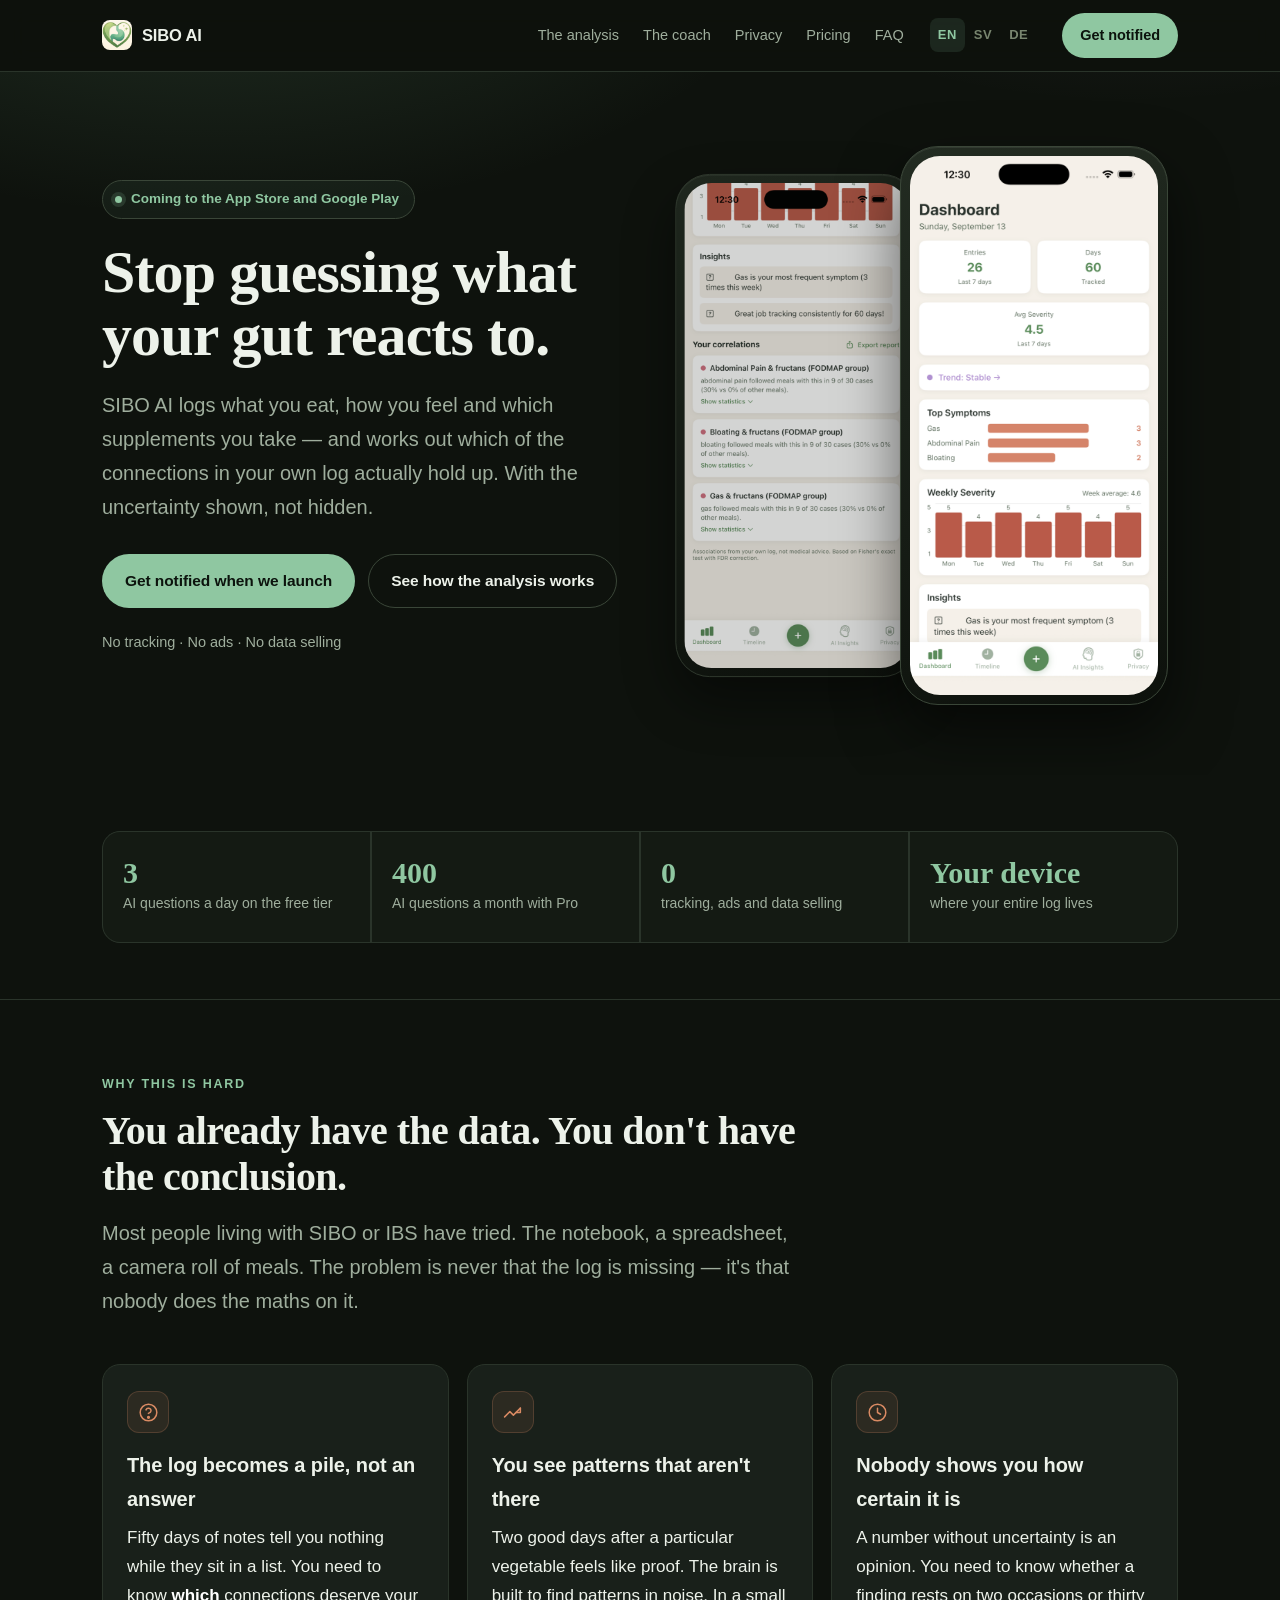
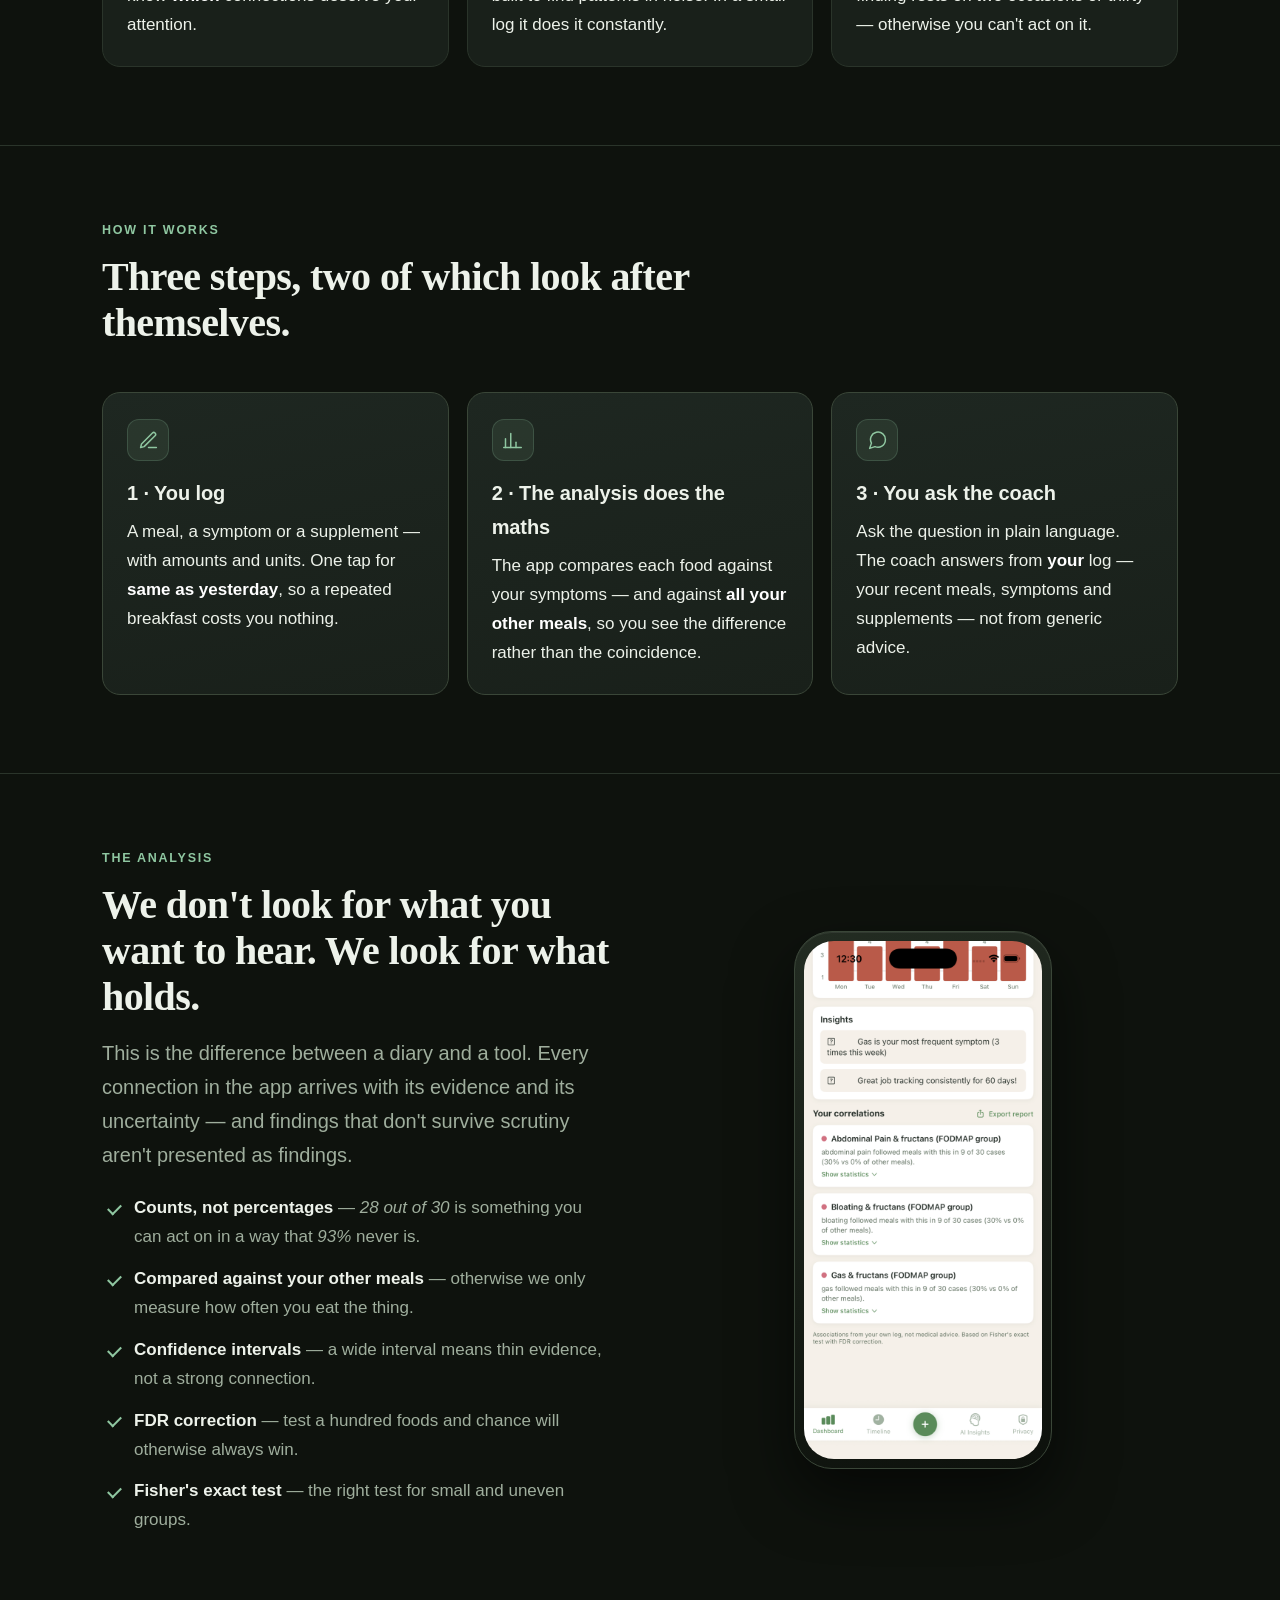
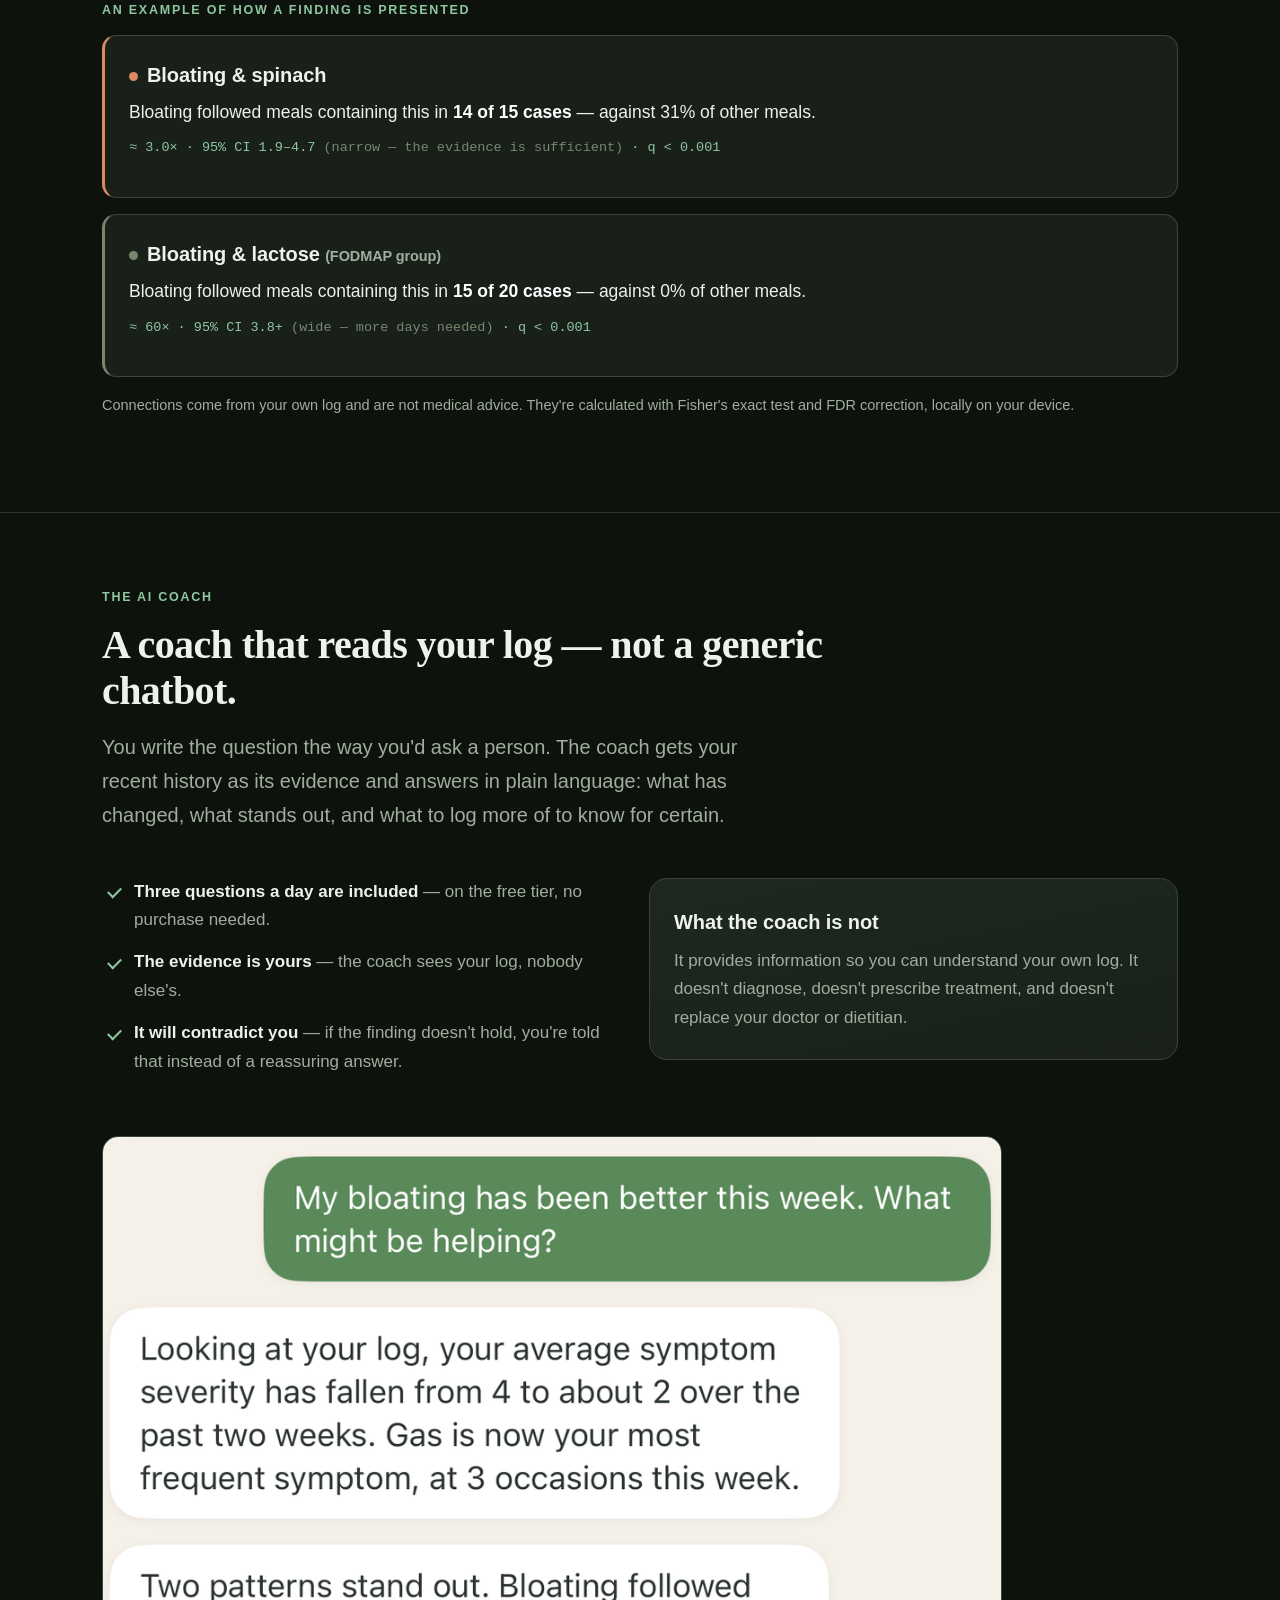
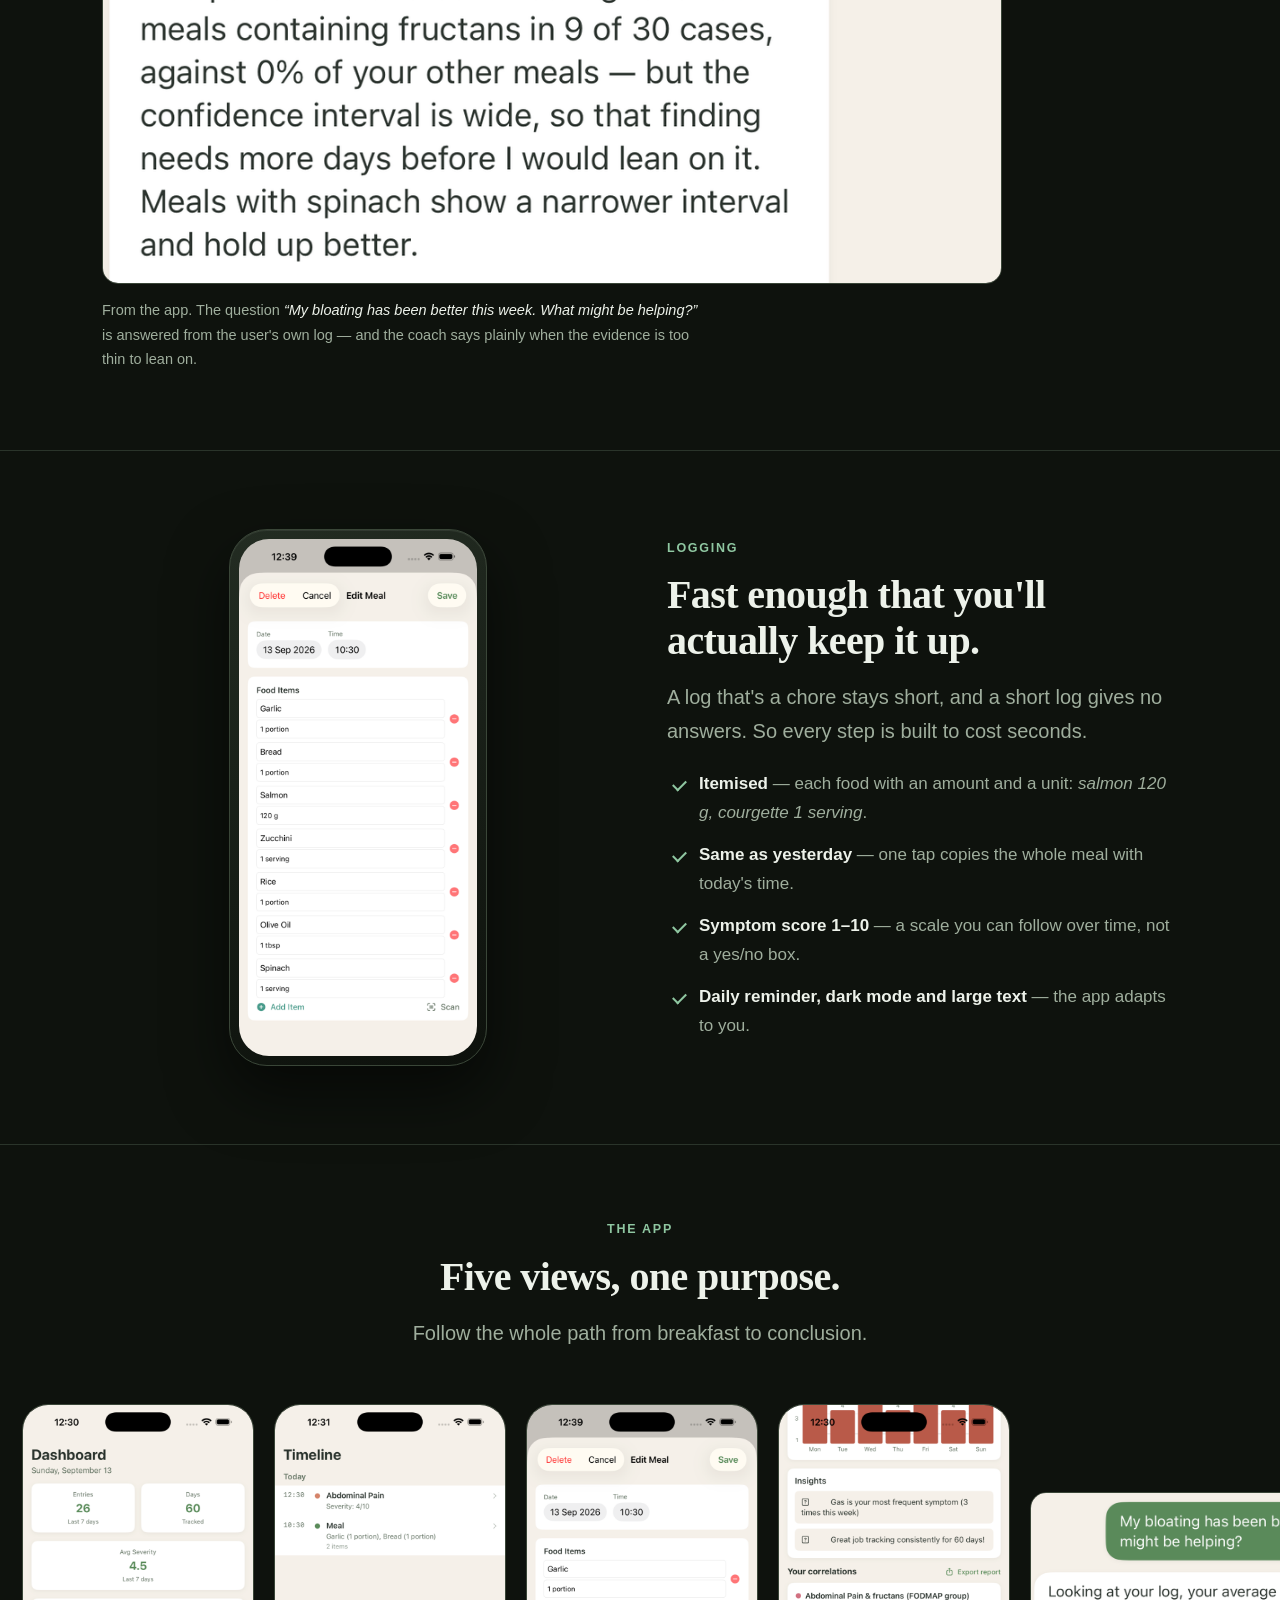
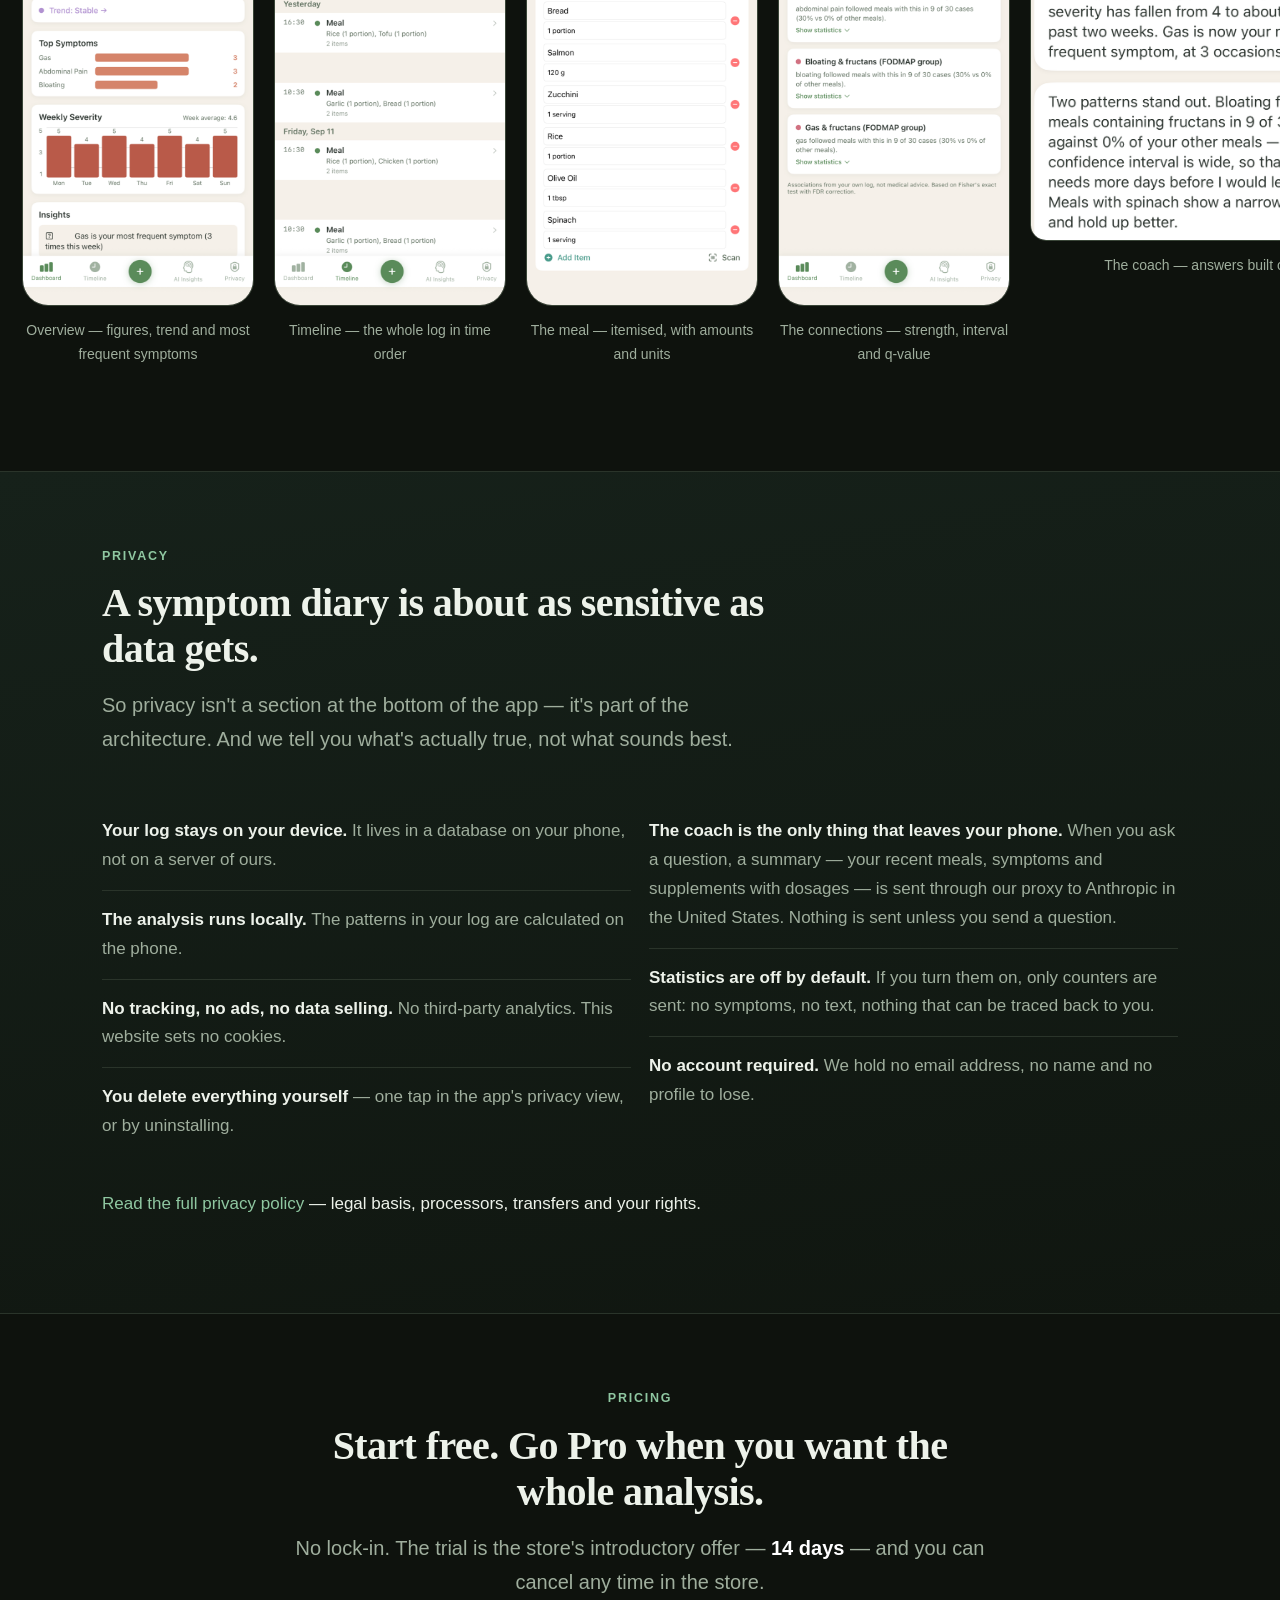
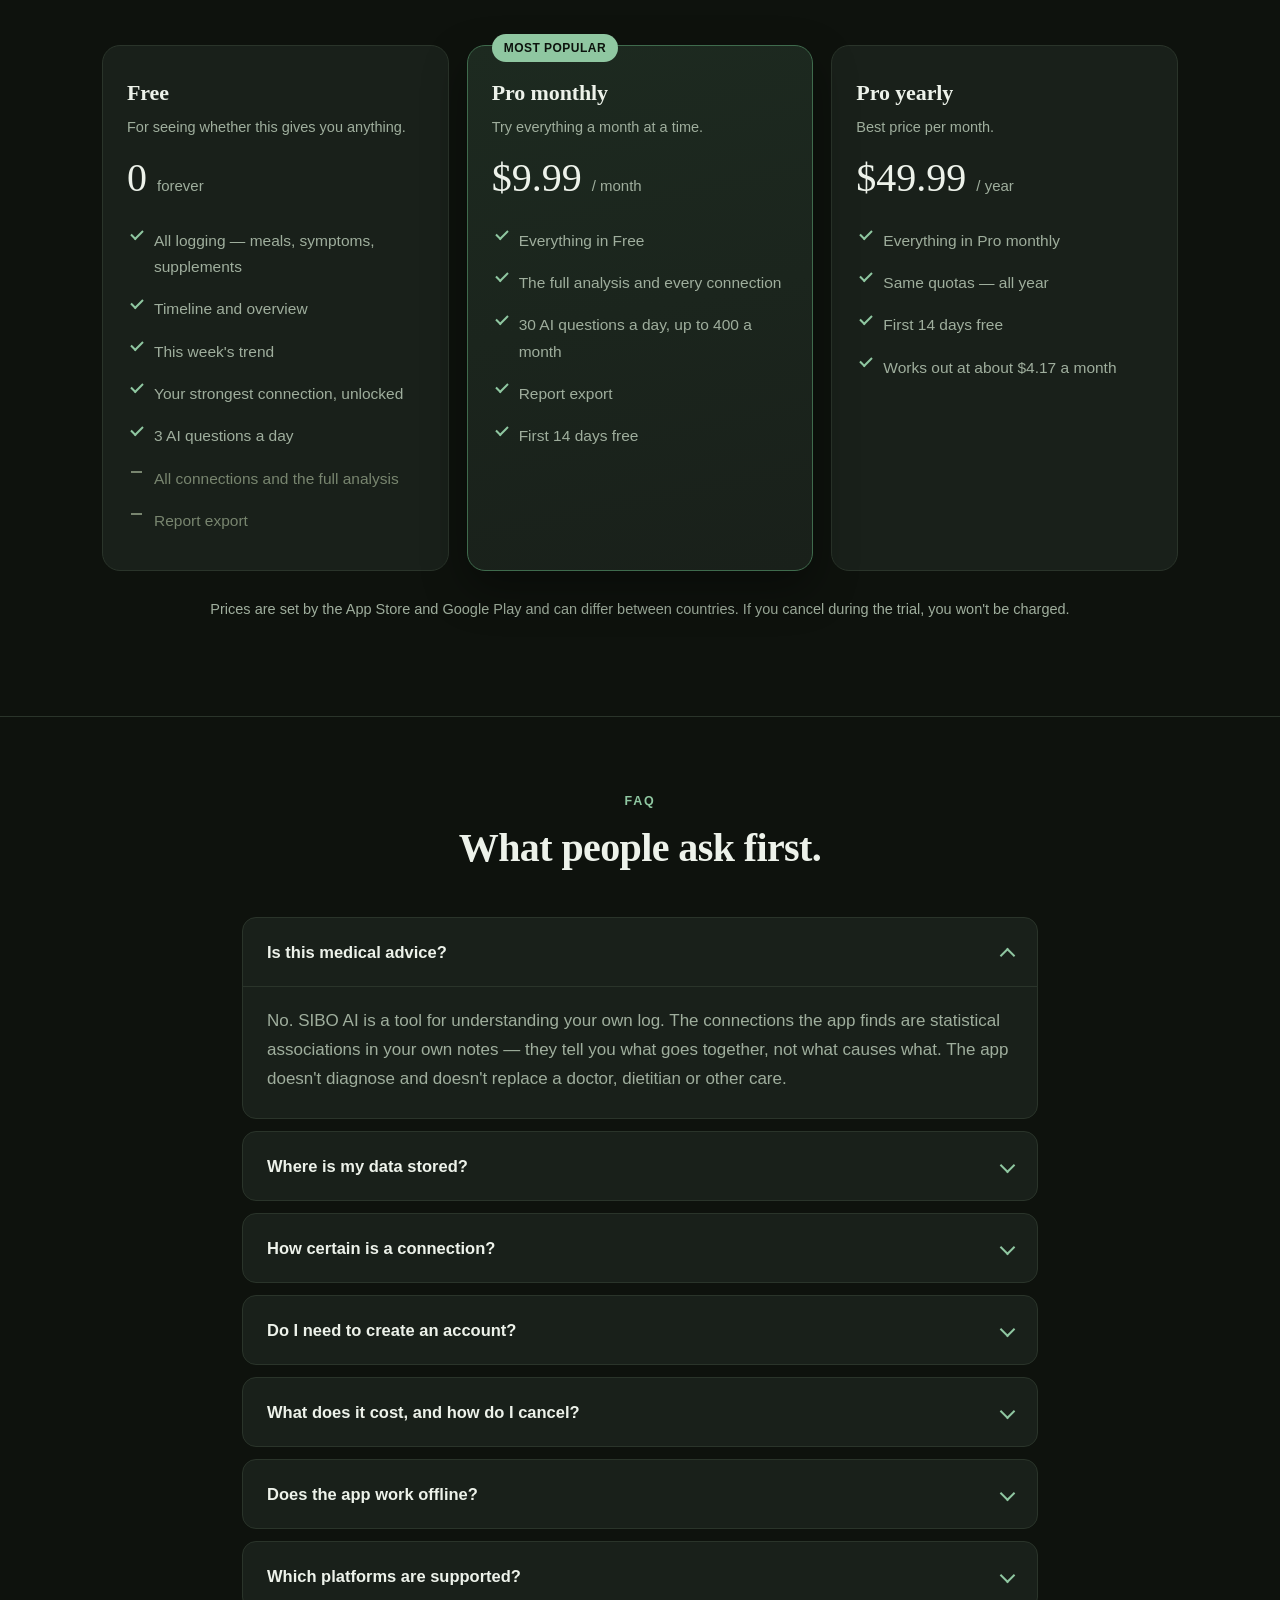
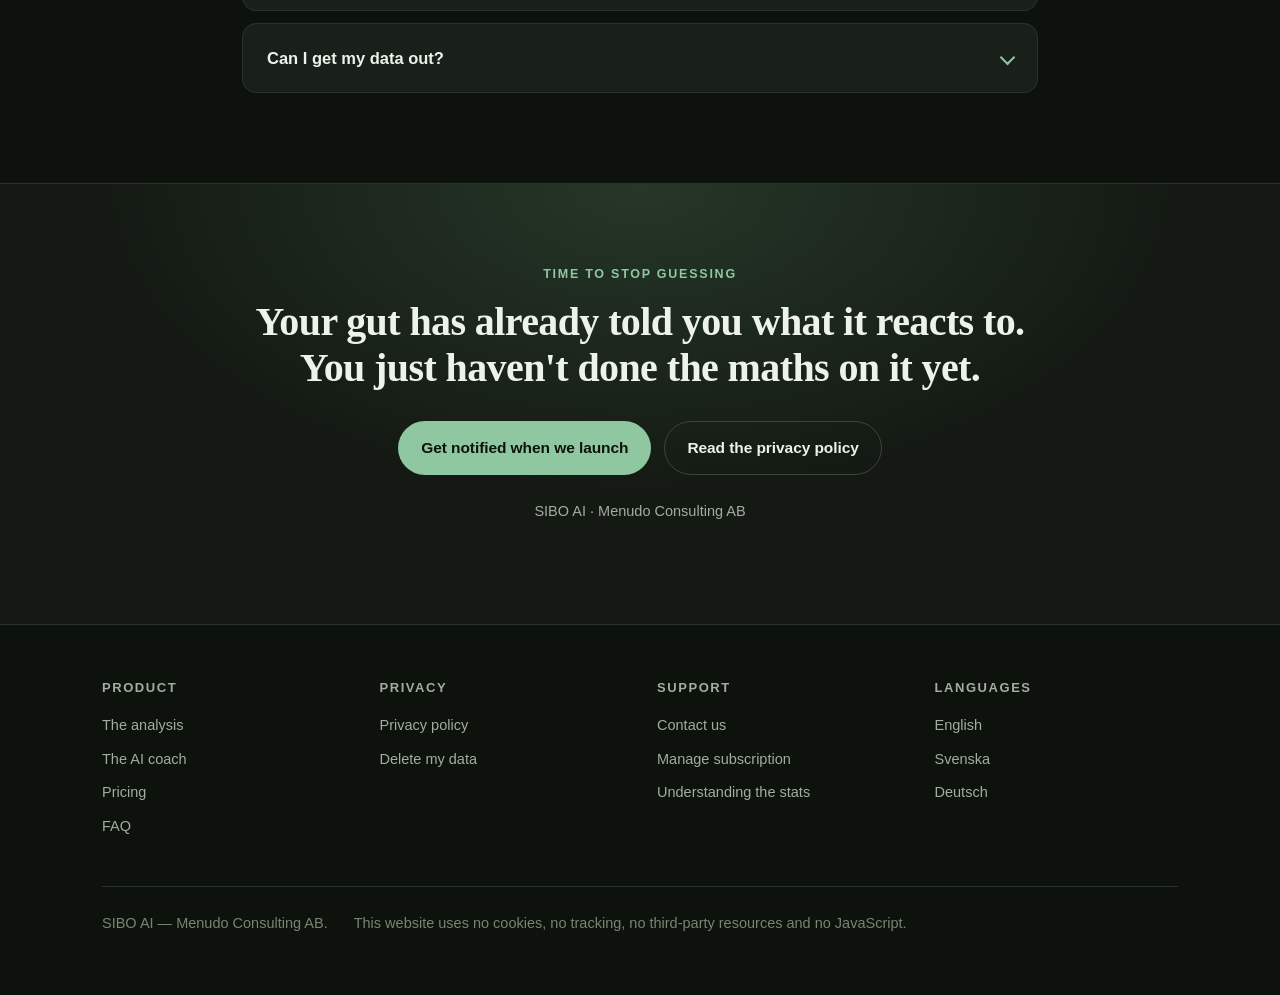
<file: index.html>
<!DOCTYPE html>
<html lang="en">
<head>
<meta charset="utf-8">
<meta name="viewport" content="width=device-width, initial-scale=1">
<title>SIBO AI — find the pattern behind your gut symptoms</title>
<meta name="description" content="Log meals, symptoms and supplements in seconds. SIBO AI works out which connections in your own log actually hold up — with the uncertainty shown. No tracking, no ads.">
<meta name="robots" content="index,follow">
<meta name="theme-color" content="#0e120d">
<link rel="canonical" href="https://siboai.app/">
<link rel="alternate" hreflang="en" href="https://siboai.app/">
<link rel="alternate" hreflang="sv" href="https://siboai.app/sv/">
<link rel="alternate" hreflang="de" href="https://siboai.app/de/">
<link rel="alternate" hreflang="x-default" href="https://siboai.app/">
<link rel="icon" href="/img/favicon-64.png" sizes="64x64">
<link rel="icon" href="/img/icon-192.png" sizes="192x192">
<link rel="apple-touch-icon" href="/img/apple-touch-icon.png">
<meta property="og:type" content="website">
<meta property="og:url" content="https://siboai.app/">
<meta property="og:site_name" content="SIBO AI">
<meta property="og:locale" content="en_US">
<meta property="og:locale:alternate" content="sv_SE">
<meta property="og:locale:alternate" content="de_DE">
<meta property="og:title" content="SIBO AI — find the pattern behind your gut symptoms">
<meta property="og:description" content="Your own log, put through real statistics. See which foods actually go with which symptoms — with confidence intervals, not gut feeling.">
<meta property="og:image" content="https://siboai.app/img/og.jpg">
<meta property="og:image:width" content="1024">
<meta property="og:image:height" content="500">
<meta name="twitter:card" content="summary_large_image">
<meta name="twitter:title" content="SIBO AI — find the pattern behind your gut symptoms">
<meta name="twitter:description" content="Your own log, put through real statistics. With the uncertainty shown.">
<meta name="twitter:image" content="https://siboai.app/img/og.jpg">
<link rel="stylesheet" href="/styles.css">
</head>
<body>

<header class="site"><div class="wrap">
  <a class="brand" href="/"><img src="/img/icon-192.png" alt="">SIBO AI</a>
  <nav>
    <a href="#analysis">The analysis</a>
    <a href="#coach">The coach</a>
    <a href="#privacy">Privacy</a>
    <a href="#pricing">Pricing</a>
    <a href="#faq">FAQ</a>
  </nav>
  <div class="langs" aria-label="Language">
    <a href="/" hreflang="en" title="English" aria-current="page">EN</a>
    <a href="/sv/" hreflang="sv" title="Svenska">SV</a>
    <a href="/de/" hreflang="de" title="Deutsch">DE</a>
  </div>
  <a class="btn btn-primary btn-sm" href="/support.html">Get notified</a>
</div></header>

<main>

<!-- ============ HERO ============ -->
<div class="hero">
  <div class="wrap">
    <div class="hero-grid">
      <div>
        <span class="pill"><span class="dot"></span>Coming to the App Store and Google Play</span>
        <h1>Stop guessing what your gut reacts to.</h1>
        <p class="lede">SIBO AI logs what you eat, how you feel and which supplements you take — and works out which of the connections in your own log actually hold up. With the uncertainty shown, not hidden.</p>
        <div class="cta-row">
          <a class="btn btn-primary" href="/support.html">Get notified when we launch</a>
          <a class="btn btn-ghost" href="#analysis">See how the analysis works</a>
        </div>
        <p class="small muted" style="margin-top:22px">No tracking · No ads · No data selling</p>
      </div>
      <div class="phones">
        <div class="phone phone-back"><img src="/img/5-correlations.png" alt="Correlation analysis in SIBO AI: which foods go with which symptoms" width="644" height="1400"></div>
        <div class="phone phone-front"><img src="/img/1-dashboard.png" alt="The overview in SIBO AI: this week's figures, the trend and your most frequent symptoms" width="644" height="1400"></div>
      </div>
    </div>
  </div>
</div>

<!-- ============ FIGURES ============ -->
<section class="tight">
  <div class="wrap">
    <div class="stats">
      <div class="stat"><b>3</b><span>AI questions a day on the free tier</span></div>
      <div class="stat"><b>400</b><span>AI questions a month with Pro</span></div>
      <div class="stat"><b>0</b><span>tracking, ads and data selling</span></div>
      <div class="stat"><b>Your device</b><span>where your entire log lives</span></div>
    </div>
  </div>
</section>

<!-- ============ THE PROBLEM ============ -->
<section class="section-rule">
  <div class="wrap">
    <div class="section-head">
      <p class="eyebrow">Why this is hard</p>
      <h2>You already have the data. You don't have the conclusion.</h2>
      <p class="lede">Most people living with SIBO or IBS have tried. The notebook, a spreadsheet, a camera roll of meals. The problem is never that the log is missing — it's that nobody does the maths on it.</p>
    </div>
    <div class="grid grid-3">
      <div class="card">
        <div class="ico ico-warm"><svg viewBox="0 0 24 24"><path d="M9.1 9a3 3 0 0 1 5.8 1c0 2-3 3-3 3"/><circle cx="12" cy="17.5" r="1"/><circle cx="12" cy="12" r="9.5"/></svg></div>
        <h3>The log becomes a pile, not an answer</h3>
        <p>Fifty days of notes tell you nothing while they sit in a list. You need to know <strong>which</strong> connections deserve your attention.</p>
      </div>
      <div class="card">
        <div class="ico ico-warm"><svg viewBox="0 0 24 24"><path d="M3 17l6-6 4 4 8-8"/><path d="M21 7v5h-5"/></svg></div>
        <h3>You see patterns that aren't there</h3>
        <p>Two good days after a particular vegetable feels like proof. The brain is built to find patterns in noise. In a small log it does it constantly.</p>
      </div>
      <div class="card">
        <div class="ico ico-warm"><svg viewBox="0 0 24 24"><circle cx="12" cy="12" r="9.5"/><path d="M12 7v5l3.5 2"/></svg></div>
        <h3>Nobody shows you how certain it is</h3>
        <p>A number without uncertainty is an opinion. You need to know whether a finding rests on two occasions or thirty — otherwise you can't act on it.</p>
      </div>
    </div>
  </div>
</section>

<!-- ============ HOW IT WORKS ============ -->
<section class="section-rule">
  <div class="wrap">
    <div class="section-head">
      <p class="eyebrow">How it works</p>
      <h2>Three steps, two of which look after themselves.</h2>
    </div>
    <div class="grid grid-3">
      <div class="card card-hi">
        <div class="ico"><svg viewBox="0 0 24 24"><path d="M12 20h9"/><path d="M16.5 3.5a2.1 2.1 0 0 1 3 3L7 19l-4 1 1-4z"/></svg></div>
        <h3>1 · You log</h3>
        <p>A meal, a symptom or a supplement — with amounts and units. One tap for <strong>same as yesterday</strong>, so a repeated breakfast costs you nothing.</p>
      </div>
      <div class="card card-hi">
        <div class="ico"><svg viewBox="0 0 24 24"><path d="M4 20V10"/><path d="M10 20V4"/><path d="M16 20v-6"/><path d="M22 20H2"/></svg></div>
        <h3>2 · The analysis does the maths</h3>
        <p>The app compares each food against your symptoms — and against <strong>all your other meals</strong>, so you see the difference rather than the coincidence.</p>
      </div>
      <div class="card card-hi">
        <div class="ico"><svg viewBox="0 0 24 24"><path d="M21 11.5a8.4 8.4 0 0 1-11.9 7.5L3 21l2.1-6a8.5 8.5 0 1 1 15.9-3.5z"/></svg></div>
        <h3>3 · You ask the coach</h3>
        <p>Ask the question in plain language. The coach answers from <strong>your</strong> log — your recent meals, symptoms and supplements — not from generic advice.</p>
      </div>
    </div>
  </div>
</section>

<!-- ============ THE ANALYSIS ============ -->
<section class="section-rule" id="analysis">
  <div class="wrap">
    <div class="split">
      <div>
        <p class="eyebrow">The analysis</p>
        <h2>We don't look for what you want to hear. We look for what holds.</h2>
        <p class="lede">This is the difference between a diary and a tool. Every connection in the app arrives with its evidence and its uncertainty — and findings that don't survive scrutiny aren't presented as findings.</p>
        <ul class="checklist">
          <li><strong>Counts, not percentages</strong> — <em>28 out of 30</em> is something you can act on in a way that <em>93%</em> never is.</li>
          <li><strong>Compared against your other meals</strong> — otherwise we only measure how often you eat the thing.</li>
          <li><strong>Confidence intervals</strong> — a wide interval means thin evidence, not a strong connection.</li>
          <li><strong>FDR correction</strong> — test a hundred foods and chance will otherwise always win.</li>
          <li><strong>Fisher's exact test</strong> — the right test for small and uneven groups.</li>
        </ul>
      </div>
      <div class="phone"><img src="/img/5-correlations.png" alt="The list of connections in SIBO AI with strength, confidence interval and q-value" width="644" height="1400"></div>
    </div>

    <div style="margin-top:56px">
      <p class="eyebrow">An example of how a finding is presented</p>
      <div class="proof">
        <h3><span class="bullet-warm"></span>Bloating &amp; spinach</h3>
        <p class="finding">Bloating followed meals containing this in <strong>14 of 15 cases</strong> — against 31% of other meals.</p>
        <p class="meta">≈ 3.0× · 95% CI 1.9–4.7 <em>(narrow — the evidence is sufficient)</em> · q &lt; 0.001</p>
      </div>
      <div class="proof" style="border-left-color: var(--muted-dim)">
        <h3><span class="bullet-warm" style="background: var(--muted-dim)"></span>Bloating &amp; lactose <span class="muted small">(FODMAP group)</span></h3>
        <p class="finding">Bloating followed meals containing this in <strong>15 of 20 cases</strong> — against 0% of other meals.</p>
        <p class="meta">≈ 60× · 95% CI 3.8+ <em>(wide — more days needed)</em> · q &lt; 0.001</p>
      </div>
      <p class="small muted">Connections come from your own log and are not medical advice. They're calculated with Fisher's exact test and FDR correction, locally on your device.</p>
    </div>
  </div>
</section>

<!-- ============ THE COACH ============ -->
<section class="section-rule" id="coach">
  <div class="wrap">
    <div class="section-head" style="max-width:80ch">
      <p class="eyebrow">The AI coach</p>
      <h2>A coach that reads your log — not a generic chatbot.</h2>
      <p class="lede">You write the question the way you'd ask a person. The coach gets your recent history as its evidence and answers in plain language: what has changed, what stands out, and what to log more of to know for certain.</p>
    </div>
    <div class="grid grid-2">
      <ul class="checklist" style="margin-top:0">
        <li><strong>Three questions a day are included</strong> — on the free tier, no purchase needed.</li>
        <li><strong>The evidence is yours</strong> — the coach sees your log, nobody else's.</li>
        <li><strong>It will contradict you</strong> — if the finding doesn't hold, you're told that instead of a reassuring answer.</li>
      </ul>
      <div class="card card-hi" style="align-self:start">
        <h3>What the coach is not</h3>
        <p class="muted" style="margin-bottom:0">It provides information so you can understand your own log. It doesn't diagnose, doesn't prescribe treatment, and doesn't replace your doctor or dietitian.</p>
      </div>
    </div>
    <figure class="banner">
      <img src="/img/ai-utdrag.png" alt="From the app: the AI coach answers a question about why bloating improved, using the change in the user's own log as the evidence" width="1000" height="831">
      <figcaption>From the app. The question <em>“My bloating has been better this week. What might be helping?”</em> is answered from the user's own log — and the coach says plainly when the evidence is too thin to lean on.</figcaption>
    </figure>
  </div>
</section>

<!-- ============ LOGGING ============ -->
<section class="section-rule">
  <div class="wrap">
    <div class="split">
      <div class="phone"><img src="/img/4-symptom.png" alt="Editing a meal in SIBO AI, with itemised logging of foods and amounts" width="644" height="1400"></div>
      <div>
        <p class="eyebrow">Logging</p>
        <h2>Fast enough that you'll actually keep it up.</h2>
        <p class="lede">A log that's a chore stays short, and a short log gives no answers. So every step is built to cost seconds.</p>
        <ul class="checklist">
          <li><strong>Itemised</strong> — each food with an amount and a unit: <em>salmon 120 g, courgette 1 serving</em>.</li>
          <li><strong>Same as yesterday</strong> — one tap copies the whole meal with today's time.</li>
          <li><strong>Symptom score 1–10</strong> — a scale you can follow over time, not a yes/no box.</li>
          <li><strong>Daily reminder, dark mode and large text</strong> — the app adapts to you.</li>
        </ul>
      </div>
    </div>
  </div>
</section>

<!-- ============ GALLERY ============ -->
<section class="section-rule">
  <div class="wrap">
    <div class="section-head center">
      <p class="eyebrow">The app</p>
      <h2>Five views, one purpose.</h2>
      <p class="lede">Follow the whole path from breakfast to conclusion.</p>
    </div>
  </div>
  <div class="strip">
    <figure class="shot"><img src="/img/1-dashboard.png" alt="The overview in SIBO AI" width="644" height="1400"><figcaption>Overview — figures, trend and most frequent symptoms</figcaption></figure>
    <figure class="shot"><img src="/img/2-timeline.png" alt="The timeline in SIBO AI" width="644" height="1400"><figcaption>Timeline — the whole log in time order</figcaption></figure>
    <figure class="shot"><img src="/img/4-symptom.png" alt="Editing a meal in SIBO AI" width="644" height="1400"><figcaption>The meal — itemised, with amounts and units</figcaption></figure>
    <figure class="shot"><img src="/img/5-correlations.png" alt="Correlation analysis in SIBO AI" width="644" height="1400"><figcaption>The connections — strength, interval and q-value</figcaption></figure>
    <figure class="shot wide"><img src="/img/ai-utdrag.png" alt="The AI coach in SIBO AI answering from the user's own log" width="1000" height="831"><figcaption>The coach — answers built on your own log</figcaption></figure>
  </div>
</section>

<!-- ============ PRIVACY ============ -->
<div class="privacy-band" id="privacy">
  <section>
    <div class="wrap">
      <div class="section-head">
        <p class="eyebrow">Privacy</p>
        <h2>A symptom diary is about as sensitive as data gets.</h2>
        <p class="lede">So privacy isn't a section at the bottom of the app — it's part of the architecture. And we tell you what's actually true, not what sounds best.</p>
      </div>
      <div class="grid grid-2">
        <ul class="ticklist">
          <li><b>Your log stays on your device.</b> It lives in a database on your phone, not on a server of ours.</li>
          <li><b>The analysis runs locally.</b> The patterns in your log are calculated on the phone.</li>
          <li><b>No tracking, no ads, no data selling.</b> No third-party analytics. This website sets no cookies.</li>
          <li><b>You delete everything yourself</b> — one tap in the app's privacy view, or by uninstalling.</li>
        </ul>
        <ul class="ticklist">
          <li><b>The coach is the only thing that leaves your phone.</b> When you ask a question, a summary — your recent meals, symptoms and supplements with dosages — is sent through our proxy to Anthropic in the United States. Nothing is sent unless you send a question.</li>
          <li><b>Statistics are off by default.</b> If you turn them on, only counters are sent: no symptoms, no text, nothing that can be traced back to you.</li>
          <li><b>No account required.</b> We hold no email address, no name and no profile to lose.</li>
        </ul>
      </div>
      <p style="margin-top:34px"><a href="/privacy.html">Read the full privacy policy</a> — legal basis, processors, transfers and your rights.</p>
    </div>
  </section>
</div>

<!-- ============ PRICING ============ -->
<section id="pricing">
  <div class="wrap">
    <div class="section-head center">
      <p class="eyebrow">Pricing</p>
      <h2>Start free. Go Pro when you want the whole analysis.</h2>
      <p class="lede">No lock-in. The trial is the store's introductory offer — <strong>14 days</strong> — and you can cancel any time in the store.</p>
    </div>
    <div class="plans">
      <div class="plan">
        <h3>Free</h3>
        <p class="muted small">For seeing whether this gives you anything.</p>
        <p class="price">0&nbsp;<small>forever</small></p>
        <ul>
          <li>All logging — meals, symptoms, supplements</li>
          <li>Timeline and overview</li>
          <li>This week's trend</li>
          <li>Your strongest connection, unlocked</li>
          <li>3 AI questions a day</li>
          <li class="off">All connections and the full analysis</li>
          <li class="off">Report export</li>
        </ul>
      </div>
      <div class="plan plan-hi">
        <span class="tag">Most popular</span>
        <h3>Pro monthly</h3>
        <p class="muted small">Try everything a month at a time.</p>
        <p class="price">$9.99&nbsp;<small>/ month</small></p>
        <ul>
          <li>Everything in Free</li>
          <li>The full analysis and every connection</li>
          <li>30 AI questions a day, up to 400 a month</li>
          <li>Report export</li>
          <li>First 14 days free</li>
        </ul>
      </div>
      <div class="plan">
        <h3>Pro yearly</h3>
        <p class="muted small">Best price per month.</p>
        <p class="price">$49.99&nbsp;<small>/ year</small></p>
        <ul>
          <li>Everything in Pro monthly</li>
          <li>Same quotas — all year</li>
          <li>First 14 days free</li>
          <li>Works out at about $4.17 a month</li>
        </ul>
      </div>
    </div>
    <p class="small muted center" style="margin-top:26px">Prices are set by the App Store and Google Play and can differ between countries. If you cancel during the trial, you won't be charged.</p>
  </div>
</section>

<!-- ============ FAQ ============ -->
<section class="section-rule" id="faq">
  <div class="wrap" style="max-width:840px">
    <div class="section-head center">
      <p class="eyebrow">FAQ</p>
      <h2>What people ask first.</h2>
    </div>

    <details class="faq" open>
      <summary>Is this medical advice?</summary>
      <div class="answer"><p>No. SIBO AI is a tool for understanding your own log. The connections the app finds are statistical associations in your own notes — they tell you what goes together, not what causes what. The app doesn't diagnose and doesn't replace a doctor, dietitian or other care.</p></div>
    </details>

    <details class="faq">
      <summary>Where is my data stored?</summary>
      <div class="answer"><p>In a database on your own device. We hold no server with your log. The only thing that leaves your phone is the context sent when <em>you</em> ask the AI coach a question — and that goes through our proxy to Anthropic in the United States. If you don't ask, nothing is sent.</p></div>
    </details>

    <details class="faq">
      <summary>How certain is a connection?</summary>
      <div class="answer"><p>Every finding is shown with its number of occasions, its strength, a confidence interval and a q-value. A wide interval means the evidence is thin — not that the connection is absent. We'd rather show you the uncertainty openly than a neat number you can't trust.</p></div>
    </details>

    <details class="faq">
      <summary>Do I need to create an account?</summary>
      <div class="answer"><p>No. There's no sign-in, no email address and no name. The app works from the first second and knows nothing about who you are.</p></div>
    </details>

    <details class="faq">
      <summary>What does it cost, and how do I cancel?</summary>
      <div class="answer"><p>The free tier costs nothing and gives you three AI questions a day. Pro is available monthly or yearly, with a 14-day free trial. The trial and the subscription belong to the store you bought them from: <strong>iPhone</strong> — Settings → your name → Subscriptions. <strong>Android</strong> — Google Play → Payments and subscriptions. If you cancel during the trial, you won't be charged.</p></div>
    </details>

    <details class="faq">
      <summary>Does the app work offline?</summary>
      <div class="answer"><p>Logging, the overview, the timeline and the pattern analysis all work with no connection at all — everything is calculated on the phone. The AI coach needs a network, because the answer comes from an external model.</p></div>
    </details>

    <details class="faq">
      <summary>Which platforms are supported?</summary>
      <div class="answer"><p>iPhone and Android. The app follows dark mode, large text and your timezone — the day boundary follows your local time, not a server in another country.</p></div>
    </details>

    <details class="faq">
      <summary>Can I get my data out?</summary>
      <div class="answer"><p>Yes. You can export a report from the app, and you can delete everything with one tap. Your data is yours — you shouldn't have to request it from us.</p></div>
    </details>
  </div>
</section>

<!-- ============ FINAL CTA ============ -->
<div class="final">
  <div class="wrap">
    <p class="eyebrow">Time to stop guessing</p>
    <h2>Your gut has already told you what it reacts to.<br>You just haven't done the maths on it yet.</h2>
    <div class="cta-row">
      <a class="btn btn-primary" href="/support.html">Get notified when we launch</a>
      <a class="btn btn-ghost" href="/privacy.html">Read the privacy policy</a>
    </div>
    <p class="small muted" style="margin-top:24px">SIBO AI · Menudo Consulting AB</p>
  </div>
</div>

</main>

<footer class="site"><div class="wrap">
  <div class="foot-grid">
    <div>
      <h4>Product</h4>
      <a href="#analysis">The analysis</a>
      <a href="#coach">The AI coach</a>
      <a href="#pricing">Pricing</a>
      <a href="#faq">FAQ</a>
    </div>
    <div>
      <h4>Privacy</h4>
      <a href="/privacy.html">Privacy policy</a>
      <a href="/support.html">Delete my data</a>
    </div>
    <div>
      <h4>Support</h4>
      <a href="/support.html">Contact us</a>
      <a href="/support.html">Manage subscription</a>
      <a href="/support.html">Understanding the stats</a>
    </div>
    <div>
      <h4>Languages</h4>
      <a href="/" hreflang="en">English</a>
      <a href="/sv/" hreflang="sv">Svenska</a>
      <a href="/de/" hreflang="de">Deutsch</a>
    </div>
  </div>
  <div class="foot-bar">
    <p>SIBO AI — Menudo Consulting AB.</p>
    <p>This website uses no cookies, no tracking, no third-party resources and no JavaScript.</p>
  </div>
</div></footer>

</body>
</html>
</file>
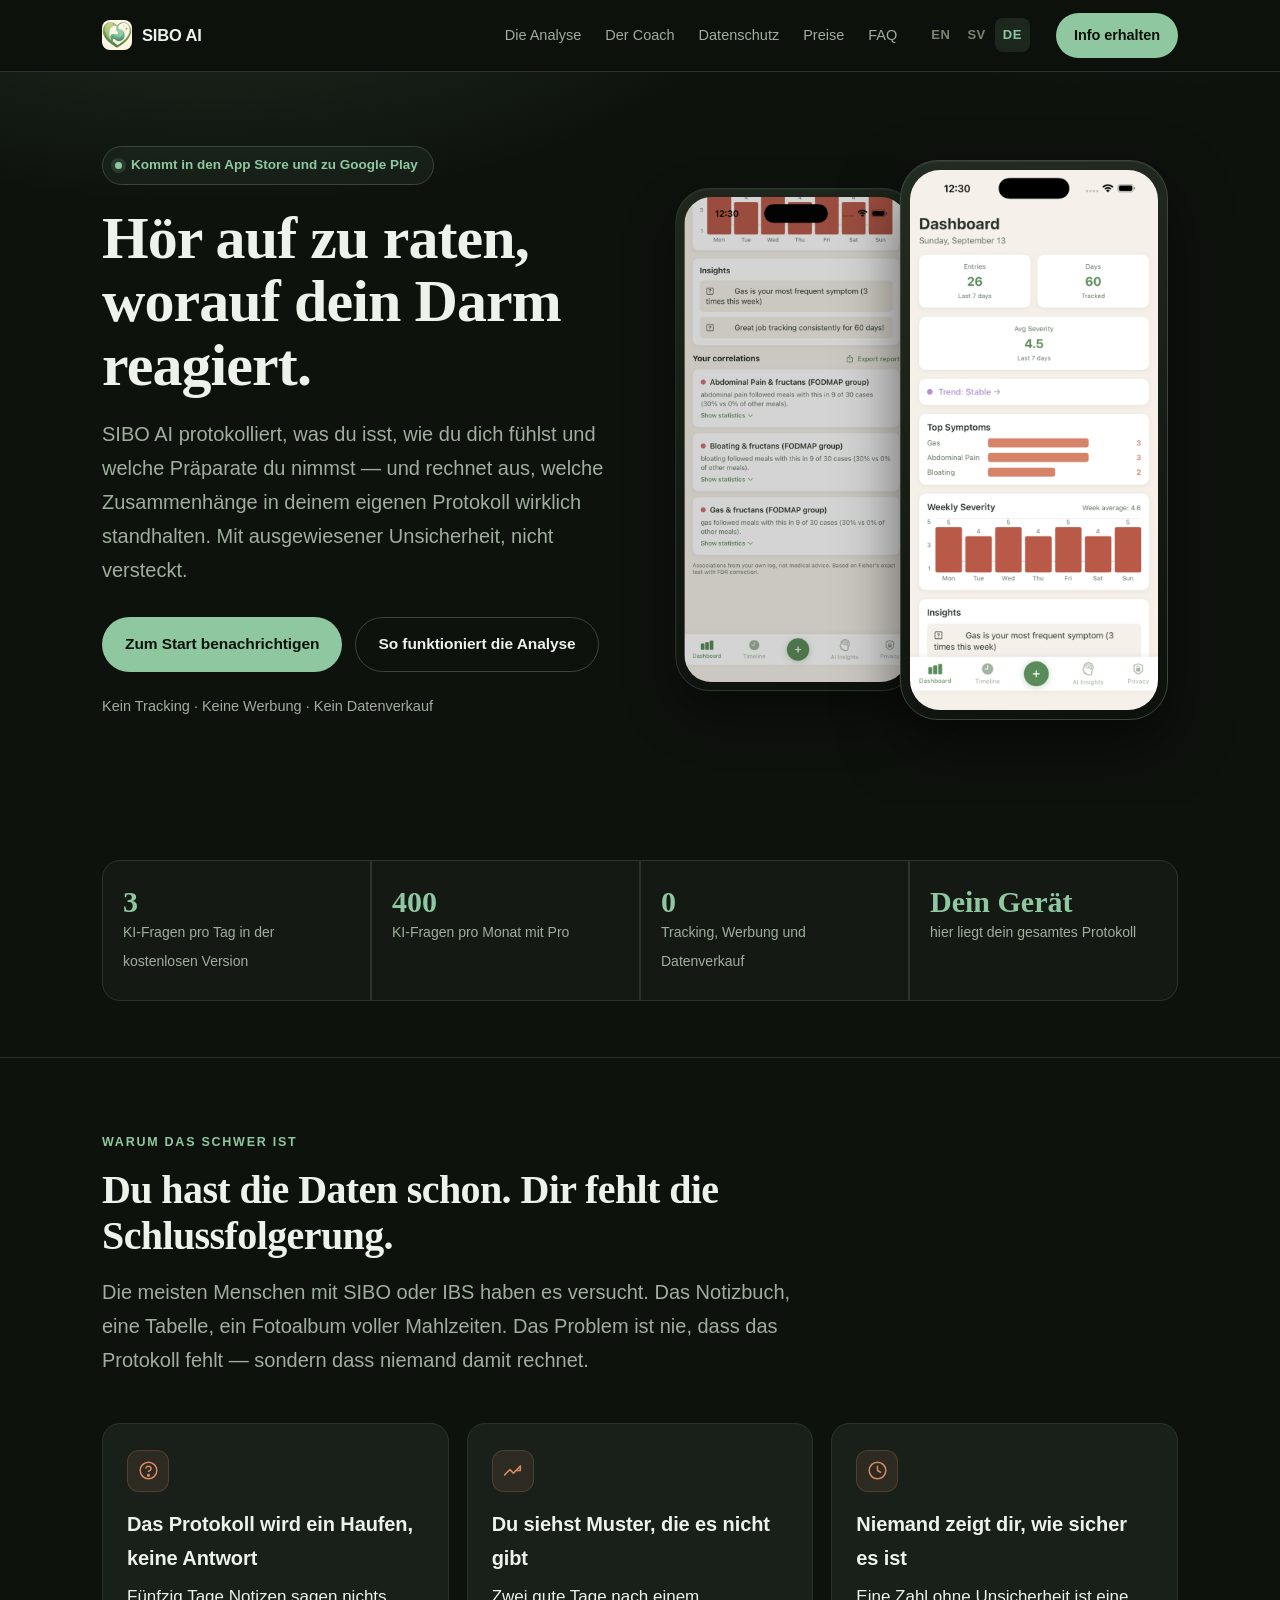
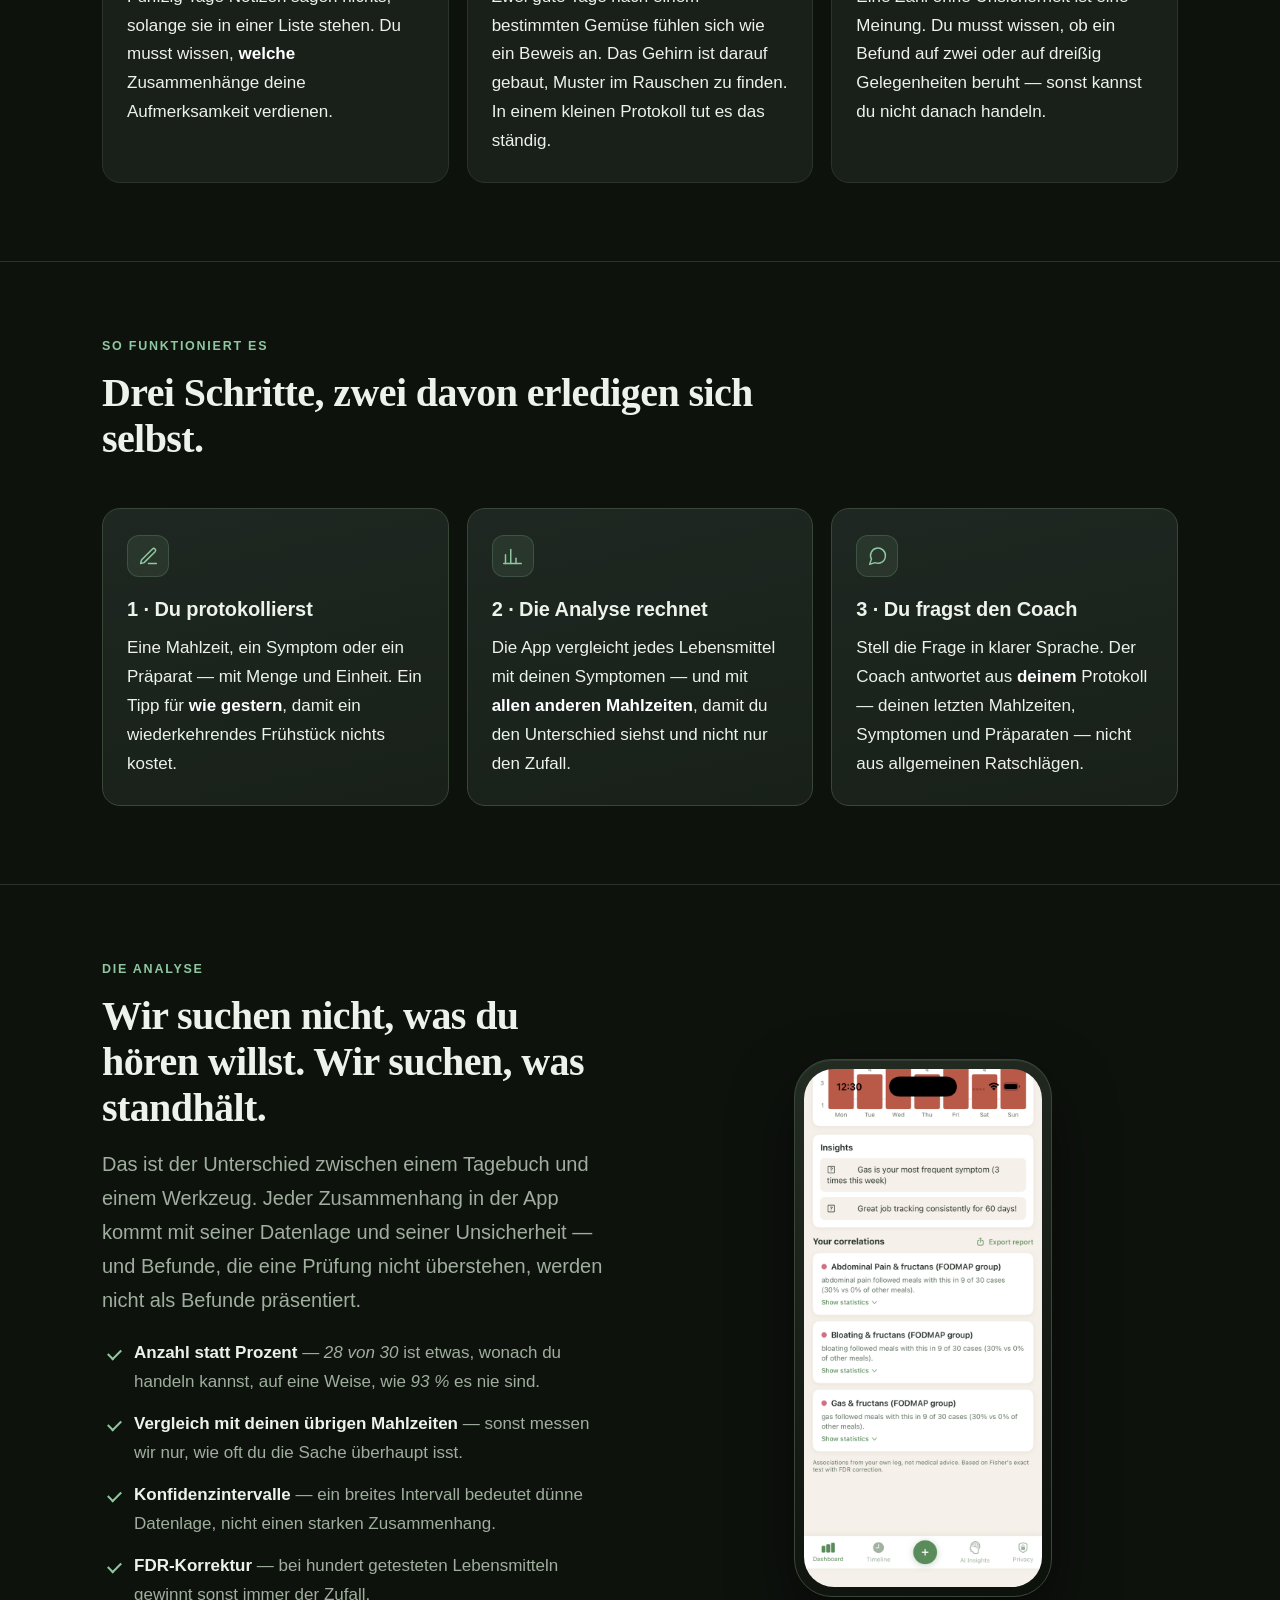
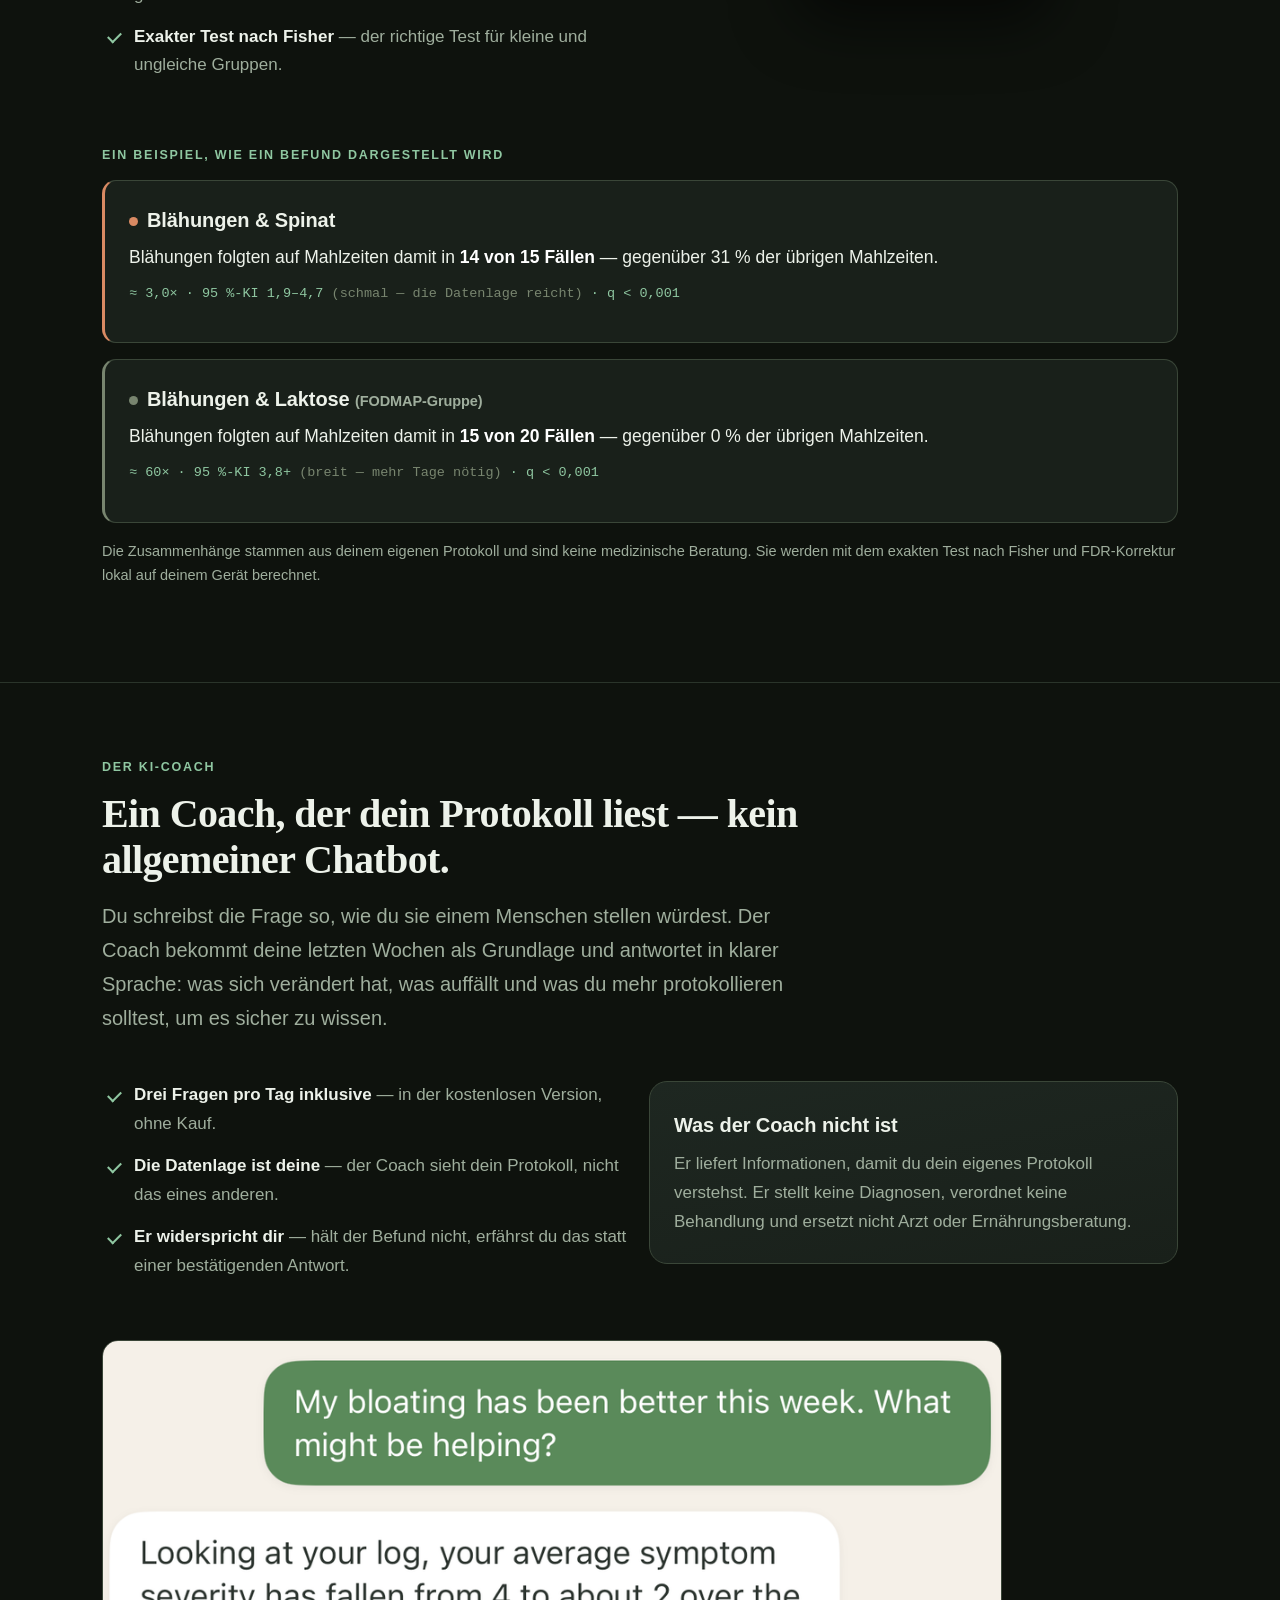
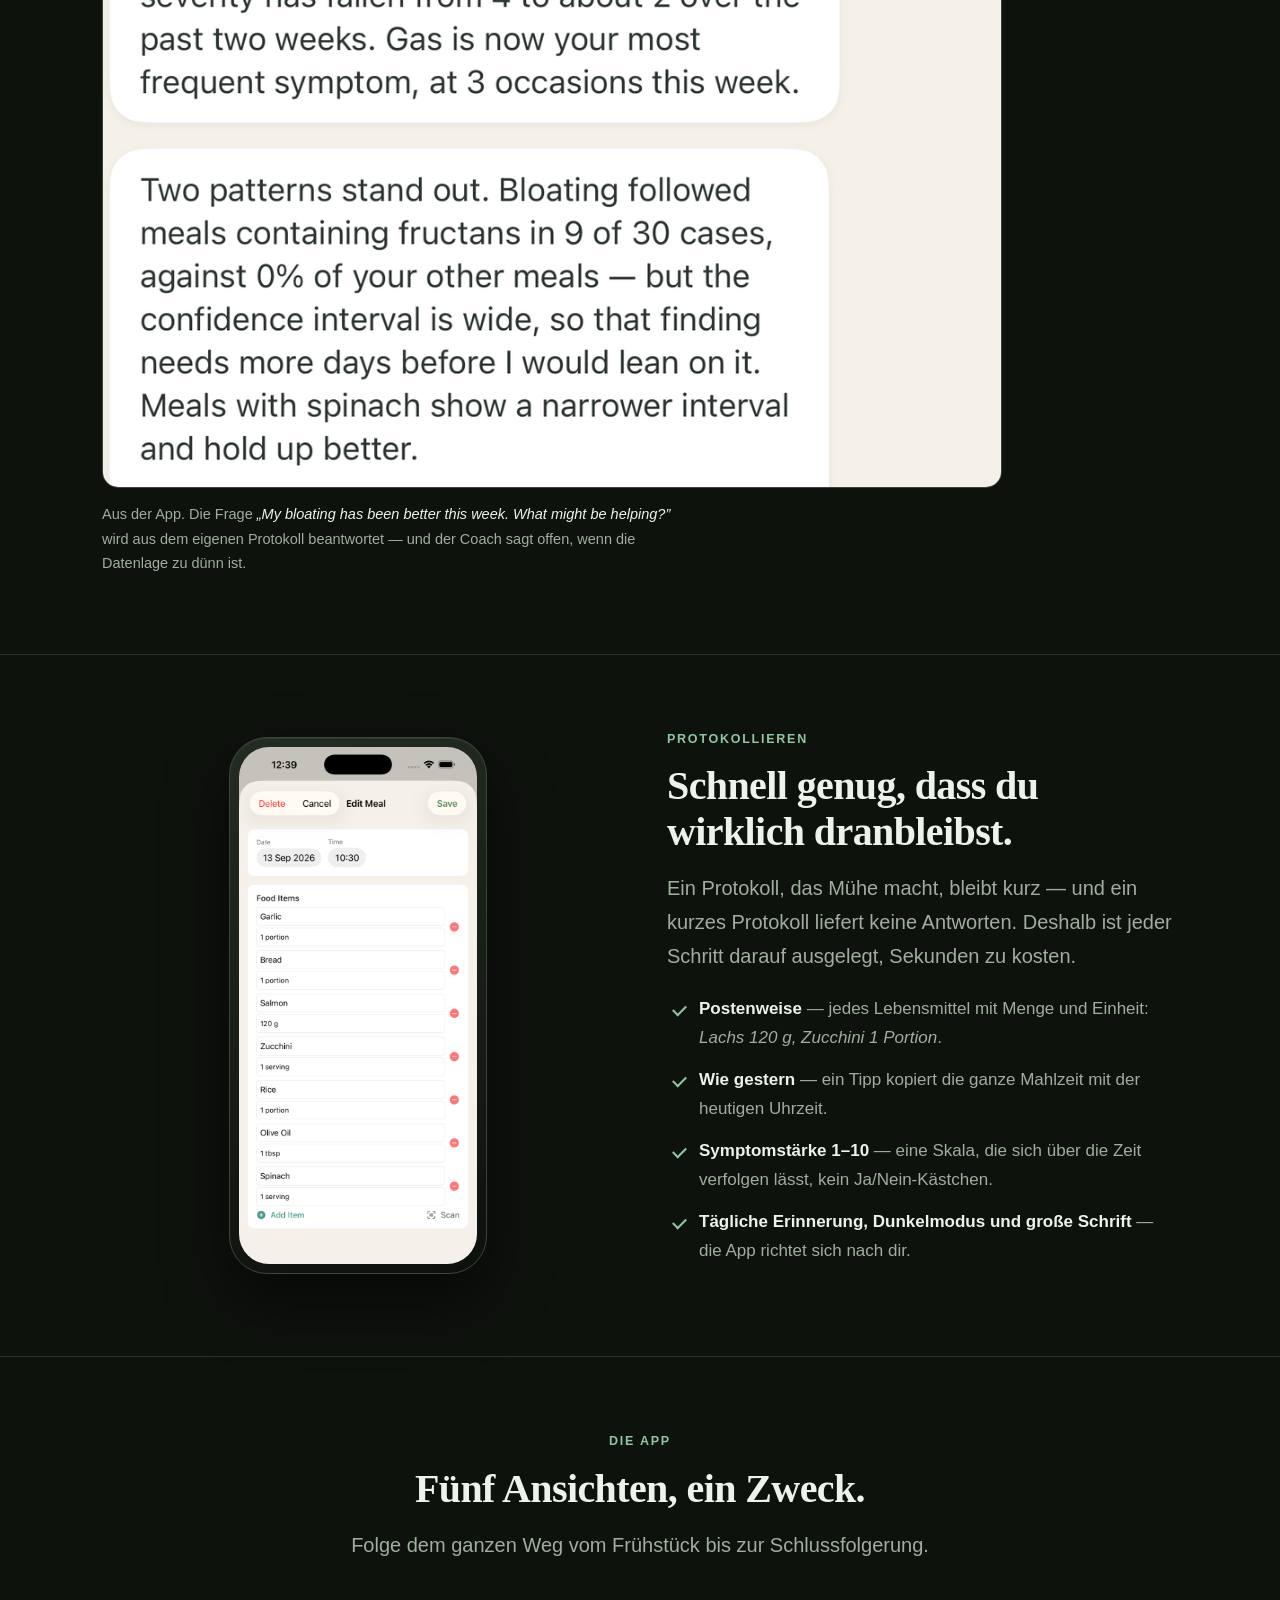
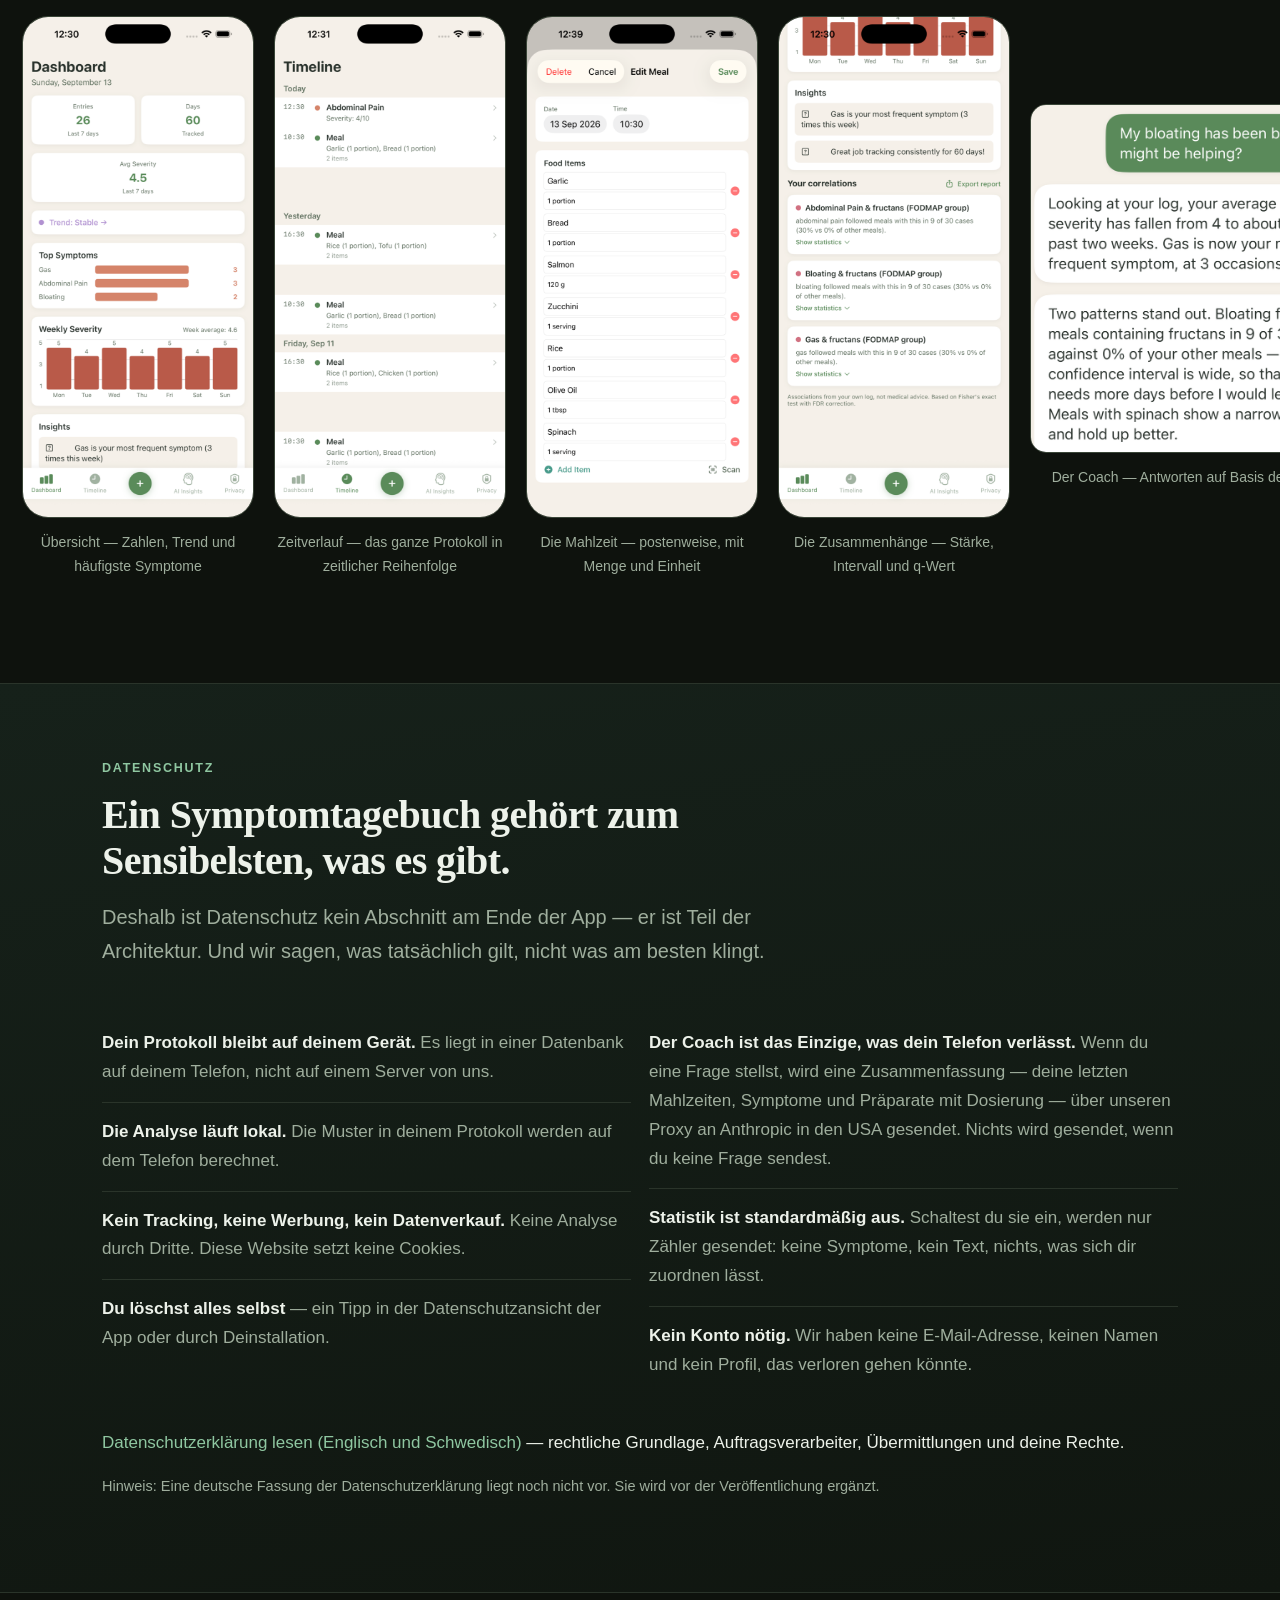
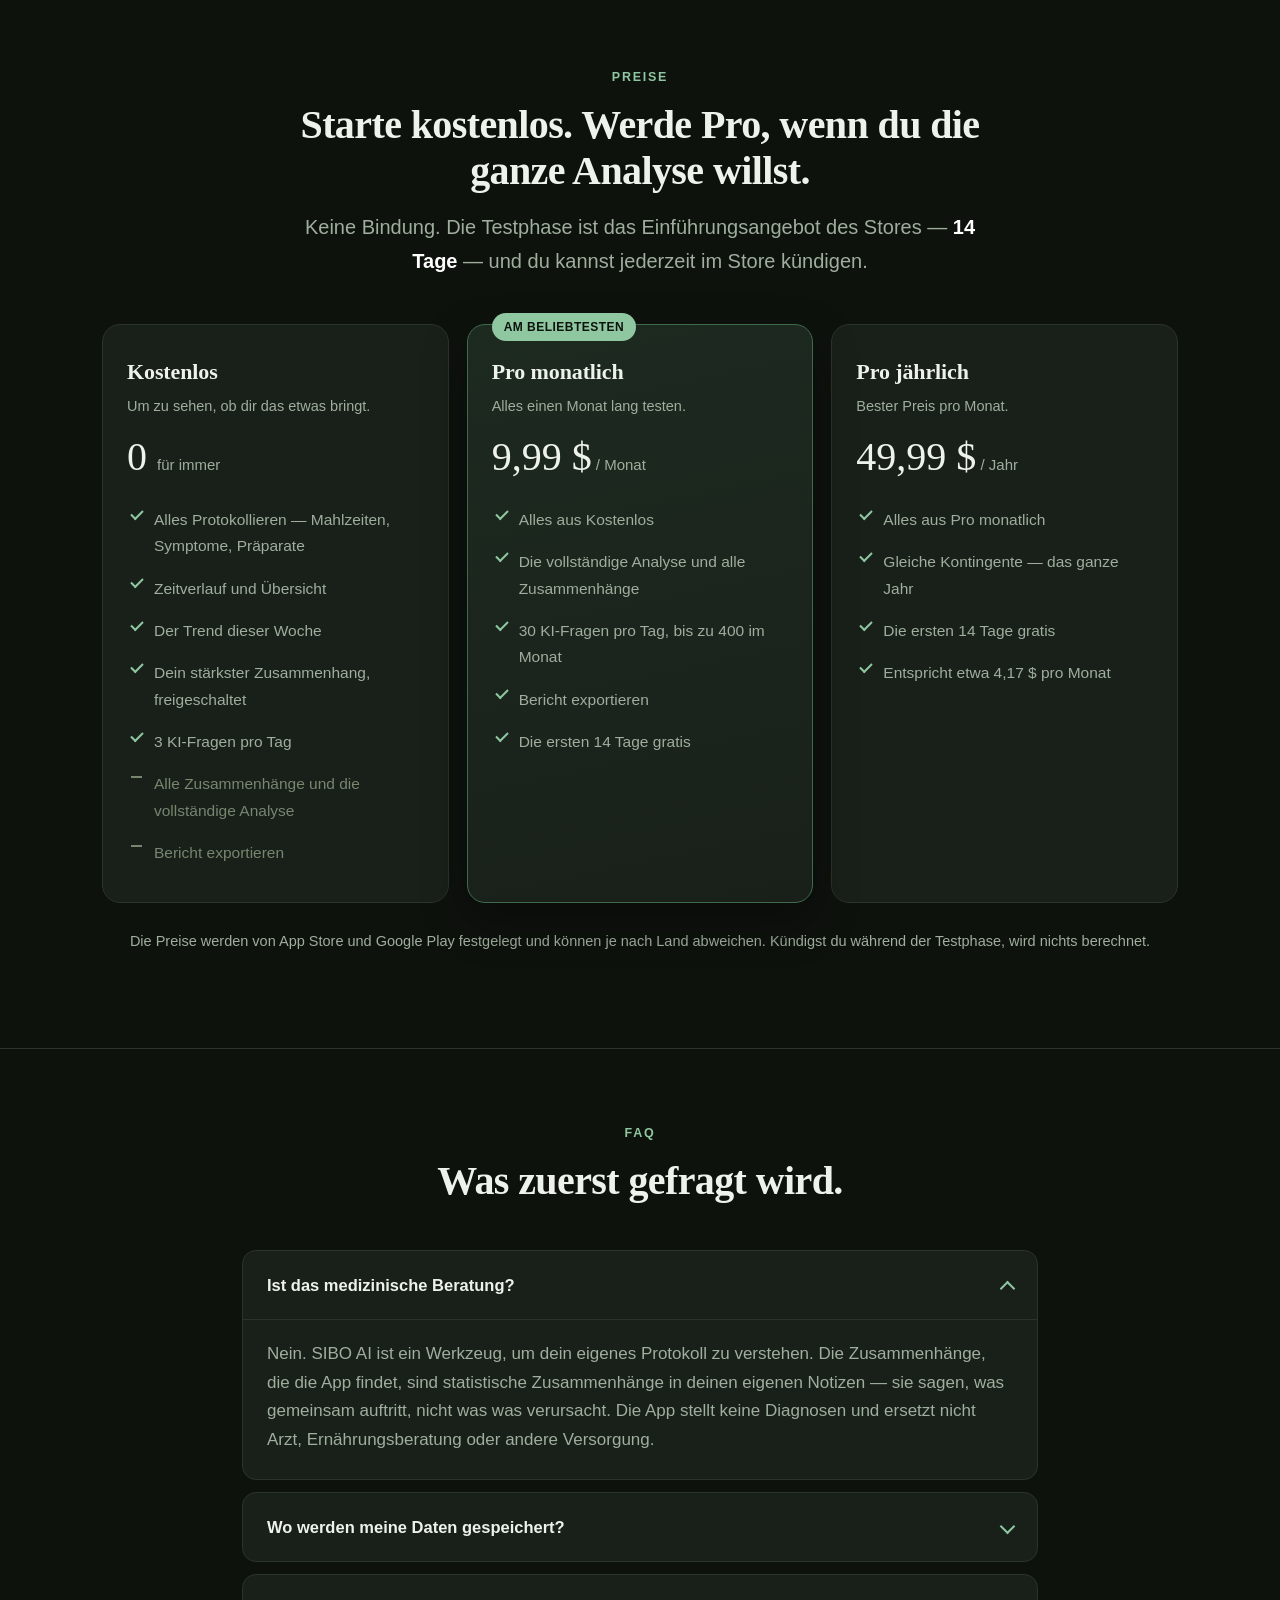
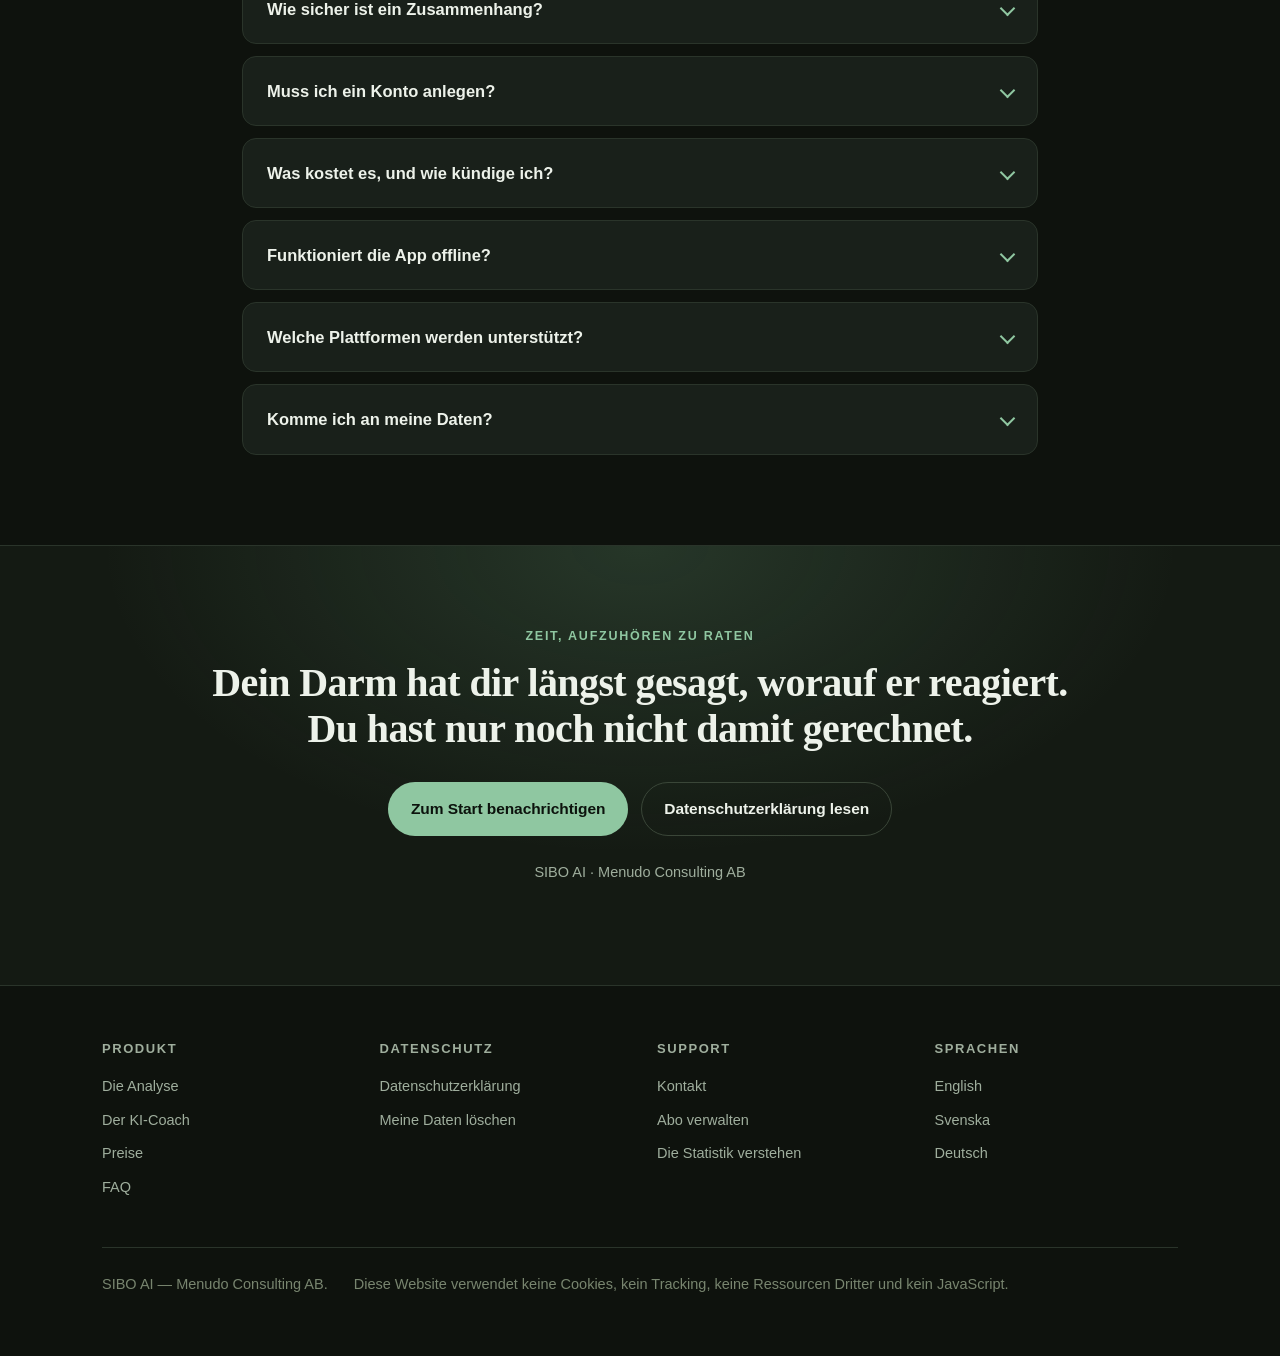
<file: de/index.html>
<!DOCTYPE html>
<html lang="de">
<head>
<meta charset="utf-8">
<meta name="viewport" content="width=device-width, initial-scale=1">
<title>SIBO AI — finde das Muster hinter deinen Darmbeschwerden</title>
<meta name="description" content="Protokolliere Mahlzeiten, Symptome und Präparate in Sekunden. SIBO AI rechnet aus, welche Zusammenhänge in deinem eigenen Protokoll wirklich standhalten — mit ausgewiesener Unsicherheit. Kein Tracking, keine Werbung.">
<meta name="robots" content="index,follow">
<meta name="theme-color" content="#0e120d">
<link rel="canonical" href="https://siboai.app/de/">
<link rel="alternate" hreflang="en" href="https://siboai.app/">
<link rel="alternate" hreflang="sv" href="https://siboai.app/sv/">
<link rel="alternate" hreflang="de" href="https://siboai.app/de/">
<link rel="alternate" hreflang="x-default" href="https://siboai.app/">
<link rel="icon" href="/img/favicon-64.png" sizes="64x64">
<link rel="icon" href="/img/icon-192.png" sizes="192x192">
<link rel="apple-touch-icon" href="/img/apple-touch-icon.png">
<meta property="og:type" content="website">
<meta property="og:url" content="https://siboai.app/de/">
<meta property="og:site_name" content="SIBO AI">
<meta property="og:locale" content="de_DE">
<meta property="og:title" content="SIBO AI — finde das Muster hinter deinen Darmbeschwerden">
<meta property="og:description" content="Dein eigenes Protokoll, statistisch ausgewertet. Sieh, welche Lebensmittel wirklich mit welchen Symptomen zusammenhängen — mit Konfidenzintervallen statt Bauchgefühl.">
<meta property="og:image" content="https://siboai.app/img/og.jpg">
<meta property="og:image:width" content="1024">
<meta property="og:image:height" content="500">
<meta name="twitter:card" content="summary_large_image">
<meta name="twitter:title" content="SIBO AI — finde das Muster hinter deinen Darmbeschwerden">
<meta name="twitter:description" content="Dein eigenes Protokoll, statistisch ausgewertet. Mit ausgewiesener Unsicherheit.">
<meta name="twitter:image" content="https://siboai.app/img/og.jpg">
<link rel="stylesheet" href="/styles.css">
</head>
<body>

<header class="site"><div class="wrap">
  <a class="brand" href="/de/"><img src="/img/icon-192.png" alt="">SIBO AI</a>
  <nav>
    <a href="#analyse">Die Analyse</a>
    <a href="#coach">Der Coach</a>
    <a href="#datenschutz">Datenschutz</a>
    <a href="#preise">Preise</a>
    <a href="#faq">FAQ</a>
  </nav>
  <div class="langs" aria-label="Sprache">
    <a href="/" hreflang="en" title="English">EN</a>
    <a href="/sv/" hreflang="sv" title="Svenska">SV</a>
    <a href="/de/" hreflang="de" title="Deutsch" aria-current="page">DE</a>
  </div>
  <a class="btn btn-primary btn-sm" href="/de/support.html">Info erhalten</a>
</div></header>

<main>

<!-- ============ HERO ============ -->
<div class="hero">
  <div class="wrap">
    <div class="hero-grid">
      <div>
        <span class="pill"><span class="dot"></span>Kommt in den App Store und zu Google Play</span>
        <h1>Hör auf zu raten, worauf dein Darm reagiert.</h1>
        <p class="lede">SIBO AI protokolliert, was du isst, wie du dich fühlst und welche Präparate du nimmst — und rechnet aus, welche Zusammenhänge in deinem eigenen Protokoll wirklich standhalten. Mit ausgewiesener Unsicherheit, nicht versteckt.</p>
        <div class="cta-row">
          <a class="btn btn-primary" href="/de/support.html">Zum Start benachrichtigen</a>
          <a class="btn btn-ghost" href="#analyse">So funktioniert die Analyse</a>
        </div>
        <p class="small muted" style="margin-top:22px">Kein Tracking · Keine Werbung · Kein Datenverkauf</p>
      </div>
      <div class="phones">
        <div class="phone phone-back"><img src="/img/5-correlations.png" alt="Zusammenhangsanalyse in SIBO AI: welche Lebensmittel mit welchen Symptomen auftreten" width="644" height="1400"></div>
        <div class="phone phone-front"><img src="/img/1-dashboard.png" alt="Die Übersicht in SIBO AI: die Zahlen dieser Woche, der Trend und deine häufigsten Symptome" width="644" height="1400"></div>
      </div>
    </div>
  </div>
</div>

<!-- ============ ZAHLEN ============ -->
<section class="tight">
  <div class="wrap">
    <div class="stats">
      <div class="stat"><b>3</b><span>KI-Fragen pro Tag in der kostenlosen Version</span></div>
      <div class="stat"><b>400</b><span>KI-Fragen pro Monat mit Pro</span></div>
      <div class="stat"><b>0</b><span>Tracking, Werbung und Datenverkauf</span></div>
      <div class="stat"><b>Dein Gerät</b><span>hier liegt dein gesamtes Protokoll</span></div>
    </div>
  </div>
</section>

<!-- ============ DAS PROBLEM ============ -->
<section class="section-rule">
  <div class="wrap">
    <div class="section-head">
      <p class="eyebrow">Warum das schwer ist</p>
      <h2>Du hast die Daten schon. Dir fehlt die Schlussfolgerung.</h2>
      <p class="lede">Die meisten Menschen mit SIBO oder IBS haben es versucht. Das Notizbuch, eine Tabelle, ein Fotoalbum voller Mahlzeiten. Das Problem ist nie, dass das Protokoll fehlt — sondern dass niemand damit rechnet.</p>
    </div>
    <div class="grid grid-3">
      <div class="card">
        <div class="ico ico-warm"><svg viewBox="0 0 24 24"><path d="M9.1 9a3 3 0 0 1 5.8 1c0 2-3 3-3 3"/><circle cx="12" cy="17.5" r="1"/><circle cx="12" cy="12" r="9.5"/></svg></div>
        <h3>Das Protokoll wird ein Haufen, keine Antwort</h3>
        <p>Fünfzig Tage Notizen sagen nichts, solange sie in einer Liste stehen. Du musst wissen, <strong>welche</strong> Zusammenhänge deine Aufmerksamkeit verdienen.</p>
      </div>
      <div class="card">
        <div class="ico ico-warm"><svg viewBox="0 0 24 24"><path d="M3 17l6-6 4 4 8-8"/><path d="M21 7v5h-5"/></svg></div>
        <h3>Du siehst Muster, die es nicht gibt</h3>
        <p>Zwei gute Tage nach einem bestimmten Gemüse fühlen sich wie ein Beweis an. Das Gehirn ist darauf gebaut, Muster im Rauschen zu finden. In einem kleinen Protokoll tut es das ständig.</p>
      </div>
      <div class="card">
        <div class="ico ico-warm"><svg viewBox="0 0 24 24"><circle cx="12" cy="12" r="9.5"/><path d="M12 7v5l3.5 2"/></svg></div>
        <h3>Niemand zeigt dir, wie sicher es ist</h3>
        <p>Eine Zahl ohne Unsicherheit ist eine Meinung. Du musst wissen, ob ein Befund auf zwei oder auf dreißig Gelegenheiten beruht — sonst kannst du nicht danach handeln.</p>
      </div>
    </div>
  </div>
</section>

<!-- ============ SO FUNKTIONIERT ES ============ -->
<section class="section-rule">
  <div class="wrap">
    <div class="section-head">
      <p class="eyebrow">So funktioniert es</p>
      <h2>Drei Schritte, zwei davon erledigen sich selbst.</h2>
    </div>
    <div class="grid grid-3">
      <div class="card card-hi">
        <div class="ico"><svg viewBox="0 0 24 24"><path d="M12 20h9"/><path d="M16.5 3.5a2.1 2.1 0 0 1 3 3L7 19l-4 1 1-4z"/></svg></div>
        <h3>1 · Du protokollierst</h3>
        <p>Eine Mahlzeit, ein Symptom oder ein Präparat — mit Menge und Einheit. Ein Tipp für <strong>wie gestern</strong>, damit ein wiederkehrendes Frühstück nichts kostet.</p>
      </div>
      <div class="card card-hi">
        <div class="ico"><svg viewBox="0 0 24 24"><path d="M4 20V10"/><path d="M10 20V4"/><path d="M16 20v-6"/><path d="M22 20H2"/></svg></div>
        <h3>2 · Die Analyse rechnet</h3>
        <p>Die App vergleicht jedes Lebensmittel mit deinen Symptomen — und mit <strong>allen anderen Mahlzeiten</strong>, damit du den Unterschied siehst und nicht nur den Zufall.</p>
      </div>
      <div class="card card-hi">
        <div class="ico"><svg viewBox="0 0 24 24"><path d="M21 11.5a8.4 8.4 0 0 1-11.9 7.5L3 21l2.1-6a8.5 8.5 0 1 1 15.9-3.5z"/></svg></div>
        <h3>3 · Du fragst den Coach</h3>
        <p>Stell die Frage in klarer Sprache. Der Coach antwortet aus <strong>deinem</strong> Protokoll — deinen letzten Mahlzeiten, Symptomen und Präparaten — nicht aus allgemeinen Ratschlägen.</p>
      </div>
    </div>
  </div>
</section>

<!-- ============ DIE ANALYSE ============ -->
<section class="section-rule" id="analyse">
  <div class="wrap">
    <div class="split">
      <div>
        <p class="eyebrow">Die Analyse</p>
        <h2>Wir suchen nicht, was du hören willst. Wir suchen, was standhält.</h2>
        <p class="lede">Das ist der Unterschied zwischen einem Tagebuch und einem Werkzeug. Jeder Zusammenhang in der App kommt mit seiner Datenlage und seiner Unsicherheit — und Befunde, die eine Prüfung nicht überstehen, werden nicht als Befunde präsentiert.</p>
        <ul class="checklist">
          <li><strong>Anzahl statt Prozent</strong> — <em>28 von 30</em> ist etwas, wonach du handeln kannst, auf eine Weise, wie <em>93&nbsp;%</em> es nie sind.</li>
          <li><strong>Vergleich mit deinen übrigen Mahlzeiten</strong> — sonst messen wir nur, wie oft du die Sache überhaupt isst.</li>
          <li><strong>Konfidenzintervalle</strong> — ein breites Intervall bedeutet dünne Datenlage, nicht einen starken Zusammenhang.</li>
          <li><strong>FDR-Korrektur</strong> — bei hundert getesteten Lebensmitteln gewinnt sonst immer der Zufall.</li>
          <li><strong>Exakter Test nach Fisher</strong> — der richtige Test für kleine und ungleiche Gruppen.</li>
        </ul>
      </div>
      <div class="phone"><img src="/img/5-correlations.png" alt="Die Liste der Zusammenhänge in SIBO AI mit Stärke, Konfidenzintervall und q-Wert" width="644" height="1400"></div>
    </div>

    <div style="margin-top:56px">
      <p class="eyebrow">Ein Beispiel, wie ein Befund dargestellt wird</p>
      <div class="proof">
        <h3><span class="bullet-warm"></span>Blähungen &amp; Spinat</h3>
        <p class="finding">Blähungen folgten auf Mahlzeiten damit in <strong>14 von 15 Fällen</strong> — gegenüber 31&nbsp;% der übrigen Mahlzeiten.</p>
        <p class="meta">≈ 3,0× · 95&nbsp;%-KI 1,9–4,7 <em>(schmal — die Datenlage reicht)</em> · q &lt; 0,001</p>
      </div>
      <div class="proof" style="border-left-color: var(--muted-dim)">
        <h3><span class="bullet-warm" style="background: var(--muted-dim)"></span>Blähungen &amp; Laktose <span class="muted small">(FODMAP-Gruppe)</span></h3>
        <p class="finding">Blähungen folgten auf Mahlzeiten damit in <strong>15 von 20 Fällen</strong> — gegenüber 0&nbsp;% der übrigen Mahlzeiten.</p>
        <p class="meta">≈ 60× · 95&nbsp;%-KI 3,8+ <em>(breit — mehr Tage nötig)</em> · q &lt; 0,001</p>
      </div>
      <p class="small muted">Die Zusammenhänge stammen aus deinem eigenen Protokoll und sind keine medizinische Beratung. Sie werden mit dem exakten Test nach Fisher und FDR-Korrektur lokal auf deinem Gerät berechnet.</p>
    </div>
  </div>
</section>

<!-- ============ DER COACH ============ -->
<section class="section-rule" id="coach">
  <div class="wrap">
    <div class="section-head" style="max-width:80ch">
      <p class="eyebrow">Der KI-Coach</p>
      <h2>Ein Coach, der dein Protokoll liest — kein allgemeiner Chatbot.</h2>
      <p class="lede">Du schreibst die Frage so, wie du sie einem Menschen stellen würdest. Der Coach bekommt deine letzten Wochen als Grundlage und antwortet in klarer Sprache: was sich verändert hat, was auffällt und was du mehr protokollieren solltest, um es sicher zu wissen.</p>
    </div>
    <div class="grid grid-2">
      <ul class="checklist" style="margin-top:0">
        <li><strong>Drei Fragen pro Tag inklusive</strong> — in der kostenlosen Version, ohne Kauf.</li>
        <li><strong>Die Datenlage ist deine</strong> — der Coach sieht dein Protokoll, nicht das eines anderen.</li>
        <li><strong>Er widerspricht dir</strong> — hält der Befund nicht, erfährst du das statt einer bestätigenden Antwort.</li>
      </ul>
      <div class="card card-hi" style="align-self:start">
        <h3>Was der Coach nicht ist</h3>
        <p class="muted" style="margin-bottom:0">Er liefert Informationen, damit du dein eigenes Protokoll verstehst. Er stellt keine Diagnosen, verordnet keine Behandlung und ersetzt nicht Arzt oder Ernährungsberatung.</p>
      </div>
    </div>
    <figure class="banner">
      <img src="/img/ai-utdrag.png" alt="Aus der App: Der KI-Coach beantwortet die Frage, warum sich die Blähungen gebessert haben, mit der Veränderung im eigenen Protokoll" width="1000" height="831">
      <figcaption>Aus der App. Die Frage <em>„My bloating has been better this week. What might be helping?”</em> wird aus dem eigenen Protokoll beantwortet — und der Coach sagt offen, wenn die Datenlage zu dünn ist.</figcaption>
    </figure>
  </div>
</section>

<!-- ============ PROTOKOLLIEREN ============ -->
<section class="section-rule">
  <div class="wrap">
    <div class="split">
      <div class="phone"><img src="/img/4-symptom.png" alt="Eine Mahlzeit in SIBO AI bearbeiten, mit postenweiser Erfassung von Lebensmitteln und Mengen" width="644" height="1400"></div>
      <div>
        <p class="eyebrow">Protokollieren</p>
        <h2>Schnell genug, dass du wirklich dranbleibst.</h2>
        <p class="lede">Ein Protokoll, das Mühe macht, bleibt kurz — und ein kurzes Protokoll liefert keine Antworten. Deshalb ist jeder Schritt darauf ausgelegt, Sekunden zu kosten.</p>
        <ul class="checklist">
          <li><strong>Postenweise</strong> — jedes Lebensmittel mit Menge und Einheit: <em>Lachs 120 g, Zucchini 1 Portion</em>.</li>
          <li><strong>Wie gestern</strong> — ein Tipp kopiert die ganze Mahlzeit mit der heutigen Uhrzeit.</li>
          <li><strong>Symptomstärke 1–10</strong> — eine Skala, die sich über die Zeit verfolgen lässt, kein Ja/Nein-Kästchen.</li>
          <li><strong>Tägliche Erinnerung, Dunkelmodus und große Schrift</strong> — die App richtet sich nach dir.</li>
        </ul>
      </div>
    </div>
  </div>
</section>

<!-- ============ GALERIE ============ -->
<section class="section-rule">
  <div class="wrap">
    <div class="section-head center">
      <p class="eyebrow">Die App</p>
      <h2>Fünf Ansichten, ein Zweck.</h2>
      <p class="lede">Folge dem ganzen Weg vom Frühstück bis zur Schlussfolgerung.</p>
    </div>
  </div>
  <div class="strip">
    <figure class="shot"><img src="/img/1-dashboard.png" alt="Die Übersicht in SIBO AI" width="644" height="1400"><figcaption>Übersicht — Zahlen, Trend und häufigste Symptome</figcaption></figure>
    <figure class="shot"><img src="/img/2-timeline.png" alt="Der Zeitverlauf in SIBO AI" width="644" height="1400"><figcaption>Zeitverlauf — das ganze Protokoll in zeitlicher Reihenfolge</figcaption></figure>
    <figure class="shot"><img src="/img/4-symptom.png" alt="Eine Mahlzeit in SIBO AI bearbeiten" width="644" height="1400"><figcaption>Die Mahlzeit — postenweise, mit Menge und Einheit</figcaption></figure>
    <figure class="shot"><img src="/img/5-correlations.png" alt="Zusammenhangsanalyse in SIBO AI" width="644" height="1400"><figcaption>Die Zusammenhänge — Stärke, Intervall und q-Wert</figcaption></figure>
    <figure class="shot wide"><img src="/img/ai-utdrag.png" alt="Der KI-Coach in SIBO AI antwortet aus dem eigenen Protokoll" width="1000" height="831"><figcaption>Der Coach — Antworten auf Basis deines eigenen Protokolls</figcaption></figure>
  </div>
</section>

<!-- ============ DATENSCHUTZ ============ -->
<div class="privacy-band" id="datenschutz">
  <section>
    <div class="wrap">
      <div class="section-head">
        <p class="eyebrow">Datenschutz</p>
        <h2>Ein Symptomtagebuch gehört zum Sensibelsten, was es gibt.</h2>
        <p class="lede">Deshalb ist Datenschutz kein Abschnitt am Ende der App — er ist Teil der Architektur. Und wir sagen, was tatsächlich gilt, nicht was am besten klingt.</p>
      </div>
      <div class="grid grid-2">
        <ul class="ticklist">
          <li><b>Dein Protokoll bleibt auf deinem Gerät.</b> Es liegt in einer Datenbank auf deinem Telefon, nicht auf einem Server von uns.</li>
          <li><b>Die Analyse läuft lokal.</b> Die Muster in deinem Protokoll werden auf dem Telefon berechnet.</li>
          <li><b>Kein Tracking, keine Werbung, kein Datenverkauf.</b> Keine Analyse durch Dritte. Diese Website setzt keine Cookies.</li>
          <li><b>Du löschst alles selbst</b> — ein Tipp in der Datenschutzansicht der App oder durch Deinstallation.</li>
        </ul>
        <ul class="ticklist">
          <li><b>Der Coach ist das Einzige, was dein Telefon verlässt.</b> Wenn du eine Frage stellst, wird eine Zusammenfassung — deine letzten Mahlzeiten, Symptome und Präparate mit Dosierung — über unseren Proxy an Anthropic in den USA gesendet. Nichts wird gesendet, wenn du keine Frage sendest.</li>
          <li><b>Statistik ist standardmäßig aus.</b> Schaltest du sie ein, werden nur Zähler gesendet: keine Symptome, kein Text, nichts, was sich dir zuordnen lässt.</li>
          <li><b>Kein Konto nötig.</b> Wir haben keine E-Mail-Adresse, keinen Namen und kein Profil, das verloren gehen könnte.</li>
        </ul>
      </div>
      <p style="margin-top:34px"><a href="/privacy.html">Datenschutzerklärung lesen (Englisch und Schwedisch)</a> — rechtliche Grundlage, Auftragsverarbeiter, Übermittlungen und deine Rechte.</p>
      <p class="small muted">Hinweis: Eine deutsche Fassung der Datenschutzerklärung liegt noch nicht vor. Sie wird vor der Veröffentlichung ergänzt.</p>
    </div>
  </section>
</div>

<!-- ============ PREISE ============ -->
<section id="preise">
  <div class="wrap">
    <div class="section-head center">
      <p class="eyebrow">Preise</p>
      <h2>Starte kostenlos. Werde Pro, wenn du die ganze Analyse willst.</h2>
      <p class="lede">Keine Bindung. Die Testphase ist das Einführungsangebot des Stores — <strong>14 Tage</strong> — und du kannst jederzeit im Store kündigen.</p>
    </div>
    <div class="plans">
      <div class="plan">
        <h3>Kostenlos</h3>
        <p class="muted small">Um zu sehen, ob dir das etwas bringt.</p>
        <p class="price">0&nbsp;<small>für immer</small></p>
        <ul>
          <li>Alles Protokollieren — Mahlzeiten, Symptome, Präparate</li>
          <li>Zeitverlauf und Übersicht</li>
          <li>Der Trend dieser Woche</li>
          <li>Dein stärkster Zusammenhang, freigeschaltet</li>
          <li>3 KI-Fragen pro Tag</li>
          <li class="off">Alle Zusammenhänge und die vollständige Analyse</li>
          <li class="off">Bericht exportieren</li>
        </ul>
      </div>
      <div class="plan plan-hi">
        <span class="tag">Am beliebtesten</span>
        <h3>Pro monatlich</h3>
        <p class="muted small">Alles einen Monat lang testen.</p>
        <p class="price">9,99&nbsp;$<small> / Monat</small></p>
        <ul>
          <li>Alles aus Kostenlos</li>
          <li>Die vollständige Analyse und alle Zusammenhänge</li>
          <li>30 KI-Fragen pro Tag, bis zu 400 im Monat</li>
          <li>Bericht exportieren</li>
          <li>Die ersten 14 Tage gratis</li>
        </ul>
      </div>
      <div class="plan">
        <h3>Pro jährlich</h3>
        <p class="muted small">Bester Preis pro Monat.</p>
        <p class="price">49,99&nbsp;$<small> / Jahr</small></p>
        <ul>
          <li>Alles aus Pro monatlich</li>
          <li>Gleiche Kontingente — das ganze Jahr</li>
          <li>Die ersten 14 Tage gratis</li>
          <li>Entspricht etwa 4,17&nbsp;$ pro Monat</li>
        </ul>
      </div>
    </div>
    <p class="small muted center" style="margin-top:26px">Die Preise werden von App Store und Google Play festgelegt und können je nach Land abweichen. Kündigst du während der Testphase, wird nichts berechnet.</p>
  </div>
</section>

<!-- ============ FAQ ============ -->
<section class="section-rule" id="faq">
  <div class="wrap" style="max-width:840px">
    <div class="section-head center">
      <p class="eyebrow">FAQ</p>
      <h2>Was zuerst gefragt wird.</h2>
    </div>

    <details class="faq" open>
      <summary>Ist das medizinische Beratung?</summary>
      <div class="answer"><p>Nein. SIBO AI ist ein Werkzeug, um dein eigenes Protokoll zu verstehen. Die Zusammenhänge, die die App findet, sind statistische Zusammenhänge in deinen eigenen Notizen — sie sagen, was gemeinsam auftritt, nicht was was verursacht. Die App stellt keine Diagnosen und ersetzt nicht Arzt, Ernährungsberatung oder andere Versorgung.</p></div>
    </details>

    <details class="faq">
      <summary>Wo werden meine Daten gespeichert?</summary>
      <div class="answer"><p>In einer Datenbank auf deinem eigenen Gerät. Wir betreiben keinen Server mit deinem Protokoll. Das Einzige, was dein Telefon verlässt, ist der Kontext, der gesendet wird, wenn <em>du</em> dem KI-Coach eine Frage stellst — und das läuft über unseren Proxy an Anthropic in den USA. Fragst du nichts, wird nichts gesendet.</p></div>
    </details>

    <details class="faq">
      <summary>Wie sicher ist ein Zusammenhang?</summary>
      <div class="answer"><p>Jeder Befund wird mit Anzahl der Gelegenheiten, Stärke, Konfidenzintervall und q-Wert angezeigt. Ein breites Intervall bedeutet eine dünne Datenlage — nicht, dass der Zusammenhang fehlt. Wir zeigen lieber die Unsicherheit offen als eine hübsche Zahl, der du nicht trauen kannst.</p></div>
    </details>

    <details class="faq">
      <summary>Muss ich ein Konto anlegen?</summary>
      <div class="answer"><p>Nein. Es gibt keine Anmeldung, keine E-Mail-Adresse und keinen Namen. Die App funktioniert ab der ersten Sekunde und weiß nichts darüber, wer du bist.</p></div>
    </details>

    <details class="faq">
      <summary>Was kostet es, und wie kündige ich?</summary>
      <div class="answer"><p>Die kostenlose Version kostet nichts und gibt dir drei KI-Fragen pro Tag. Pro gibt es monatlich oder jährlich, mit 14 Tagen kostenloser Testphase. Testphase und Abo gehören dem Store, in dem du sie gekauft hast: <strong>iPhone</strong> — Einstellungen → dein Name → Abos. <strong>Android</strong> — Google Play → Zahlungen und Abos. Kündigst du während der Testphase, wird nichts berechnet.</p></div>
    </details>

    <details class="faq">
      <summary>Funktioniert die App offline?</summary>
      <div class="answer"><p>Protokollieren, Übersicht, Zeitverlauf und Musteranalyse funktionieren ganz ohne Verbindung — alles wird auf dem Telefon berechnet. Der KI-Coach braucht Netz, da die Antwort von einem externen Modell kommt.</p></div>
    </details>

    <details class="faq">
      <summary>Welche Plattformen werden unterstützt?</summary>
      <div class="answer"><p>iPhone und Android. Die App folgt Dunkelmodus, großer Schrift und deiner Zeitzone — die Tagesgrenze folgt deiner Ortszeit, nicht einem Server in einem anderen Land.</p></div>
    </details>

    <details class="faq">
      <summary>Komme ich an meine Daten?</summary>
      <div class="answer"><p>Ja. Du kannst einen Bericht aus der App exportieren und alles mit einem Tipp löschen. Deine Daten gehören dir — du solltest sie nicht bei uns anfordern müssen.</p></div>
    </details>
  </div>
</section>

<!-- ============ ABSCHLUSS-CTA ============ -->
<div class="final">
  <div class="wrap">
    <p class="eyebrow">Zeit, aufzuhören zu raten</p>
    <h2>Dein Darm hat dir längst gesagt, worauf er reagiert.<br>Du hast nur noch nicht damit gerechnet.</h2>
    <div class="cta-row">
      <a class="btn btn-primary" href="/de/support.html">Zum Start benachrichtigen</a>
      <a class="btn btn-ghost" href="/privacy.html">Datenschutzerklärung lesen</a>
    </div>
    <p class="small muted" style="margin-top:24px">SIBO AI · Menudo Consulting AB</p>
  </div>
</div>

</main>

<footer class="site"><div class="wrap">
  <div class="foot-grid">
    <div>
      <h4>Produkt</h4>
      <a href="#analyse">Die Analyse</a>
      <a href="#coach">Der KI-Coach</a>
      <a href="#preise">Preise</a>
      <a href="#faq">FAQ</a>
    </div>
    <div>
      <h4>Datenschutz</h4>
      <a href="/privacy.html">Datenschutzerklärung</a>
      <a href="/de/support.html">Meine Daten löschen</a>
    </div>
    <div>
      <h4>Support</h4>
      <a href="/de/support.html">Kontakt</a>
      <a href="/de/support.html">Abo verwalten</a>
      <a href="/de/support.html">Die Statistik verstehen</a>
    </div>
    <div>
      <h4>Sprachen</h4>
      <a href="/" hreflang="en">English</a>
      <a href="/sv/" hreflang="sv">Svenska</a>
      <a href="/de/" hreflang="de">Deutsch</a>
    </div>
  </div>
  <div class="foot-bar">
    <p>SIBO AI — Menudo Consulting AB.</p>
    <p>Diese Website verwendet keine Cookies, kein Tracking, keine Ressourcen Dritter und kein JavaScript.</p>
  </div>
</div></footer>

</body>
</html>
</file>
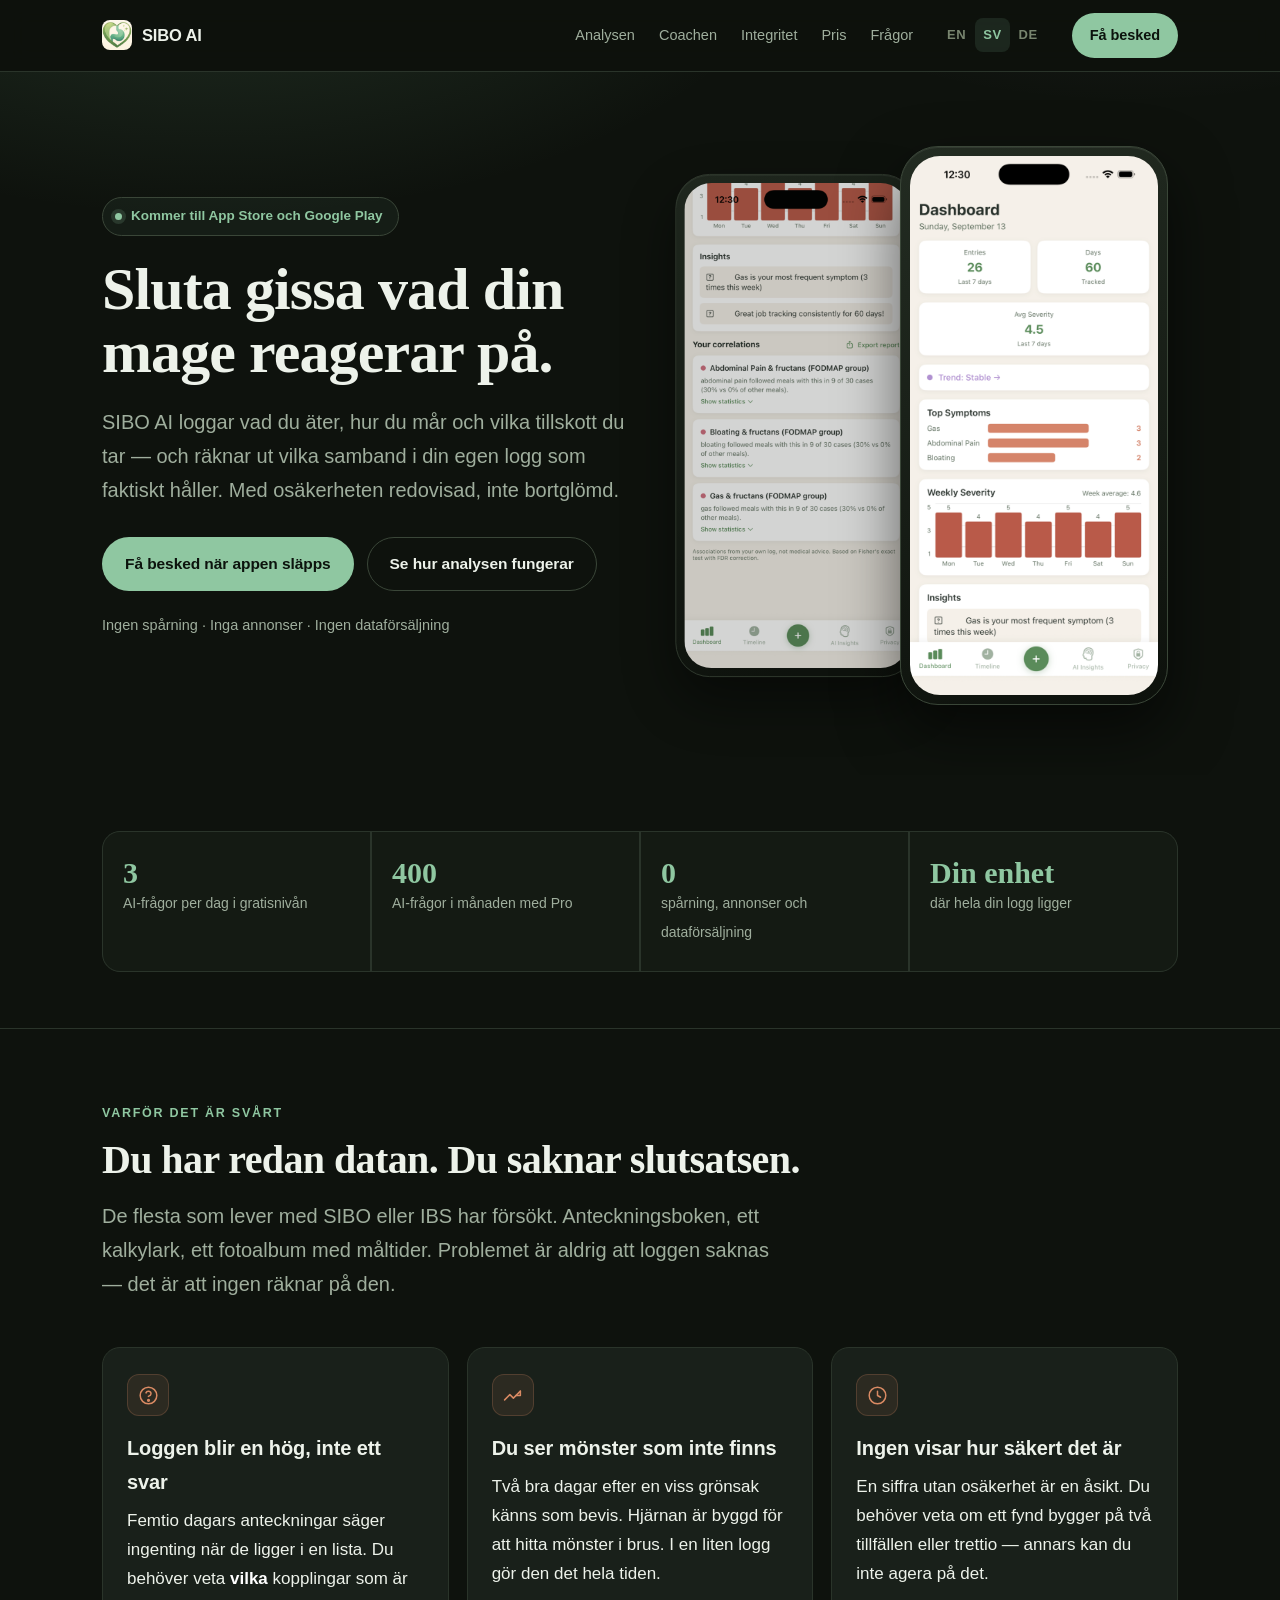
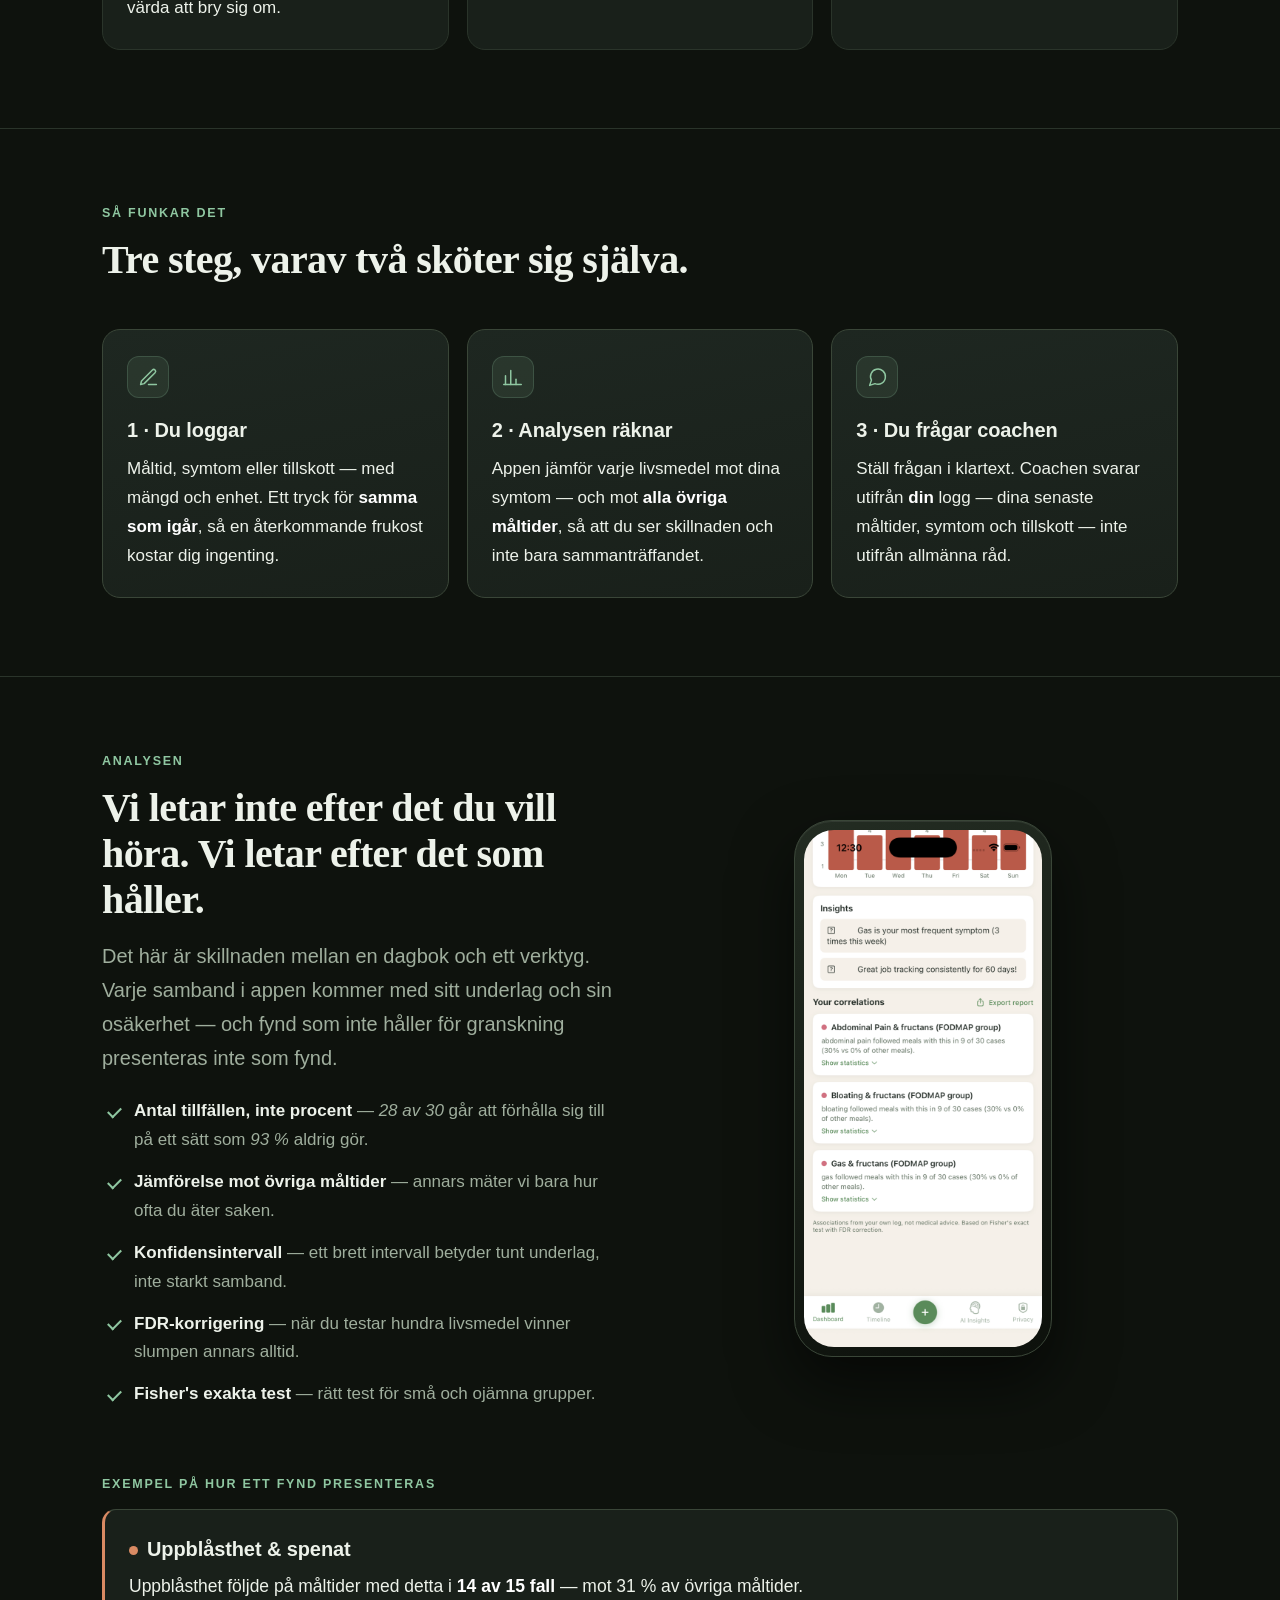
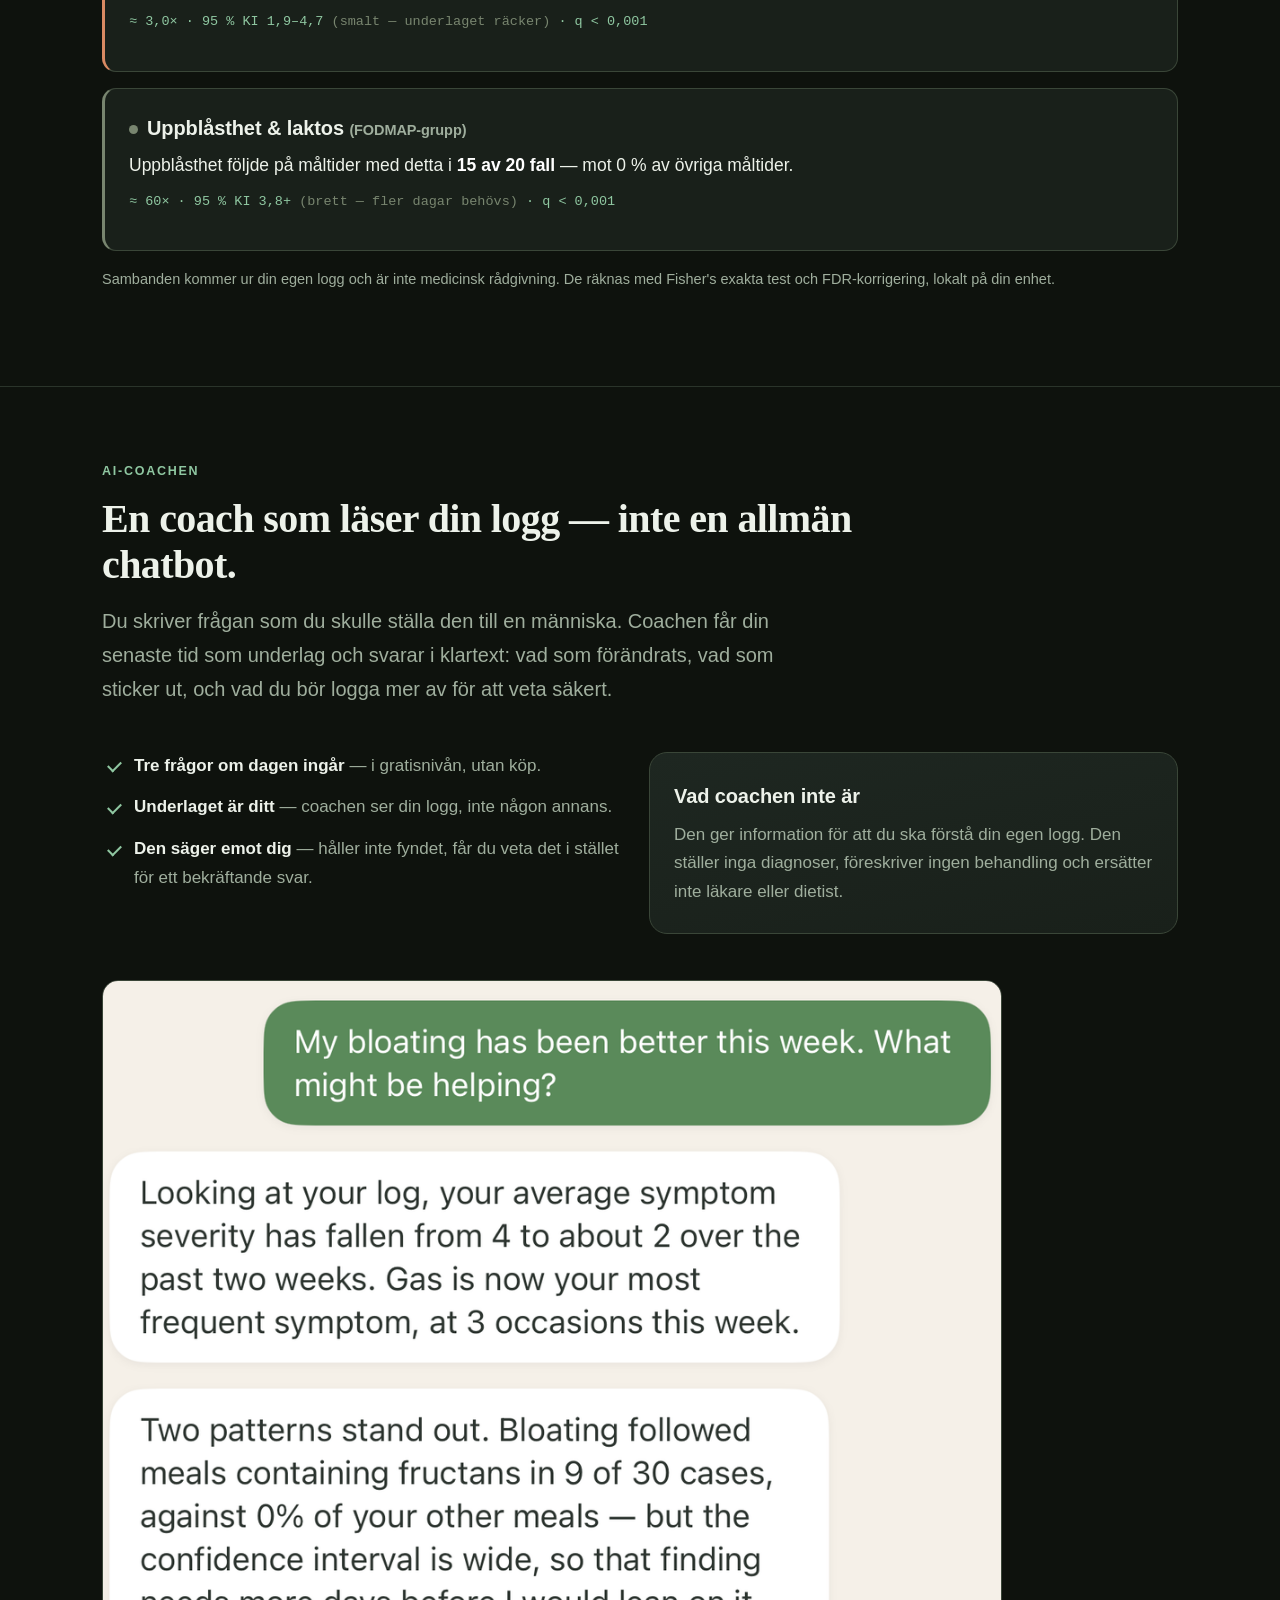
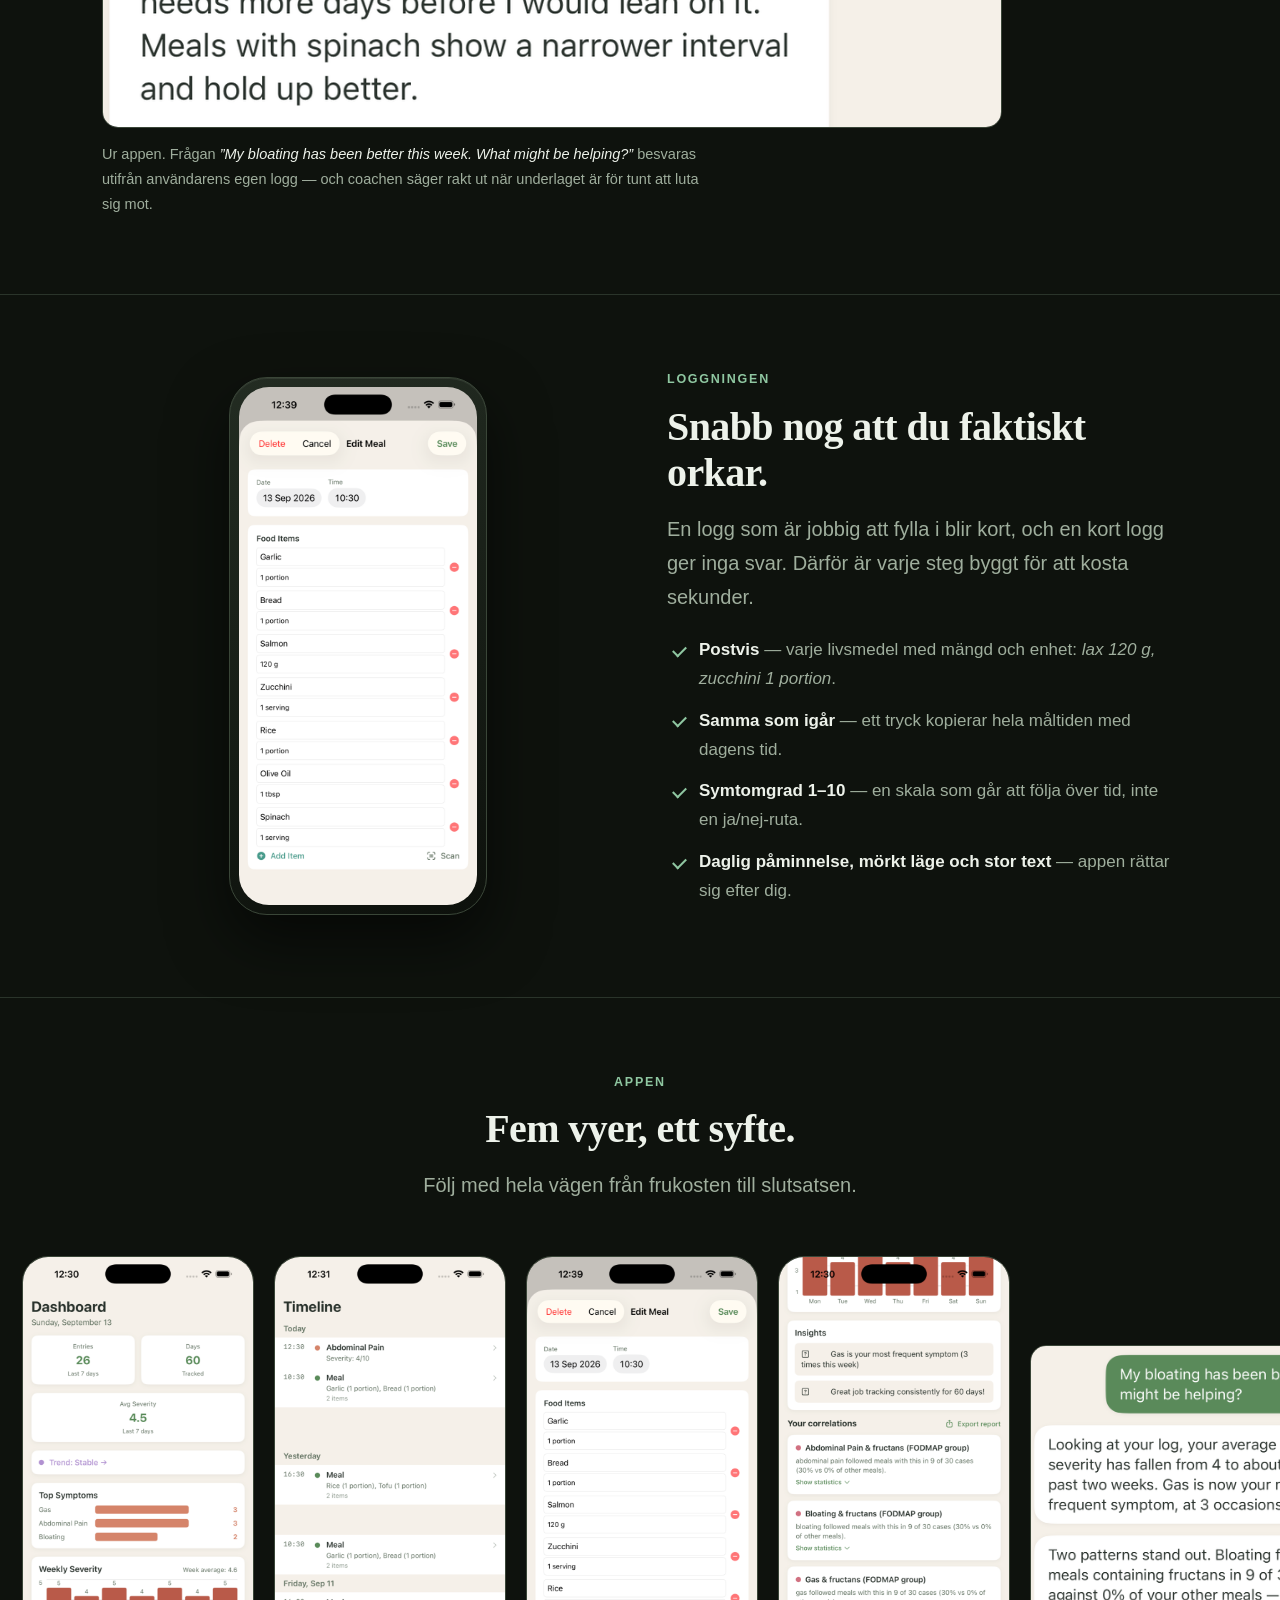
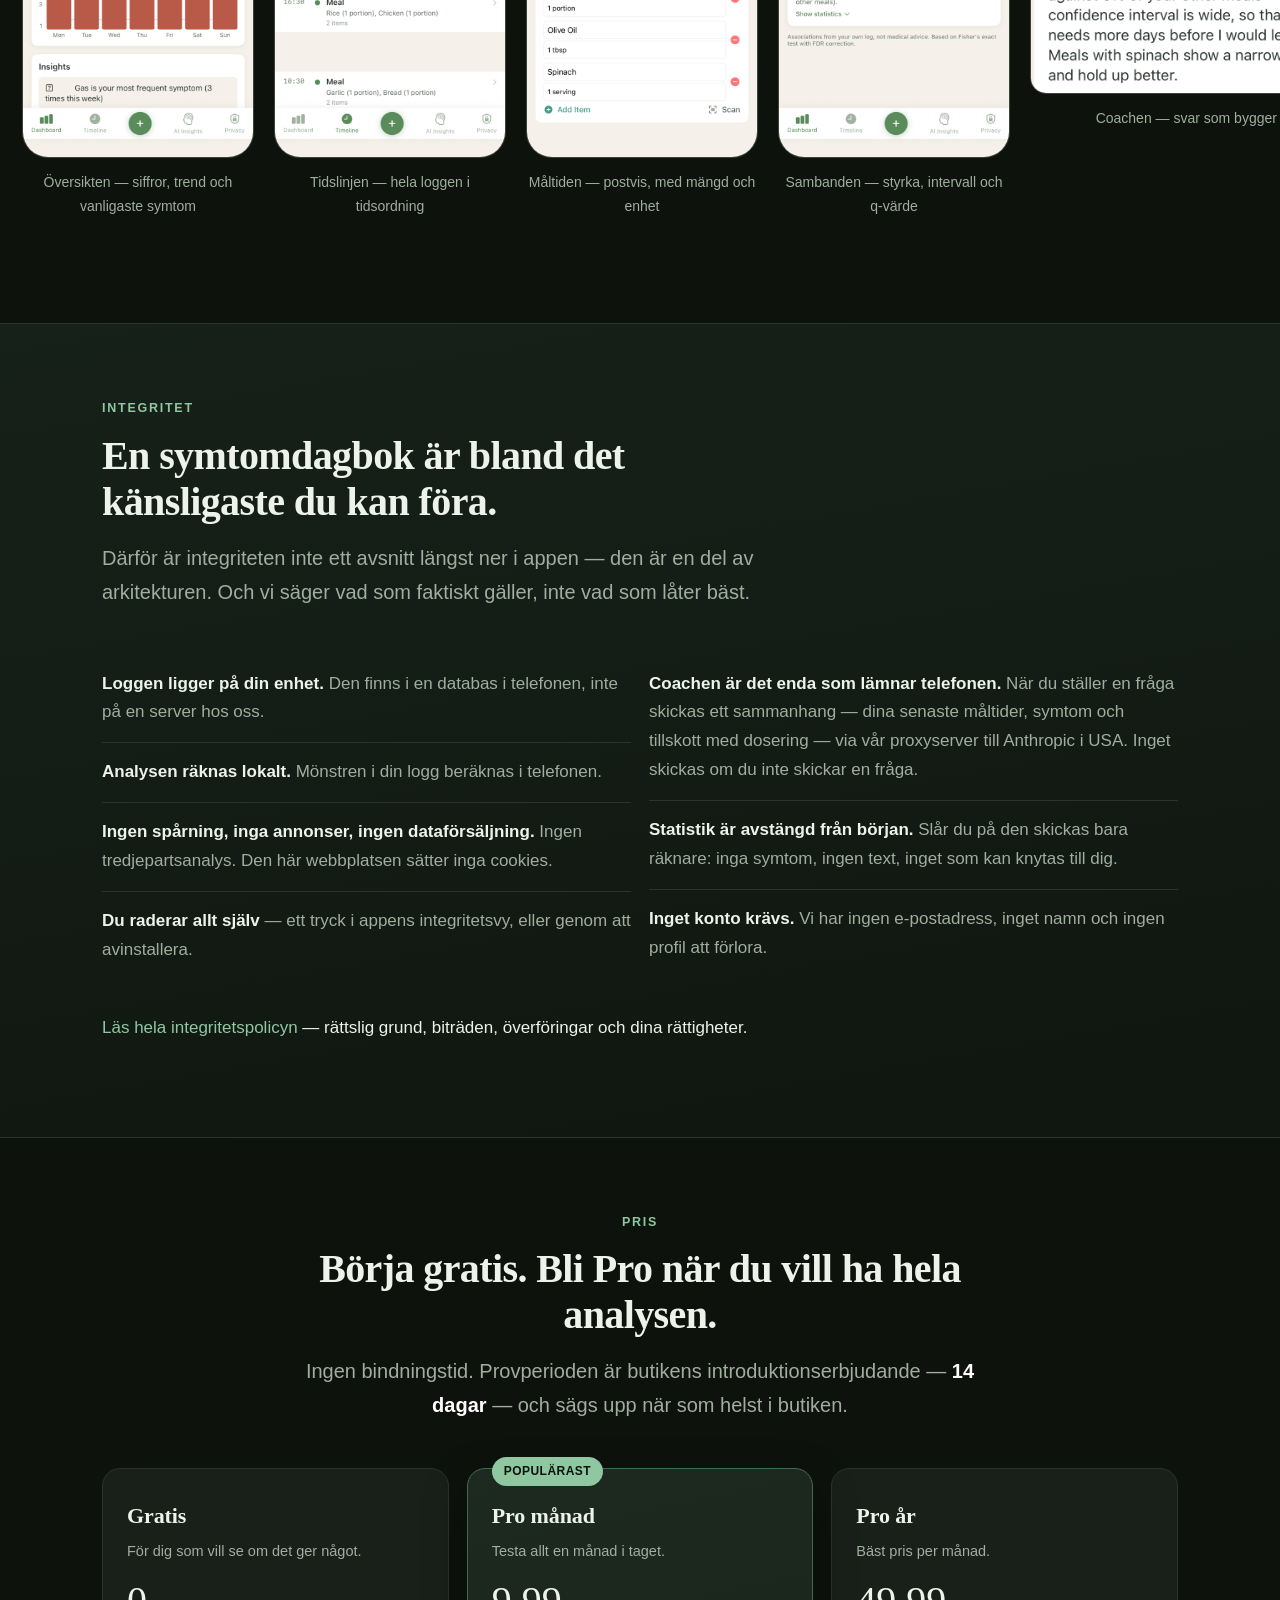
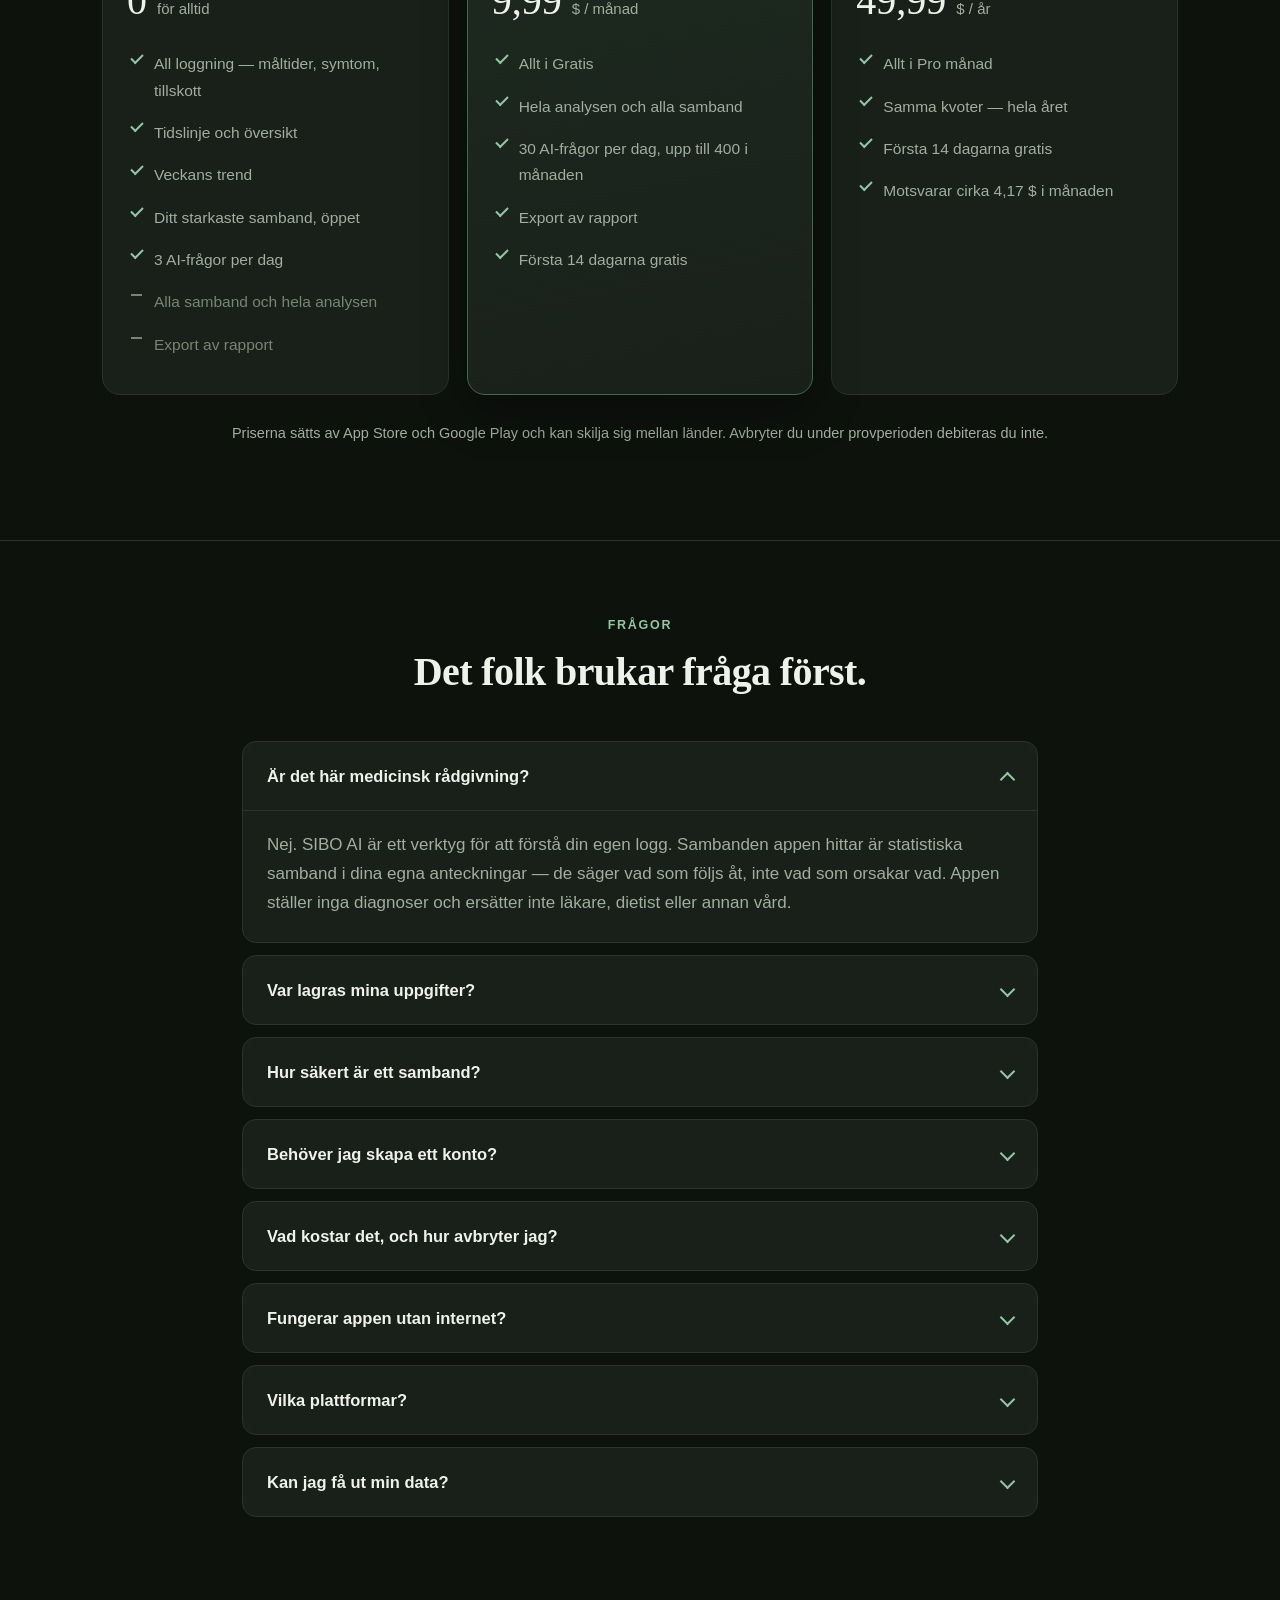
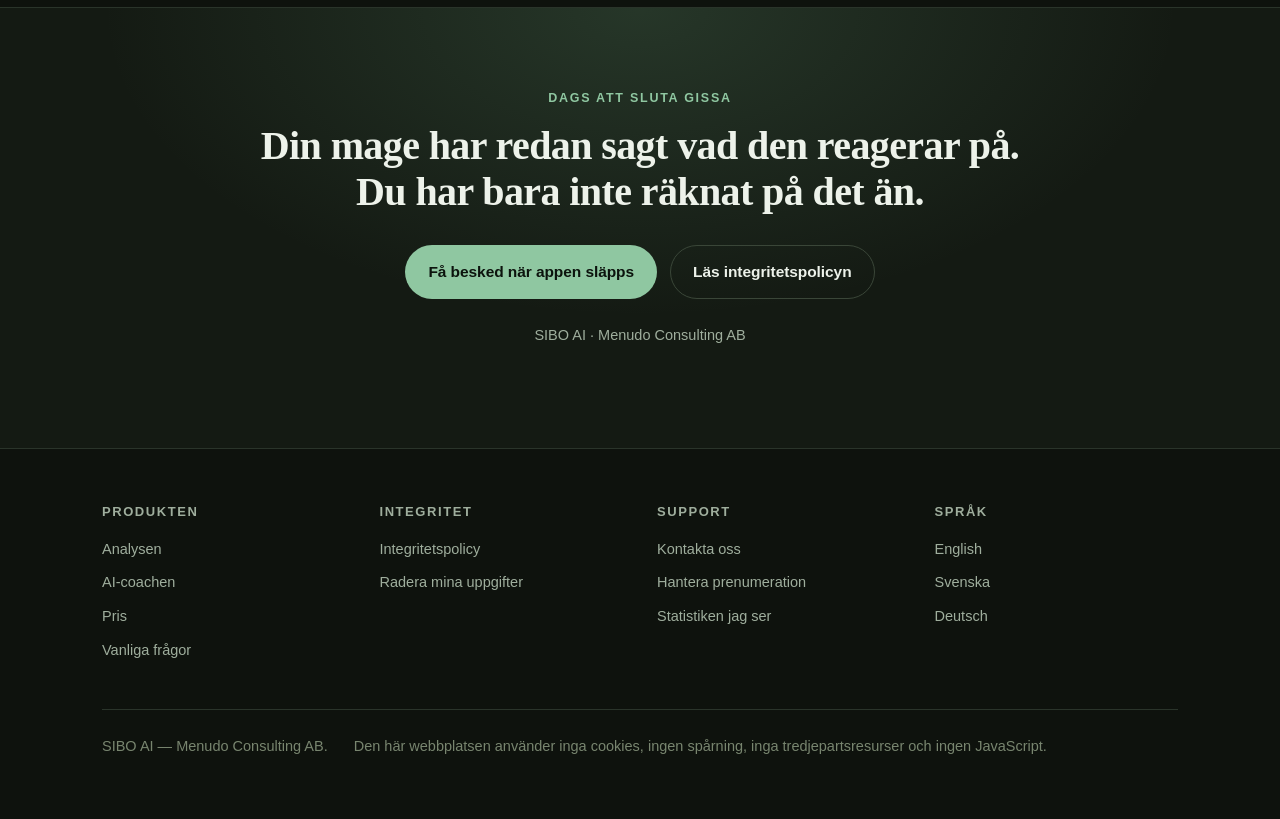
<file: sv/index.html>
<!DOCTYPE html>
<html lang="sv">
<head>
<meta charset="utf-8">
<meta name="viewport" content="width=device-width, initial-scale=1">
<title>SIBO AI — hitta mönstret bakom dina magbesvär</title>
<meta name="description" content="Logga mat, symtom och tillskott på sekunder. SIBO AI räknar ut vilka samband i din egen logg som faktiskt håller — med osäkerheten redovisad. Ingen spårning, inga annonser.">
<meta name="robots" content="index,follow">
<meta name="theme-color" content="#0e120d">
<link rel="canonical" href="https://siboai.app/sv/">
<link rel="alternate" hreflang="en" href="https://siboai.app/">
<link rel="alternate" hreflang="sv" href="https://siboai.app/sv/">
<link rel="alternate" hreflang="de" href="https://siboai.app/de/">
<link rel="alternate" hreflang="x-default" href="https://siboai.app/">
<link rel="icon" href="/img/favicon-64.png" sizes="64x64">
<link rel="icon" href="/img/icon-192.png" sizes="192x192">
<link rel="apple-touch-icon" href="/img/apple-touch-icon.png">
<meta property="og:type" content="website">
<meta property="og:url" content="https://siboai.app/sv/">
<meta property="og:site_name" content="SIBO AI">
<meta property="og:locale" content="sv_SE">
<meta property="og:title" content="SIBO AI — hitta mönstret bakom dina magbesvär">
<meta property="og:description" content="Din egen logg, statistiskt genomlyst. Se vilka livsmedel som faktiskt följs av vilka symtom — med konfidensintervall, inte magkänsla.">
<meta property="og:image" content="https://siboai.app/img/og.jpg">
<meta property="og:image:width" content="1024">
<meta property="og:image:height" content="500">
<meta name="twitter:card" content="summary_large_image">
<meta name="twitter:title" content="SIBO AI — hitta mönstret bakom dina magbesvär">
<meta name="twitter:description" content="Din egen logg, statistiskt genomlyst. Med osäkerheten redovisad.">
<meta name="twitter:image" content="https://siboai.app/img/og.jpg">
<link rel="stylesheet" href="/styles.css">
</head>
<body>

<header class="site"><div class="wrap">
  <a class="brand" href="/sv/"><img src="/img/icon-192.png" alt="">SIBO AI</a>
  <nav>
    <a href="#analys">Analysen</a>
    <a href="#coachen">Coachen</a>
    <a href="#integritet">Integritet</a>
    <a href="#pris">Pris</a>
    <a href="#faq">Frågor</a>
  </nav>
  <div class="langs" aria-label="Språk">
    <a href="/" hreflang="en" title="English">EN</a>
    <a href="/sv/" hreflang="sv" title="Svenska" aria-current="page">SV</a>
    <a href="/de/" hreflang="de" title="Deutsch">DE</a>
  </div>
  <a class="btn btn-primary btn-sm" href="/sv/support.html">Få besked</a>
</div></header>

<main>

<!-- ============ HERO ============ -->
<div class="hero">
  <div class="wrap">
    <div class="hero-grid">
      <div>
        <span class="pill"><span class="dot"></span>Kommer till App Store och Google Play</span>
        <h1>Sluta gissa vad din mage reagerar på.</h1>
        <p class="lede">SIBO AI loggar vad du äter, hur du mår och vilka tillskott du tar — och räknar ut vilka samband i din egen logg som faktiskt håller. Med osäkerheten redovisad, inte bortglömd.</p>
        <div class="cta-row">
          <a class="btn btn-primary" href="/sv/support.html">Få besked när appen släpps</a>
          <a class="btn btn-ghost" href="#analys">Se hur analysen fungerar</a>
        </div>
        <p class="small muted" style="margin-top:22px">Ingen spårning · Inga annonser · Ingen dataförsäljning</p>
      </div>
      <div class="phones">
        <div class="phone phone-back"><img src="/img/5-correlations.png" alt="Sambandsanalys i SIBO AI: vilka livsmedel som följs av vilka symtom" width="644" height="1400"></div>
        <div class="phone phone-front"><img src="/img/1-dashboard.png" alt="Översikten i SIBO AI: veckans siffror, trenden och dina vanligaste symtom" width="644" height="1400"></div>
      </div>
    </div>
  </div>
</div>

<!-- ============ SIFFROR ============ -->
<section class="tight">
  <div class="wrap">
    <div class="stats">
      <div class="stat"><b>3</b><span>AI-frågor per dag i gratisnivån</span></div>
      <div class="stat"><b>400</b><span>AI-frågor i månaden med Pro</span></div>
      <div class="stat"><b>0</b><span>spårning, annonser och dataförsäljning</span></div>
      <div class="stat"><b>Din enhet</b><span>där hela din logg ligger</span></div>
    </div>
  </div>
</section>

<!-- ============ PROBLEMET ============ -->
<section class="section-rule">
  <div class="wrap">
    <div class="section-head">
      <p class="eyebrow">Varför det är svårt</p>
      <h2>Du har redan datan. Du saknar slutsatsen.</h2>
      <p class="lede">De flesta som lever med SIBO eller IBS har försökt. Anteckningsboken, ett kalkylark, ett fotoalbum med måltider. Problemet är aldrig att loggen saknas — det är att ingen räknar på den.</p>
    </div>
    <div class="grid grid-3">
      <div class="card">
        <div class="ico ico-warm"><svg viewBox="0 0 24 24"><path d="M9.1 9a3 3 0 0 1 5.8 1c0 2-3 3-3 3"/><circle cx="12" cy="17.5" r="1"/><circle cx="12" cy="12" r="9.5"/></svg></div>
        <h3>Loggen blir en hög, inte ett svar</h3>
        <p>Femtio dagars anteckningar säger ingenting när de ligger i en lista. Du behöver veta <strong>vilka</strong> kopplingar som är värda att bry sig om.</p>
      </div>
      <div class="card">
        <div class="ico ico-warm"><svg viewBox="0 0 24 24"><path d="M3 17l6-6 4 4 8-8"/><path d="M21 7v5h-5"/></svg></div>
        <h3>Du ser mönster som inte finns</h3>
        <p>Två bra dagar efter en viss grönsak känns som bevis. Hjärnan är byggd för att hitta mönster i brus. I en liten logg gör den det hela tiden.</p>
      </div>
      <div class="card">
        <div class="ico ico-warm"><svg viewBox="0 0 24 24"><circle cx="12" cy="12" r="9.5"/><path d="M12 7v5l3.5 2"/></svg></div>
        <h3>Ingen visar hur säkert det är</h3>
        <p>En siffra utan osäkerhet är en åsikt. Du behöver veta om ett fynd bygger på två tillfällen eller trettio — annars kan du inte agera på det.</p>
      </div>
    </div>
  </div>
</section>

<!-- ============ SÅ FUNKAR DET ============ -->
<section class="section-rule">
  <div class="wrap">
    <div class="section-head">
      <p class="eyebrow">Så funkar det</p>
      <h2>Tre steg, varav två sköter sig själva.</h2>
    </div>
    <div class="grid grid-3">
      <div class="card card-hi">
        <div class="ico"><svg viewBox="0 0 24 24"><path d="M12 20h9"/><path d="M16.5 3.5a2.1 2.1 0 0 1 3 3L7 19l-4 1 1-4z"/></svg></div>
        <h3>1 · Du loggar</h3>
        <p>Måltid, symtom eller tillskott — med mängd och enhet. Ett tryck för <strong>samma som igår</strong>, så en återkommande frukost kostar dig ingenting.</p>
      </div>
      <div class="card card-hi">
        <div class="ico"><svg viewBox="0 0 24 24"><path d="M4 20V10"/><path d="M10 20V4"/><path d="M16 20v-6"/><path d="M22 20H2"/></svg></div>
        <h3>2 · Analysen räknar</h3>
        <p>Appen jämför varje livsmedel mot dina symtom — och mot <strong>alla övriga måltider</strong>, så att du ser skillnaden och inte bara sammanträffandet.</p>
      </div>
      <div class="card card-hi">
        <div class="ico"><svg viewBox="0 0 24 24"><path d="M21 11.5a8.4 8.4 0 0 1-11.9 7.5L3 21l2.1-6a8.5 8.5 0 1 1 15.9-3.5z"/></svg></div>
        <h3>3 · Du frågar coachen</h3>
        <p>Ställ frågan i klartext. Coachen svarar utifrån <strong>din</strong> logg — dina senaste måltider, symtom och tillskott — inte utifrån allmänna råd.</p>
      </div>
    </div>
  </div>
</section>

<!-- ============ ANALYSEN ============ -->
<section class="section-rule" id="analys">
  <div class="wrap">
    <div class="split">
      <div>
        <p class="eyebrow">Analysen</p>
        <h2>Vi letar inte efter det du vill höra. Vi letar efter det som håller.</h2>
        <p class="lede">Det här är skillnaden mellan en dagbok och ett verktyg. Varje samband i appen kommer med sitt underlag och sin osäkerhet — och fynd som inte håller för granskning presenteras inte som fynd.</p>
        <ul class="checklist">
          <li><strong>Antal tillfällen, inte procent</strong> — <em>28 av 30</em> går att förhålla sig till på ett sätt som <em>93&nbsp;%</em> aldrig gör.</li>
          <li><strong>Jämförelse mot övriga måltider</strong> — annars mäter vi bara hur ofta du äter saken.</li>
          <li><strong>Konfidensintervall</strong> — ett brett intervall betyder tunt underlag, inte starkt samband.</li>
          <li><strong>FDR-korrigering</strong> — när du testar hundra livsmedel vinner slumpen annars alltid.</li>
          <li><strong>Fisher's exakta test</strong> — rätt test för små och ojämna grupper.</li>
        </ul>
      </div>
      <div class="phone"><img src="/img/5-correlations.png" alt="Sambandslistan i SIBO AI med styrka, konfidensintervall och q-värde" width="644" height="1400"></div>
    </div>

    <div style="margin-top:56px">
      <p class="eyebrow">Exempel på hur ett fynd presenteras</p>
      <div class="proof">
        <h3><span class="bullet-warm"></span>Uppblåsthet &amp; spenat</h3>
        <p class="finding">Uppblåsthet följde på måltider med detta i <strong>14 av 15 fall</strong> — mot 31&nbsp;% av övriga måltider.</p>
        <p class="meta">≈ 3,0× · 95&nbsp;% KI 1,9–4,7 <em>(smalt — underlaget räcker)</em> · q &lt; 0,001</p>
      </div>
      <div class="proof" style="border-left-color: var(--muted-dim)">
        <h3><span class="bullet-warm" style="background: var(--muted-dim)"></span>Uppblåsthet &amp; laktos <span class="muted small">(FODMAP-grupp)</span></h3>
        <p class="finding">Uppblåsthet följde på måltider med detta i <strong>15 av 20 fall</strong> — mot 0&nbsp;% av övriga måltider.</p>
        <p class="meta">≈ 60× · 95&nbsp;% KI 3,8+ <em>(brett — fler dagar behövs)</em> · q &lt; 0,001</p>
      </div>
      <p class="small muted">Sambanden kommer ur din egen logg och är inte medicinsk rådgivning. De räknas med Fisher's exakta test och FDR-korrigering, lokalt på din enhet.</p>
    </div>
  </div>
</section>

<!-- ============ COACHEN ============ -->
<section class="section-rule" id="coachen">
  <div class="wrap">
    <div class="section-head" style="max-width:80ch">
      <p class="eyebrow">AI-coachen</p>
      <h2>En coach som läser din logg — inte en allmän chatbot.</h2>
      <p class="lede">Du skriver frågan som du skulle ställa den till en människa. Coachen får din senaste tid som underlag och svarar i klartext: vad som förändrats, vad som sticker ut, och vad du bör logga mer av för att veta säkert.</p>
    </div>
    <div class="grid grid-2">
      <ul class="checklist" style="margin-top:0">
        <li><strong>Tre frågor om dagen ingår</strong> — i gratisnivån, utan köp.</li>
        <li><strong>Underlaget är ditt</strong> — coachen ser din logg, inte någon annans.</li>
        <li><strong>Den säger emot dig</strong> — håller inte fyndet, får du veta det i stället för ett bekräftande svar.</li>
      </ul>
      <div class="card card-hi" style="align-self:start">
        <h3>Vad coachen inte är</h3>
        <p class="muted" style="margin-bottom:0">Den ger information för att du ska förstå din egen logg. Den ställer inga diagnoser, föreskriver ingen behandling och ersätter inte läkare eller dietist.</p>
      </div>
    </div>
    <figure class="banner">
      <img src="/img/ai-utdrag.png" alt="Ur appen: AI-coachen besvarar frågan om varför uppblåstheten blivit bättre, med förändringen i användarens egen logg som underlag" width="1000" height="831">
      <figcaption>Ur appen. Frågan <em>”My bloating has been better this week. What might be helping?”</em> besvaras utifrån användarens egen logg — och coachen säger rakt ut när underlaget är för tunt att luta sig mot.</figcaption>
    </figure>
  </div>
</section>

<!-- ============ LOGGNINGEN ============ -->
<section class="section-rule">
  <div class="wrap">
    <div class="split">
      <div class="phone"><img src="/img/4-symptom.png" alt="Redigera måltid i SIBO AI med postvis loggning av livsmedel och mängder" width="644" height="1400"></div>
      <div>
        <p class="eyebrow">Loggningen</p>
        <h2>Snabb nog att du faktiskt orkar.</h2>
        <p class="lede">En logg som är jobbig att fylla i blir kort, och en kort logg ger inga svar. Därför är varje steg byggt för att kosta sekunder.</p>
        <ul class="checklist">
          <li><strong>Postvis</strong> — varje livsmedel med mängd och enhet: <em>lax 120 g, zucchini 1 portion</em>.</li>
          <li><strong>Samma som igår</strong> — ett tryck kopierar hela måltiden med dagens tid.</li>
          <li><strong>Symtomgrad 1–10</strong> — en skala som går att följa över tid, inte en ja/nej-ruta.</li>
          <li><strong>Daglig påminnelse, mörkt läge och stor text</strong> — appen rättar sig efter dig.</li>
        </ul>
      </div>
    </div>
  </div>
</section>

<!-- ============ GALLERI ============ -->
<section class="section-rule">
  <div class="wrap">
    <div class="section-head center">
      <p class="eyebrow">Appen</p>
      <h2>Fem vyer, ett syfte.</h2>
      <p class="lede">Följ med hela vägen från frukosten till slutsatsen.</p>
    </div>
  </div>
  <div class="strip">
    <figure class="shot"><img src="/img/1-dashboard.png" alt="Översikten i SIBO AI" width="644" height="1400"><figcaption>Översikten — siffror, trend och vanligaste symtom</figcaption></figure>
    <figure class="shot"><img src="/img/2-timeline.png" alt="Tidslinjen i SIBO AI" width="644" height="1400"><figcaption>Tidslinjen — hela loggen i tidsordning</figcaption></figure>
    <figure class="shot"><img src="/img/4-symptom.png" alt="Måltidsredigering i SIBO AI" width="644" height="1400"><figcaption>Måltiden — postvis, med mängd och enhet</figcaption></figure>
    <figure class="shot"><img src="/img/5-correlations.png" alt="Sambandsanalys i SIBO AI" width="644" height="1400"><figcaption>Sambanden — styrka, intervall och q-värde</figcaption></figure>
    <figure class="shot wide"><img src="/img/ai-utdrag.png" alt="AI-coachen i SIBO AI svarar utifrån användarens egen logg" width="1000" height="831"><figcaption>Coachen — svar som bygger på din egen logg</figcaption></figure>
  </div>
</section>

<!-- ============ INTEGRITET ============ -->
<div class="privacy-band" id="integritet">
  <section>
    <div class="wrap">
      <div class="section-head">
        <p class="eyebrow">Integritet</p>
        <h2>En symtomdagbok är bland det känsligaste du kan föra.</h2>
        <p class="lede">Därför är integriteten inte ett avsnitt längst ner i appen — den är en del av arkitekturen. Och vi säger vad som faktiskt gäller, inte vad som låter bäst.</p>
      </div>
      <div class="grid grid-2">
        <ul class="ticklist">
          <li><b>Loggen ligger på din enhet.</b> Den finns i en databas i telefonen, inte på en server hos oss.</li>
          <li><b>Analysen räknas lokalt.</b> Mönstren i din logg beräknas i telefonen.</li>
          <li><b>Ingen spårning, inga annonser, ingen dataförsäljning.</b> Ingen tredjepartsanalys. Den här webbplatsen sätter inga cookies.</li>
          <li><b>Du raderar allt själv</b> — ett tryck i appens integritetsvy, eller genom att avinstallera.</li>
        </ul>
        <ul class="ticklist">
          <li><b>Coachen är det enda som lämnar telefonen.</b> När du ställer en fråga skickas ett sammanhang — dina senaste måltider, symtom och tillskott med dosering — via vår proxyserver till Anthropic i USA. Inget skickas om du inte skickar en fråga.</li>
          <li><b>Statistik är avstängd från början.</b> Slår du på den skickas bara räknare: inga symtom, ingen text, inget som kan knytas till dig.</li>
          <li><b>Inget konto krävs.</b> Vi har ingen e-postadress, inget namn och ingen profil att förlora.</li>
        </ul>
      </div>
      <p style="margin-top:34px"><a href="/privacy.html">Läs hela integritetspolicyn</a> — rättslig grund, biträden, överföringar och dina rättigheter.</p>
    </div>
  </section>
</div>

<!-- ============ PRIS ============ -->
<section id="pris">
  <div class="wrap">
    <div class="section-head center">
      <p class="eyebrow">Pris</p>
      <h2>Börja gratis. Bli Pro när du vill ha hela analysen.</h2>
      <p class="lede">Ingen bindningstid. Provperioden är butikens introduktionserbjudande — <strong>14 dagar</strong> — och sägs upp när som helst i butiken.</p>
    </div>
    <div class="plans">
      <div class="plan">
        <h3>Gratis</h3>
        <p class="muted small">För dig som vill se om det ger något.</p>
        <p class="price">0&nbsp;<small>för alltid</small></p>
        <ul>
          <li>All loggning — måltider, symtom, tillskott</li>
          <li>Tidslinje och översikt</li>
          <li>Veckans trend</li>
          <li>Ditt starkaste samband, öppet</li>
          <li>3 AI-frågor per dag</li>
          <li class="off">Alla samband och hela analysen</li>
          <li class="off">Export av rapport</li>
        </ul>
      </div>
      <div class="plan plan-hi">
        <span class="tag">Populärast</span>
        <h3>Pro månad</h3>
        <p class="muted small">Testa allt en månad i taget.</p>
        <p class="price">9,99&nbsp;<small>$ / månad</small></p>
        <ul>
          <li>Allt i Gratis</li>
          <li>Hela analysen och alla samband</li>
          <li>30 AI-frågor per dag, upp till 400 i månaden</li>
          <li>Export av rapport</li>
          <li>Första 14 dagarna gratis</li>
        </ul>
      </div>
      <div class="plan">
        <h3>Pro år</h3>
        <p class="muted small">Bäst pris per månad.</p>
        <p class="price">49,99&nbsp;<small>$ / år</small></p>
        <ul>
          <li>Allt i Pro månad</li>
          <li>Samma kvoter — hela året</li>
          <li>Första 14 dagarna gratis</li>
          <li>Motsvarar cirka 4,17&nbsp;$ i månaden</li>
        </ul>
      </div>
    </div>
    <p class="small muted center" style="margin-top:26px">Priserna sätts av App Store och Google Play och kan skilja sig mellan länder. Avbryter du under provperioden debiteras du inte.</p>
  </div>
</section>

<!-- ============ FAQ ============ -->
<section class="section-rule" id="faq">
  <div class="wrap" style="max-width:840px">
    <div class="section-head center">
      <p class="eyebrow">Frågor</p>
      <h2>Det folk brukar fråga först.</h2>
    </div>

    <details class="faq" open>
      <summary>Är det här medicinsk rådgivning?</summary>
      <div class="answer"><p>Nej. SIBO AI är ett verktyg för att förstå din egen logg. Sambanden appen hittar är statistiska samband i dina egna anteckningar — de säger vad som följs åt, inte vad som orsakar vad. Appen ställer inga diagnoser och ersätter inte läkare, dietist eller annan vård.</p></div>
    </details>

    <details class="faq">
      <summary>Var lagras mina uppgifter?</summary>
      <div class="answer"><p>I en databas på din egen enhet. Vi har ingen server som håller din logg. Det enda som lämnar telefonen är det sammanhang som skickas när <em>du</em> ställer en fråga till AI-coachen — och då går det via vår proxyserver till Anthropic i USA. Frågar du inget, skickas inget.</p></div>
    </details>

    <details class="faq">
      <summary>Hur säkert är ett samband?</summary>
      <div class="answer"><p>Varje fynd visas med antal tillfällen, styrka, konfidensintervall och q-värde. Ett brett intervall betyder att underlaget är tunt — inte att sambandet saknas. Vi visar hellre osäkerheten öppet än en snygg siffra du inte kan lita på.</p></div>
    </details>

    <details class="faq">
      <summary>Behöver jag skapa ett konto?</summary>
      <div class="answer"><p>Nej. Det finns ingen inloggning, ingen e-postadress och inget namn. Appen fungerar från första sekund och vet inget om vem du är.</p></div>
    </details>

    <details class="faq">
      <summary>Vad kostar det, och hur avbryter jag?</summary>
      <div class="answer"><p>Gratisnivån kostar ingenting och ger dig tre AI-frågor om dagen. Pro finns per månad eller år, med 14 dagars gratis provperiod. Provperioden och prenumerationen ägs av butiken där du köpte den: <strong>iPhone</strong> — Inställningar → ditt namn → Prenumerationer. <strong>Android</strong> — Google Play → Betalningar och prenumerationer. Avbryter du under provperioden debiteras du inte.</p></div>
    </details>

    <details class="faq">
      <summary>Fungerar appen utan internet?</summary>
      <div class="answer"><p>Loggningen, översikten, tidslinjen och mönsteranalysen fungerar helt utan uppkoppling — allt räknas i telefonen. AI-coachen behöver nät, eftersom svaret kommer från en extern modell.</p></div>
    </details>

    <details class="faq">
      <summary>Vilka plattformar?</summary>
      <div class="answer"><p>iPhone och Android. Appen anpassar sig efter mörkt läge, stor text och din tidszon — dygnsgränsen följer din lokala tid, inte en server i ett annat land.</p></div>
    </details>

    <details class="faq">
      <summary>Kan jag få ut min data?</summary>
      <div class="answer"><p>Ja. Du kan exportera en rapport ur appen, och du kan radera allt med ett tryck. Din data är din — den ska inte behöva begäras ut från oss.</p></div>
    </details>
  </div>
</section>

<!-- ============ SLUT-CTA ============ -->
<div class="final">
  <div class="wrap">
    <p class="eyebrow">Dags att sluta gissa</p>
    <h2>Din mage har redan sagt vad den reagerar på.<br>Du har bara inte räknat på det än.</h2>
    <div class="cta-row">
      <a class="btn btn-primary" href="/sv/support.html">Få besked när appen släpps</a>
      <a class="btn btn-ghost" href="/privacy.html">Läs integritetspolicyn</a>
    </div>
    <p class="small muted" style="margin-top:24px">SIBO AI · Menudo Consulting AB</p>
  </div>
</div>

</main>

<footer class="site"><div class="wrap">
  <div class="foot-grid">
    <div>
      <h4>Produkten</h4>
      <a href="#analys">Analysen</a>
      <a href="#coachen">AI-coachen</a>
      <a href="#pris">Pris</a>
      <a href="#faq">Vanliga frågor</a>
    </div>
    <div>
      <h4>Integritet</h4>
      <a href="/privacy.html">Integritetspolicy</a>
      <a href="/sv/support.html">Radera mina uppgifter</a>
    </div>
    <div>
      <h4>Support</h4>
      <a href="/sv/support.html">Kontakta oss</a>
      <a href="/sv/support.html">Hantera prenumeration</a>
      <a href="/sv/support.html">Statistiken jag ser</a>
    </div>
    <div>
      <h4>Språk</h4>
      <a href="/" hreflang="en">English</a>
      <a href="/sv/" hreflang="sv">Svenska</a>
      <a href="/de/" hreflang="de">Deutsch</a>
    </div>
  </div>
  <div class="foot-bar">
    <p>SIBO AI — Menudo Consulting AB.</p>
    <p>Den här webbplatsen använder inga cookies, ingen spårning, inga tredjepartsresurser och ingen JavaScript.</p>
  </div>
</div></footer>

</body>
</html>
</file>
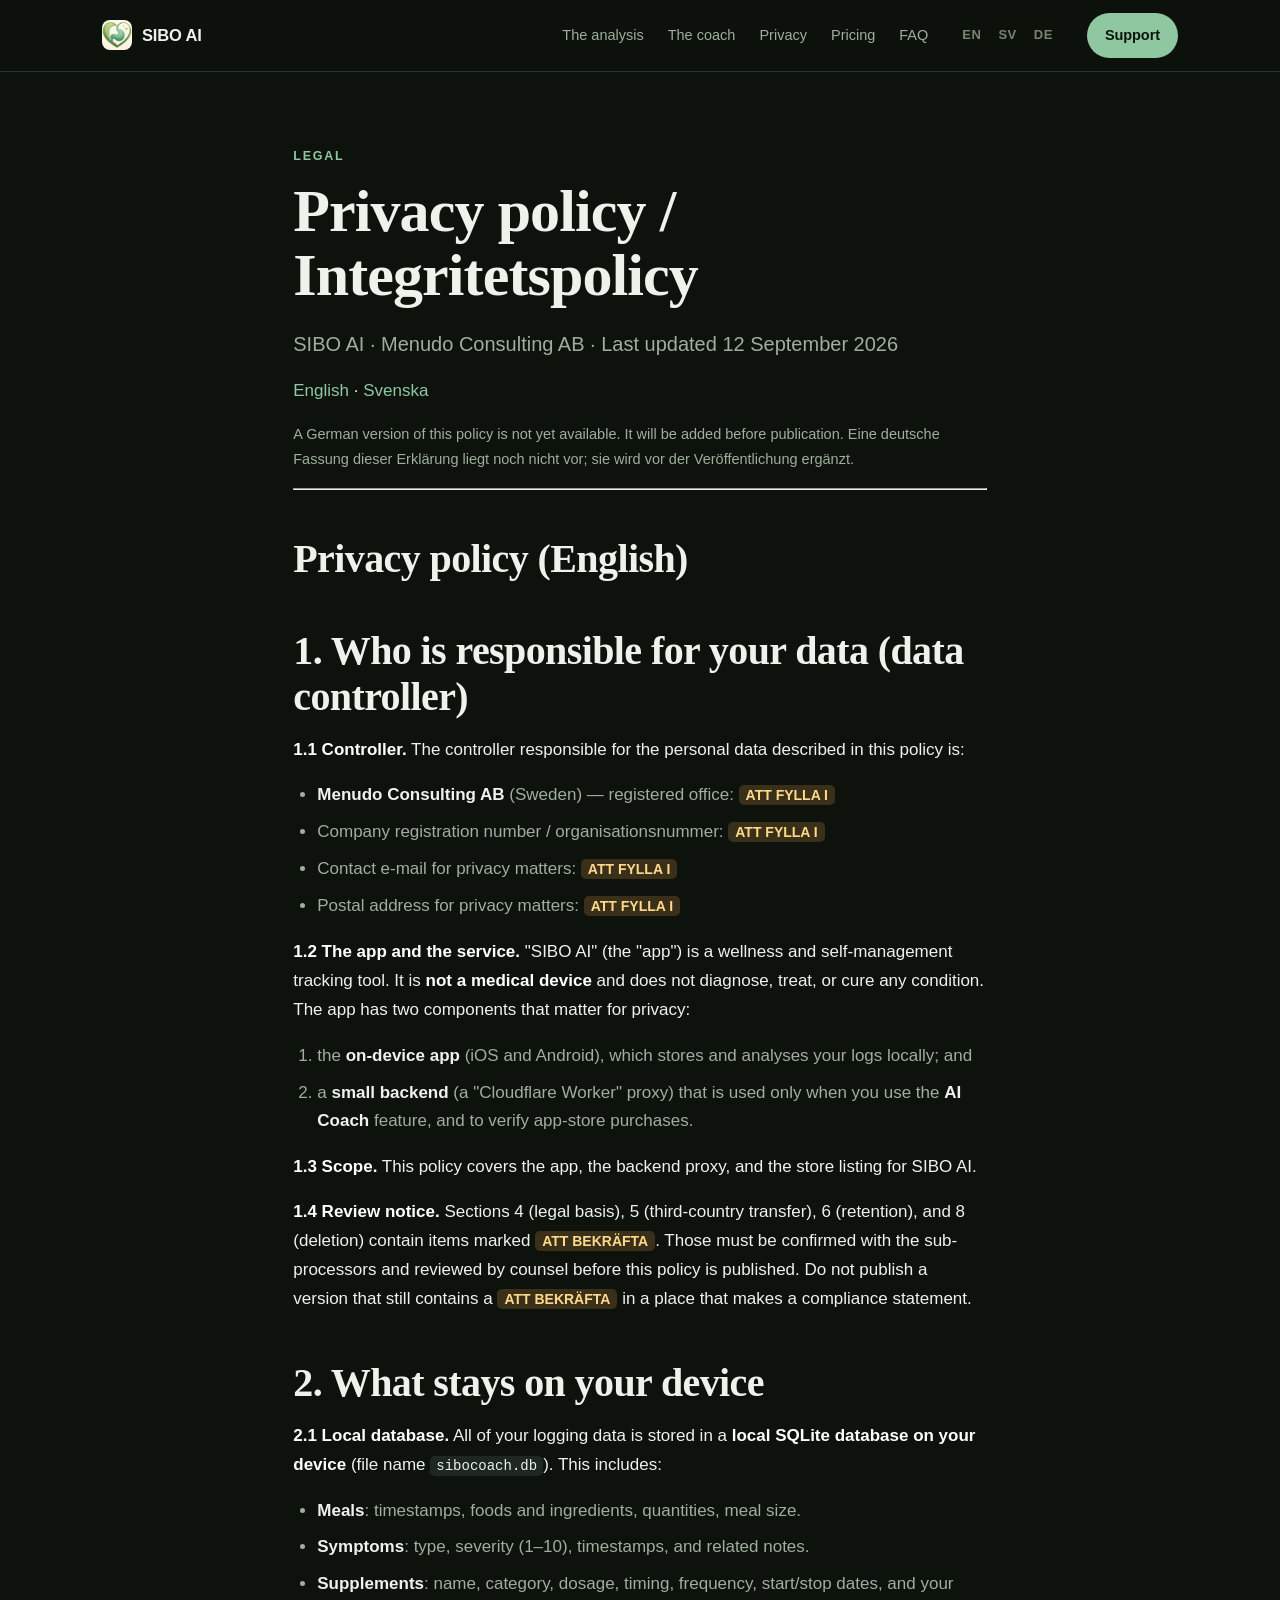
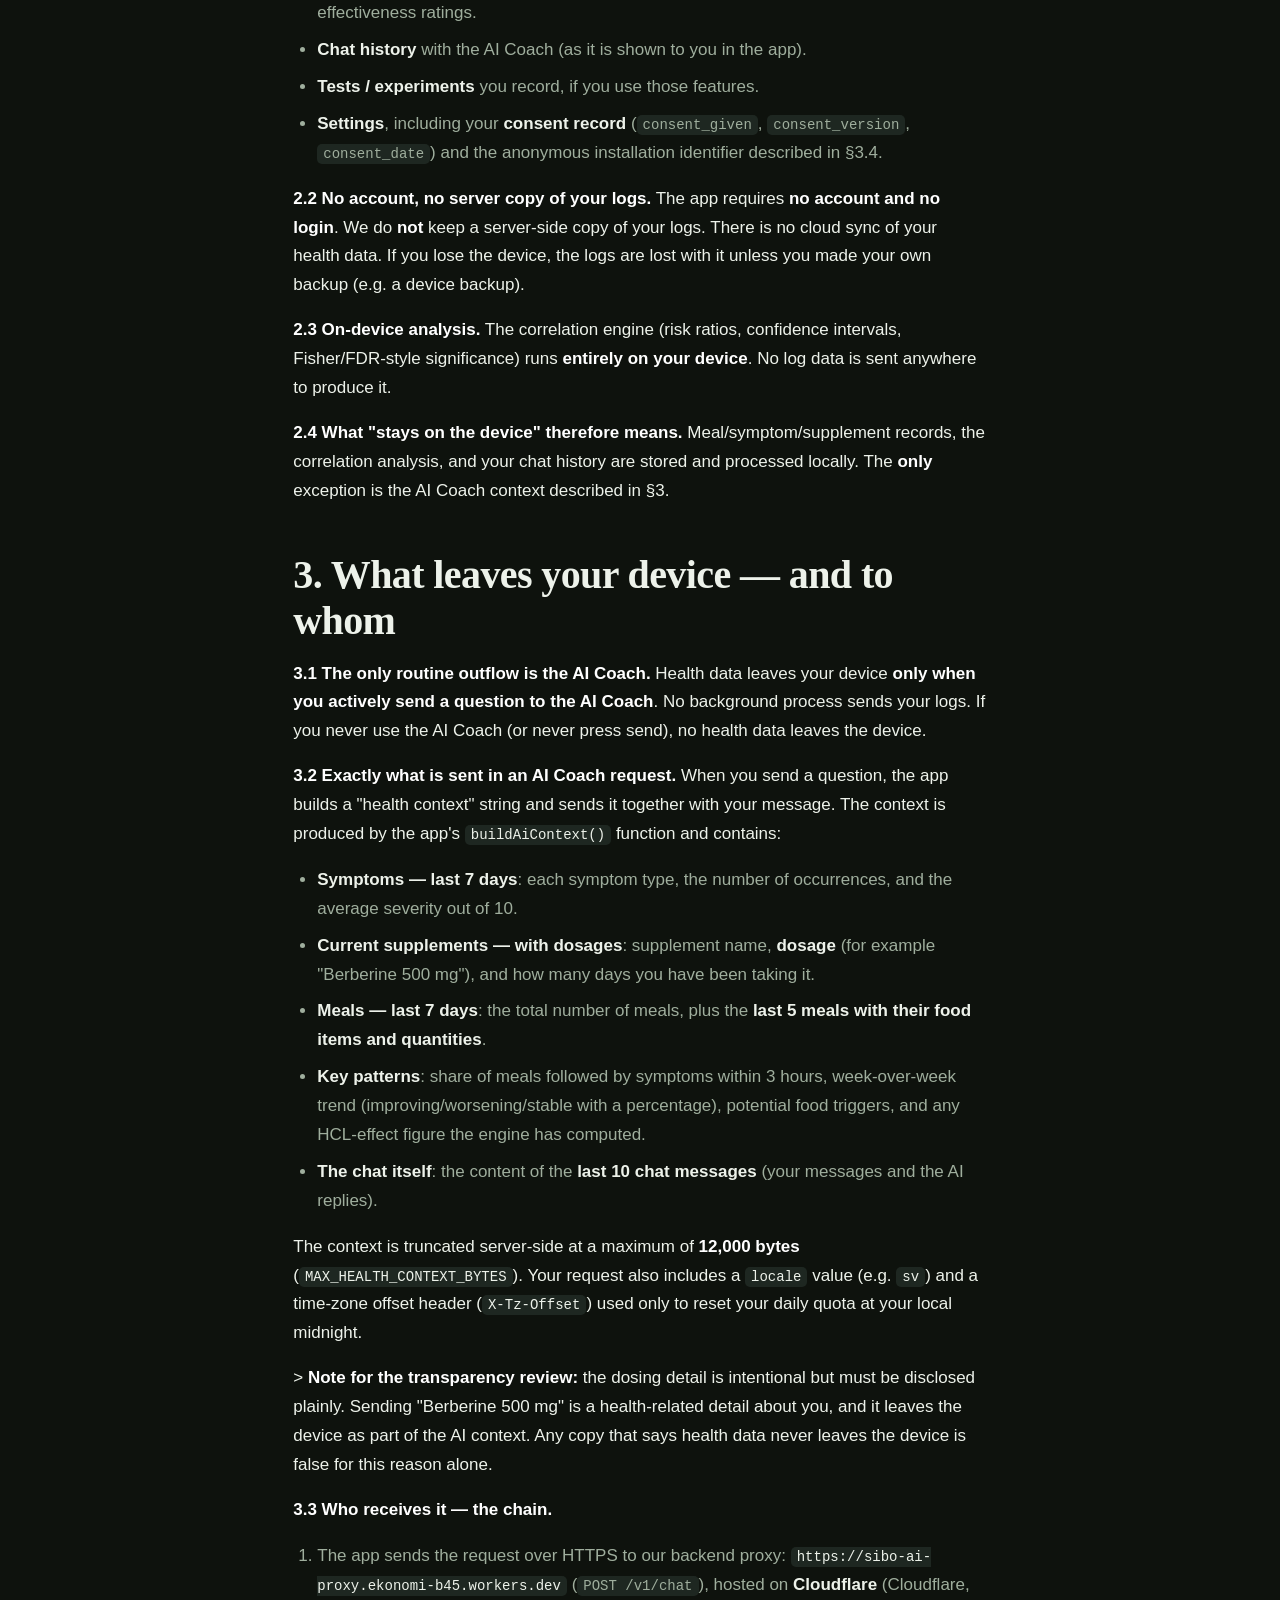
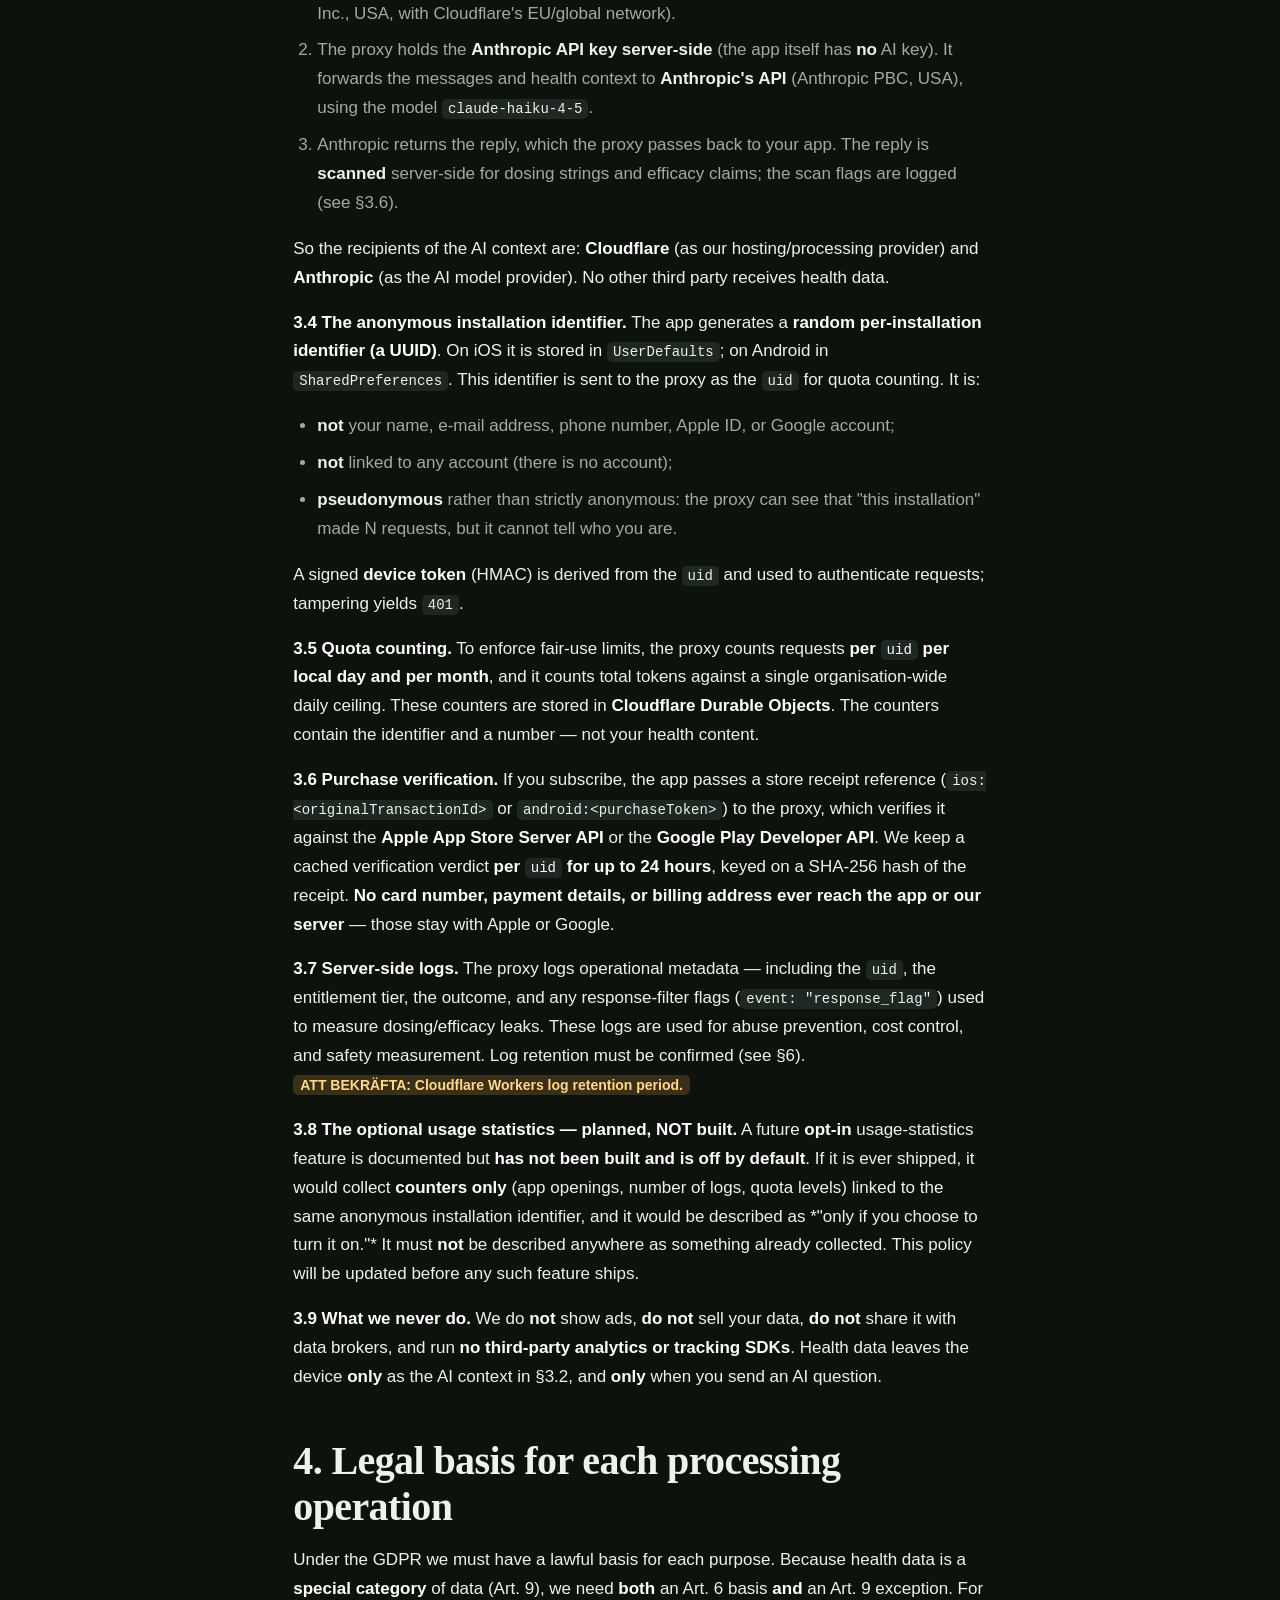
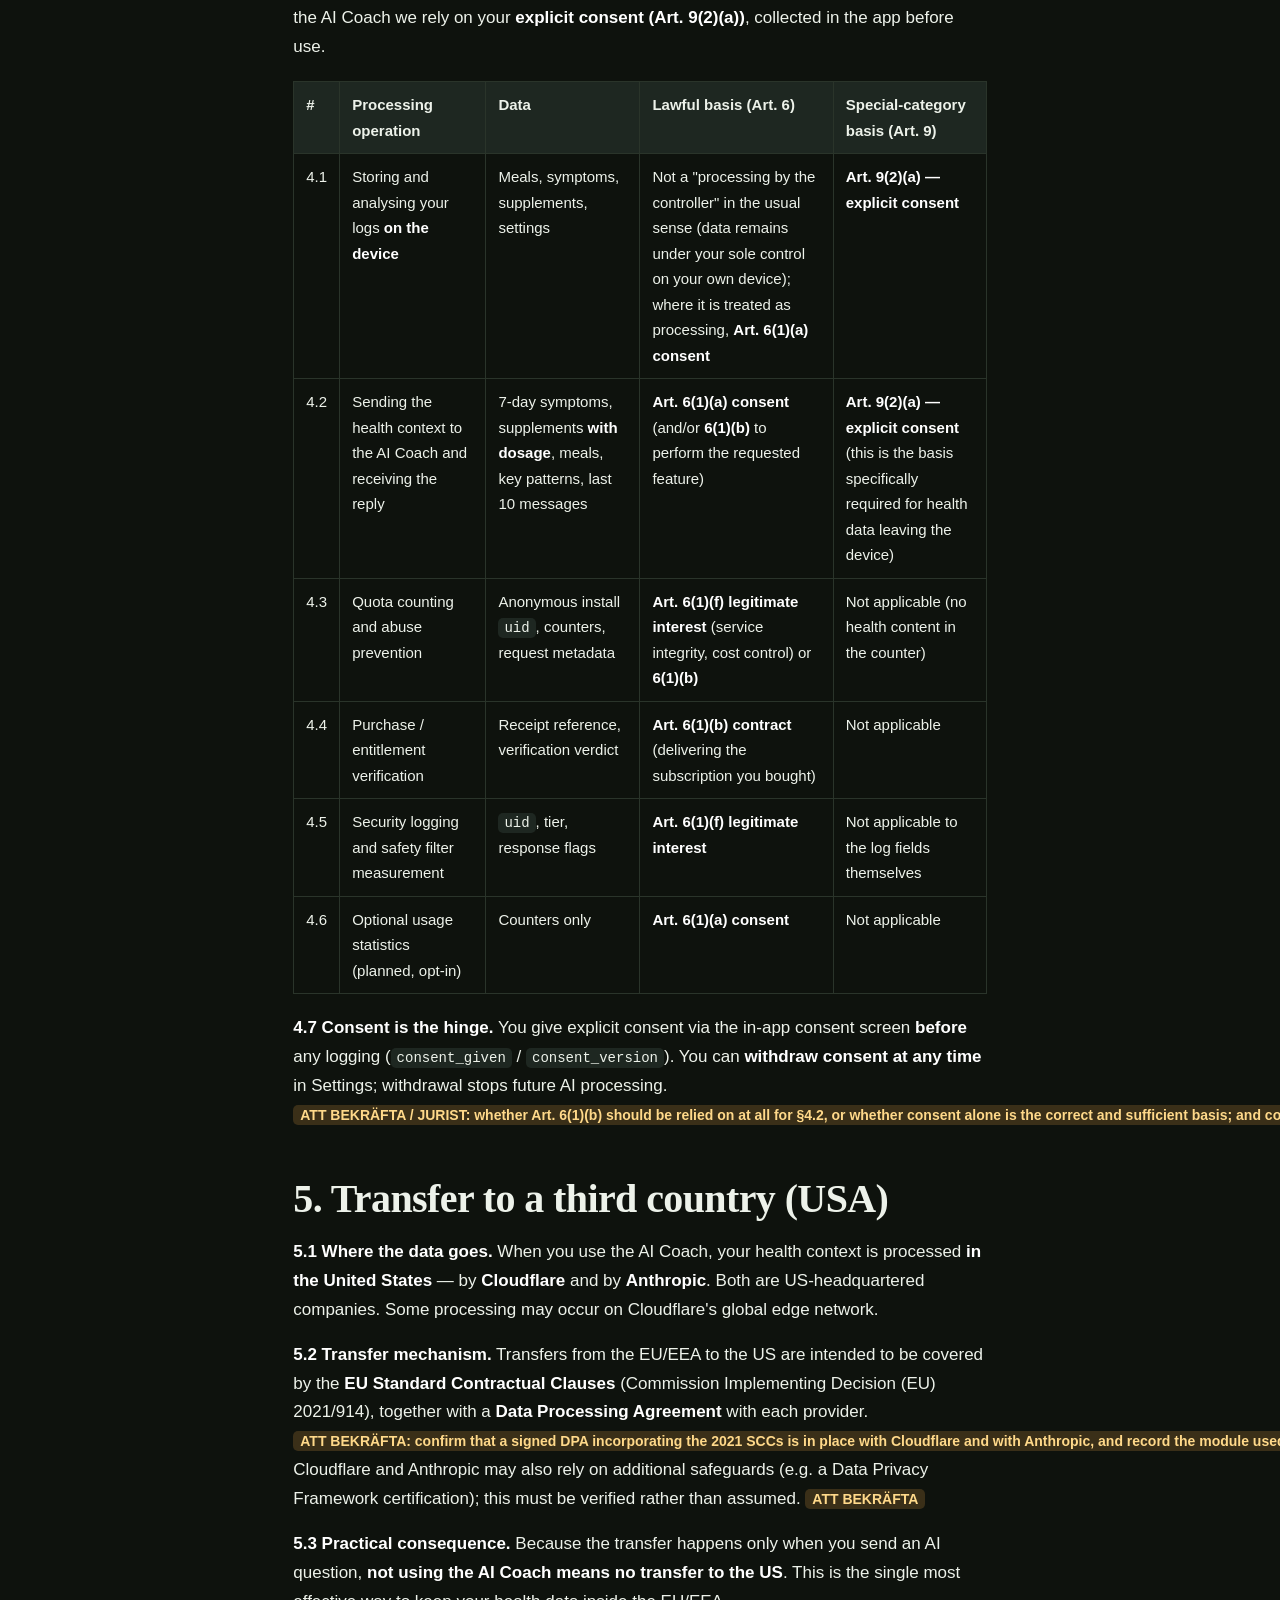
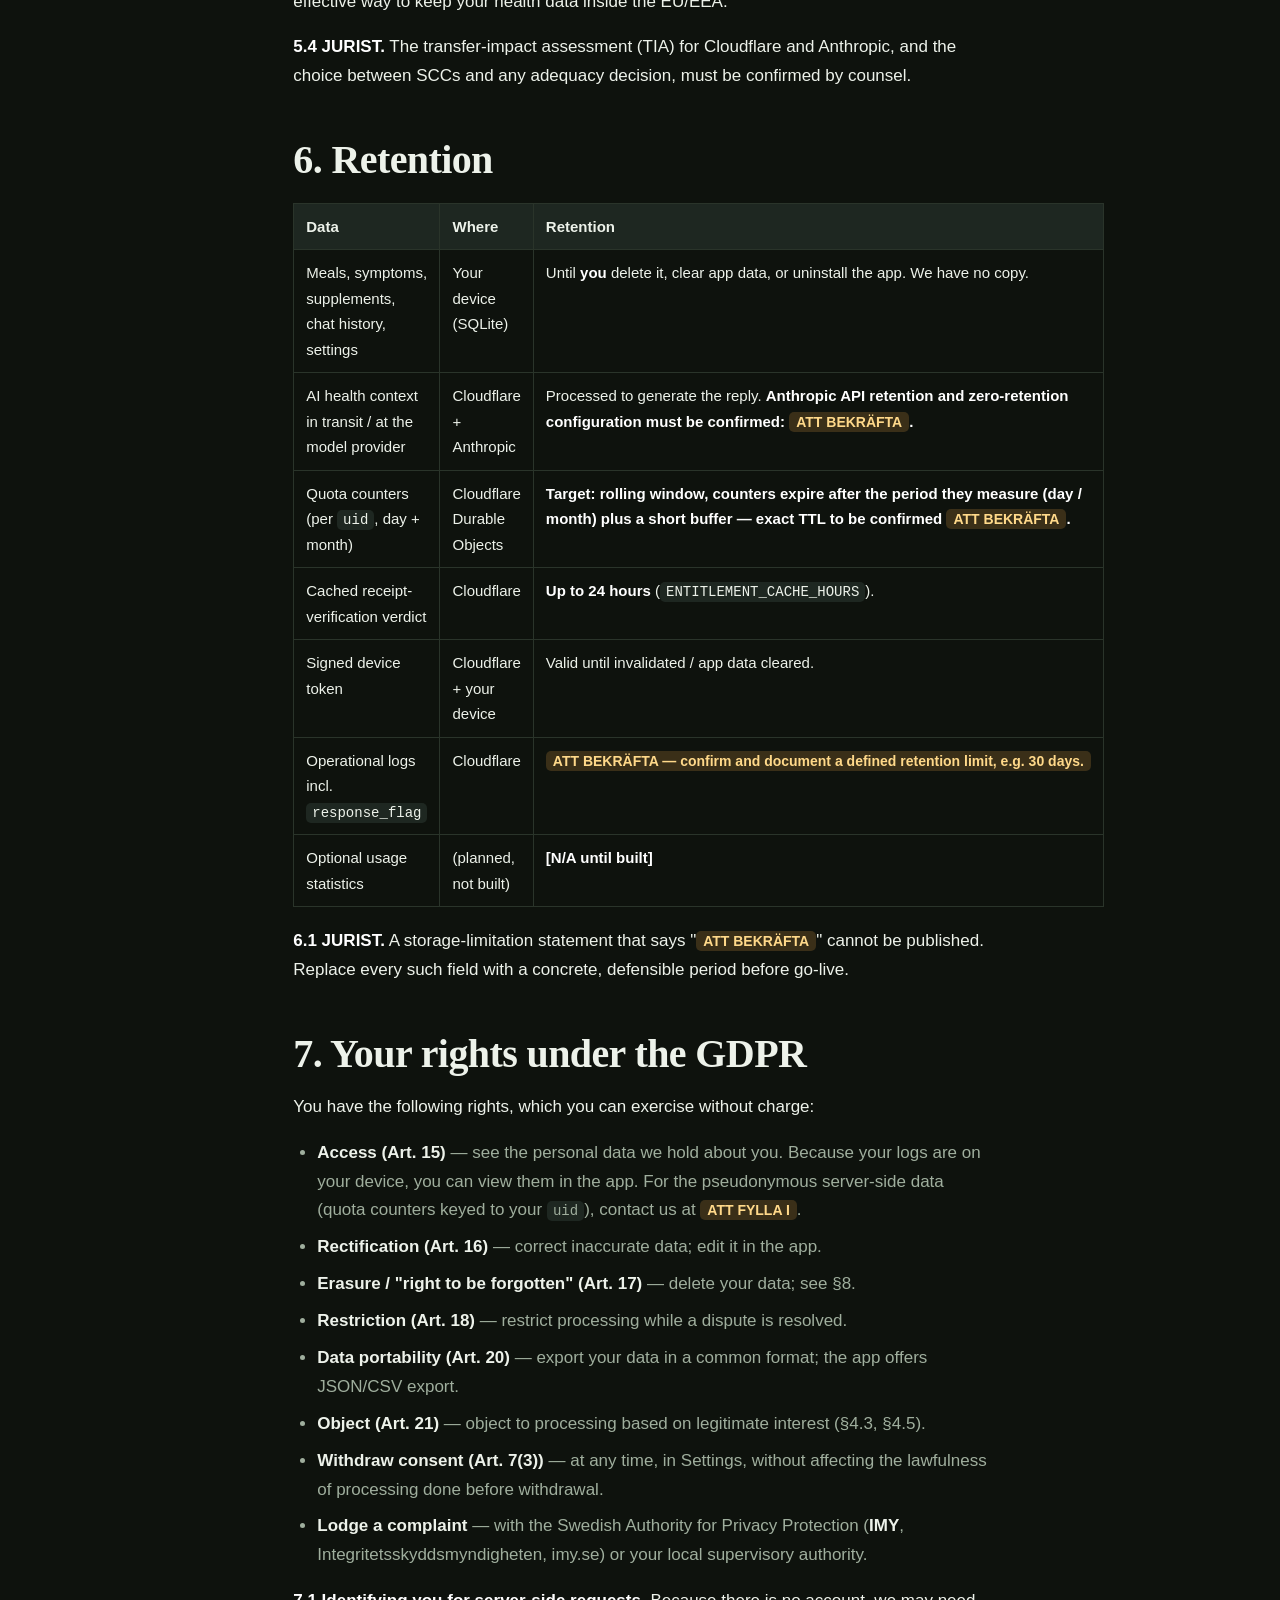
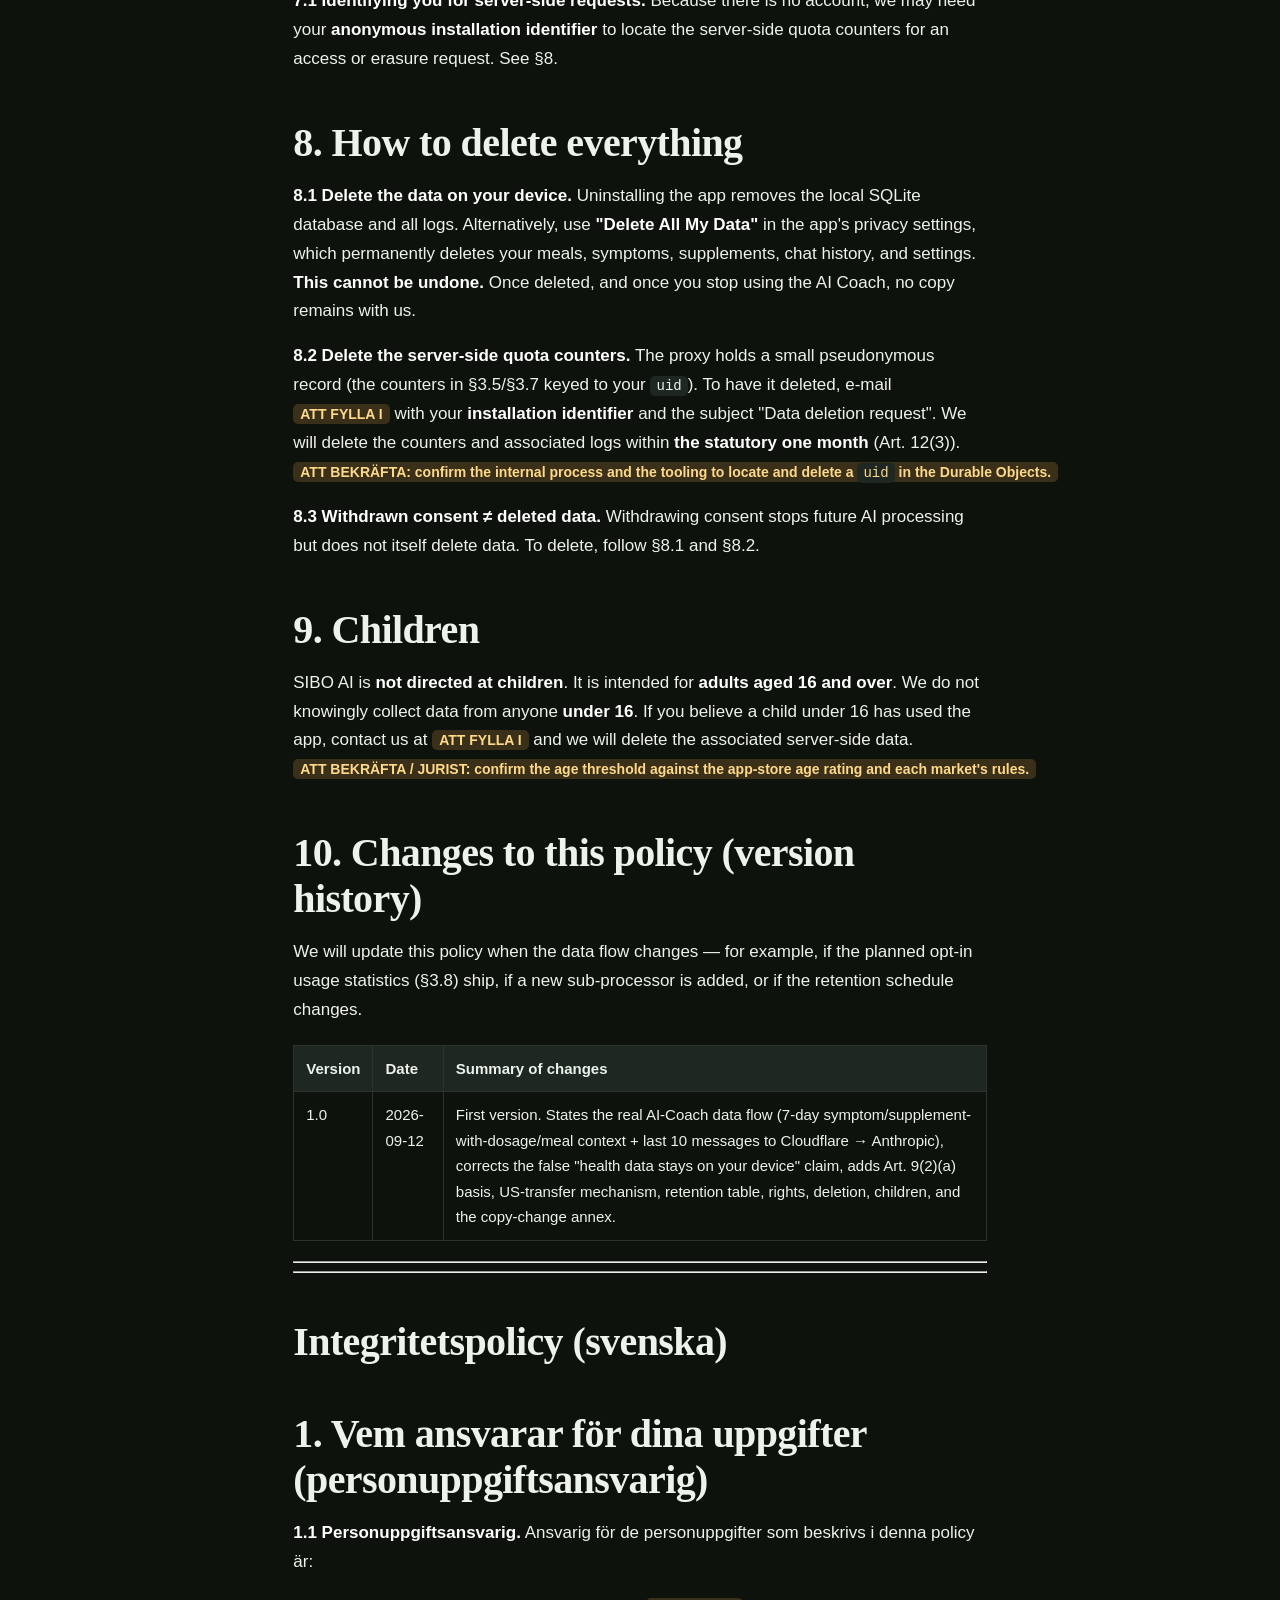
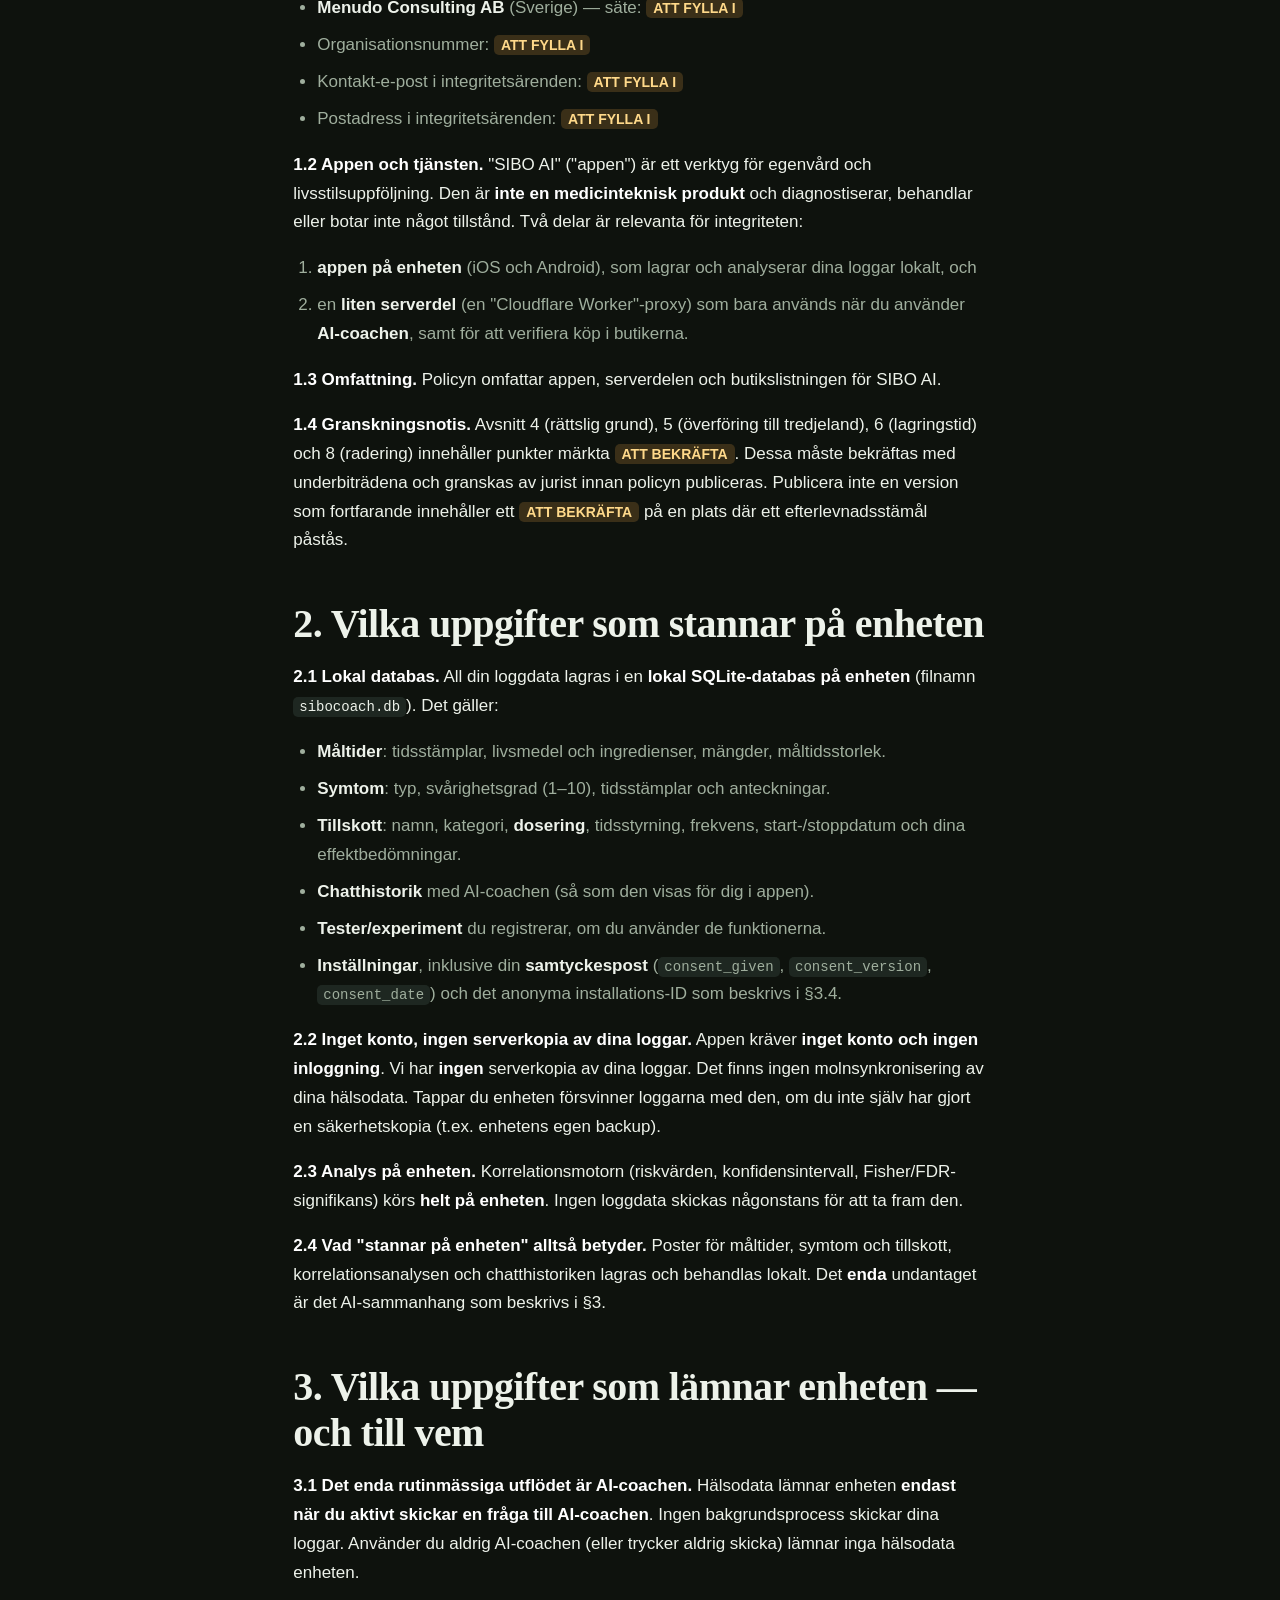
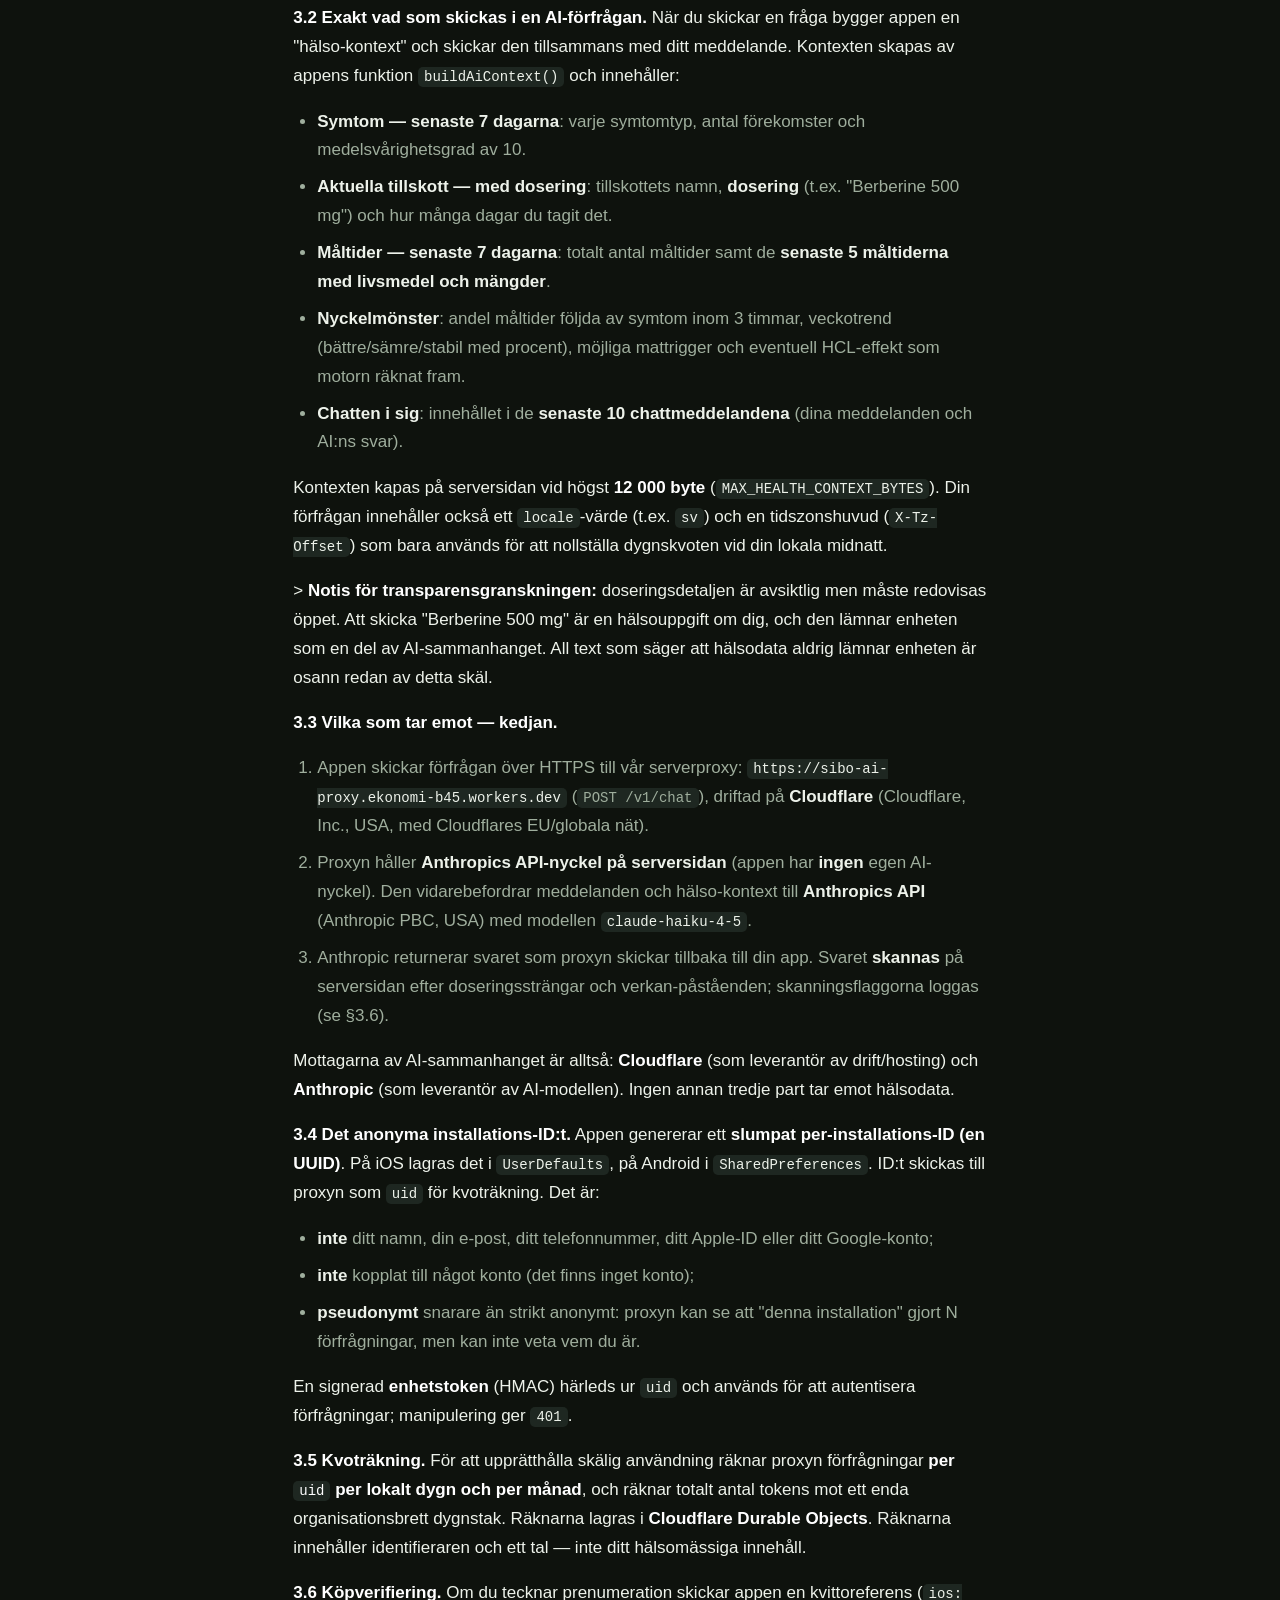
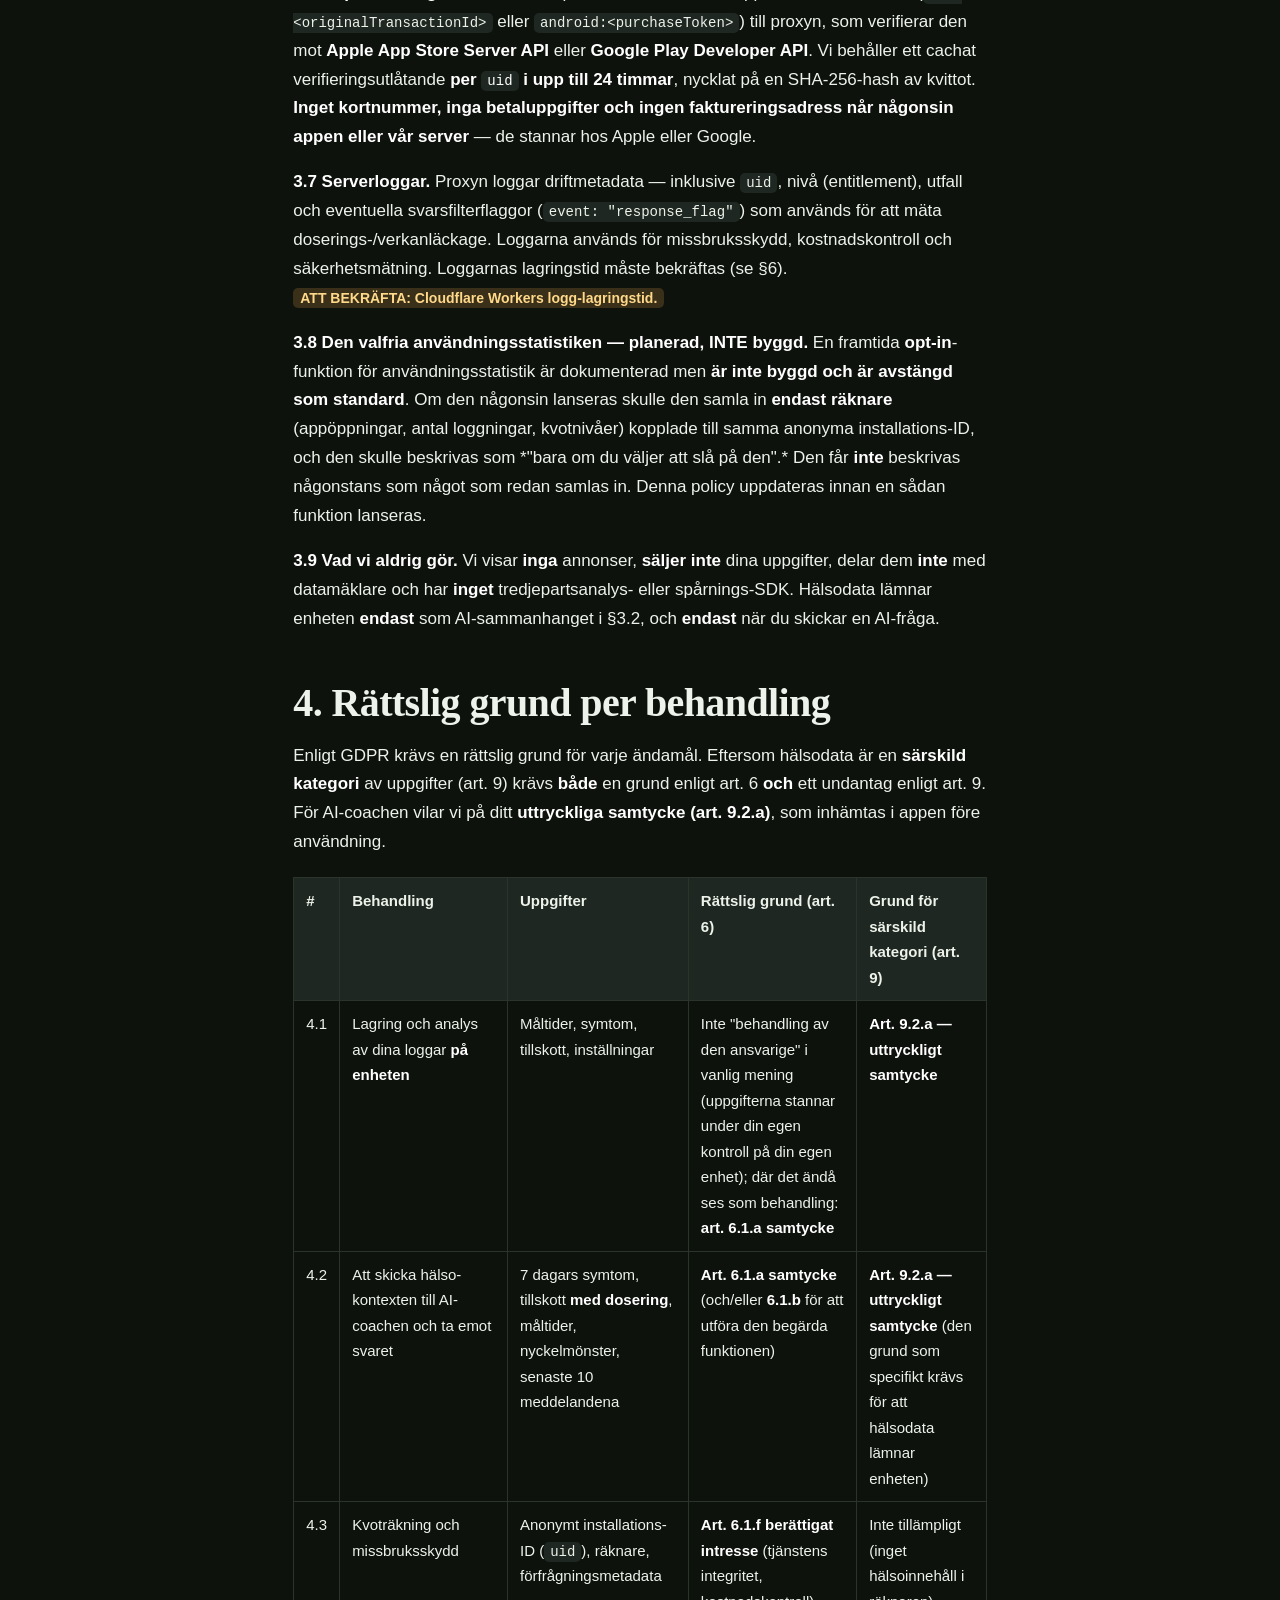
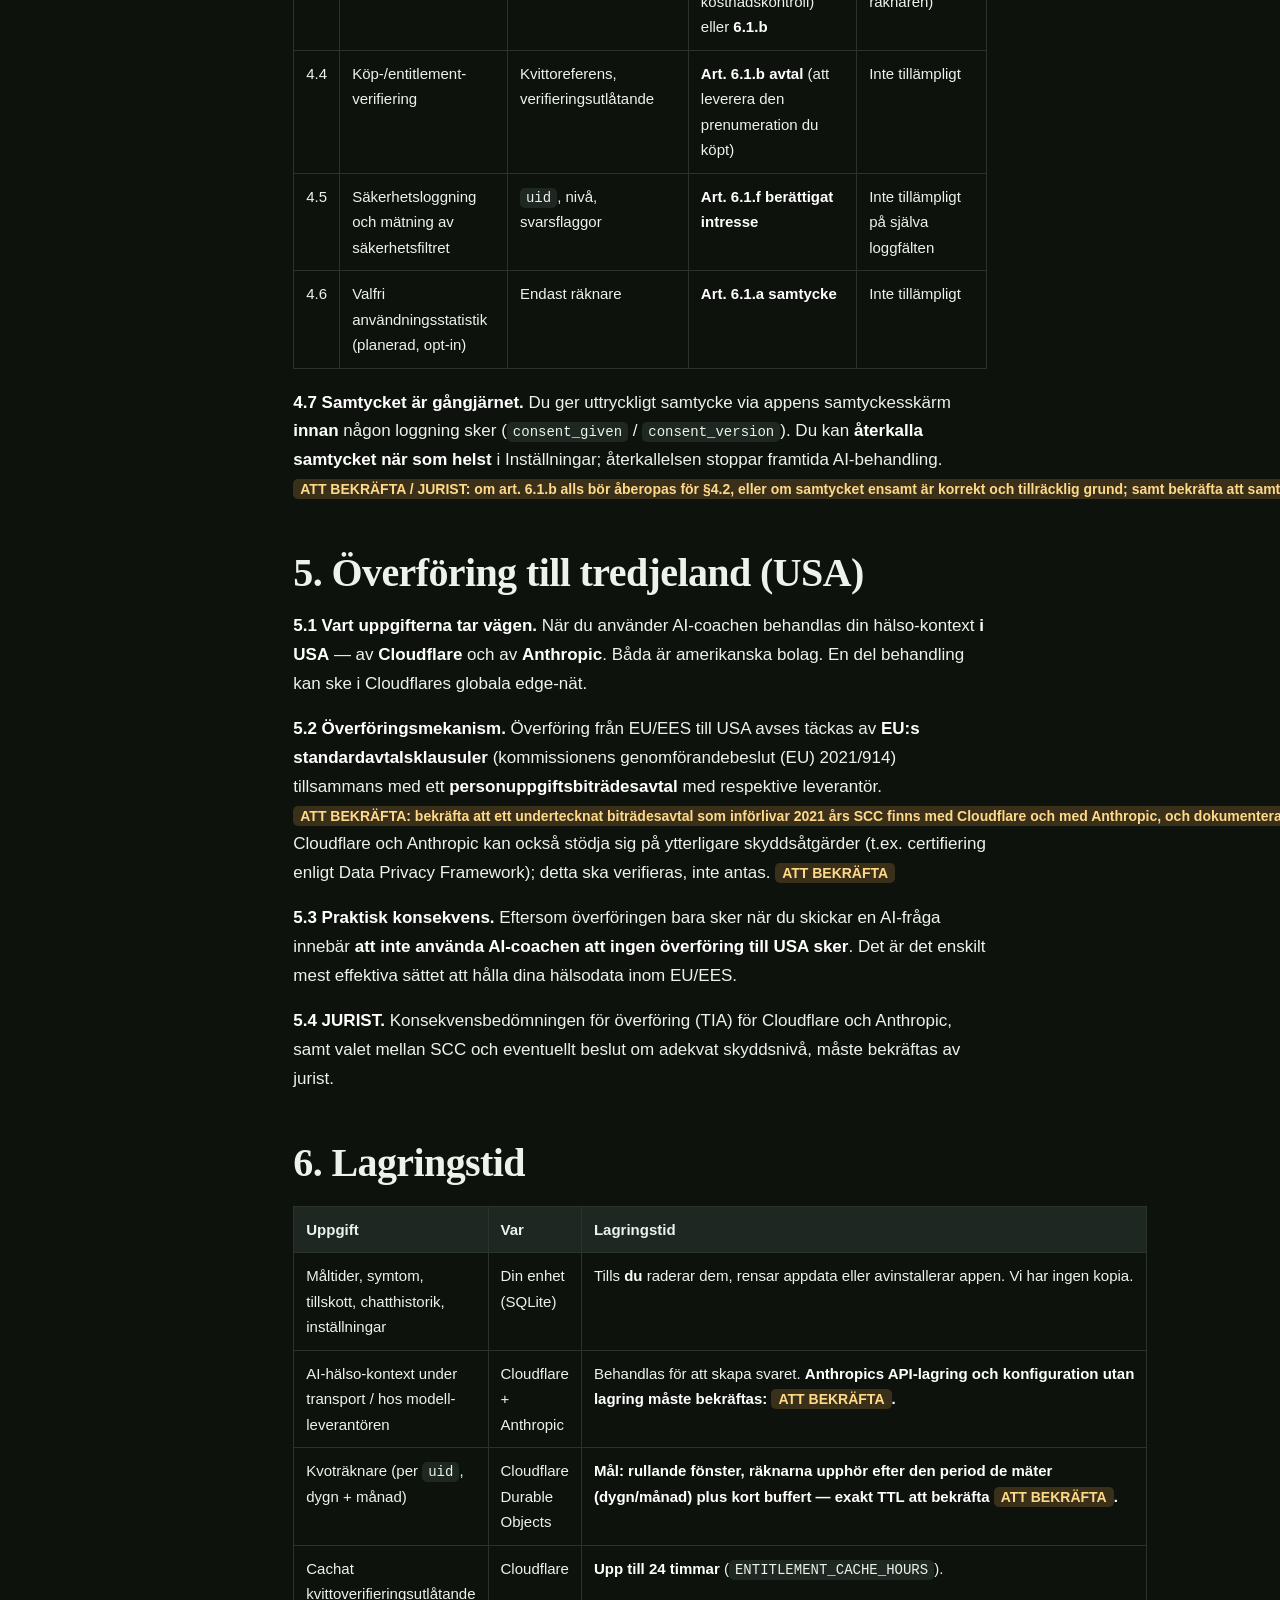
<file: privacy.html>
<!DOCTYPE html>
<html lang="en">
<head>
<meta charset="utf-8">
<meta name="viewport" content="width=device-width, initial-scale=1">
<title>Integritetspolicy — SIBO AI</title>
<meta name="description" content="Integritetspolicy för SIBO AI: vad som stannar på din enhet och vad som lämnar den.">
<meta name="robots" content="index,follow">
<meta name="theme-color" content="#0e120d">
<link rel="canonical" href="https://siboai.app/privacy.html">
<link rel="icon" href="/img/favicon-64.png" sizes="64x64">
<link rel="icon" href="/img/icon-192.png" sizes="192x192">
<link rel="apple-touch-icon" href="/img/apple-touch-icon.png">
<meta property="og:type" content="article">
<meta property="og:url" content="https://siboai.app/privacy.html">
<meta property="og:title" content="Integritetspolicy — SIBO AI">
<meta property="og:description" content="Integritetspolicy för SIBO AI: vad som stannar på din enhet och vad som lämnar den.">
<meta property="og:image" content="https://siboai.app/img/og.jpg">
<link rel="stylesheet" href="/styles.css">
</head>
<body>

<header class="site"><div class="wrap">
  <a class="brand" href="/"><img src="/img/icon-192.png" alt="">SIBO AI</a>
  <nav>
    <a href="/#analysis">The analysis</a>
    <a href="/#coach">The coach</a>
    <a href="/#privacy">Privacy</a>
    <a href="/#pricing">Pricing</a>
    <a href="/#faq">FAQ</a>
  </nav>
  <div class="langs" aria-label="Language">
    <a href="/" hreflang="en" title="English">EN</a>
    <a href="/sv/" hreflang="sv" title="Svenska">SV</a>
    <a href="/de/" hreflang="de" title="Deutsch">DE</a>
  </div>
  <a class="btn btn-primary btn-sm" href="/support.html">Support</a>
</div></header>

<main>
<section>
  <div class="wrap doc">
<p class="eyebrow">Legal</p>
<h1>Privacy policy / Integritetspolicy</h1>
<p class="lede">SIBO AI · Menudo Consulting AB · Last updated 12 September 2026</p>
<p><a href="#en">English</a> · <a href="#sv">Svenska</a></p>
<p class="small muted">A German version of this policy is not yet available. It will be added before publication. Eine deutsche Fassung dieser Erklärung liegt noch nicht vor; sie wird vor der Veröffentlichung ergänzt.</p>
<hr>
<h2 id="en">Privacy policy (English)</h2>
<h2>1. Who is responsible for your data (data controller)</h2>
<p><strong>1.1 Controller.</strong> The controller responsible for the personal data described in this policy is:</p>
<ul>
<li><strong>Menudo Consulting AB</strong> (Sweden) — registered office: <strong><span class="todo">ATT FYLLA I</span></strong></li>
<li>Company registration number / organisationsnummer: <strong><span class="todo">ATT FYLLA I</span></strong></li>
<li>Contact e-mail for privacy matters: <strong><span class="todo">ATT FYLLA I</span></strong></li>
<li>Postal address for privacy matters: <strong><span class="todo">ATT FYLLA I</span></strong></li>
</ul>
<p><strong>1.2 The app and the service.</strong> "SIBO AI" (the "app") is a wellness and self-management tracking tool. It is <strong>not a medical device</strong> and does not diagnose, treat, or cure any condition. The app has two components that matter for privacy:</p>
<ol>
<li>the <strong>on-device app</strong> (iOS and Android), which stores and analyses your logs locally; and</li>
<li>a <strong>small backend</strong> (a "Cloudflare Worker" proxy) that is used only when you use the <strong>AI Coach</strong> feature, and to verify app-store purchases.</li>
</ol>
<p><strong>1.3 Scope.</strong> This policy covers the app, the backend proxy, and the store listing for SIBO AI.</p>
<p><strong>1.4 Review notice.</strong> Sections 4 (legal basis), 5 (third-country transfer), 6 (retention), and 8 (deletion) contain items marked <strong><span class="todo">ATT BEKRÄFTA</span></strong>. Those must be confirmed with the sub-processors and reviewed by counsel before this policy is published. Do not publish a version that still contains a <strong><span class="todo">ATT BEKRÄFTA</span></strong> in a place that makes a compliance statement.</p>
<h2>2. What stays on your device</h2>
<p><strong>2.1 Local database.</strong> All of your logging data is stored in a <strong>local SQLite database on your device</strong> (file name <code>sibocoach.db</code>). This includes:</p>
<ul>
<li><strong>Meals</strong>: timestamps, foods and ingredients, quantities, meal size.</li>
<li><strong>Symptoms</strong>: type, severity (1–10), timestamps, and related notes.</li>
<li><strong>Supplements</strong>: name, category, dosage, timing, frequency, start/stop dates, and your effectiveness ratings.</li>
<li><strong>Chat history</strong> with the AI Coach (as it is shown to you in the app).</li>
<li><strong>Tests / experiments</strong> you record, if you use those features.</li>
<li><strong>Settings</strong>, including your <strong>consent record</strong> (<code>consent_given</code>, <code>consent_version</code>, <code>consent_date</code>) and the anonymous installation identifier described in §3.4.</li>
</ul>
<p><strong>2.2 No account, no server copy of your logs.</strong> The app requires <strong>no account and no login</strong>. We do <strong>not</strong> keep a server-side copy of your logs. There is no cloud sync of your health data. If you lose the device, the logs are lost with it unless you made your own backup (e.g. a device backup).</p>
<p><strong>2.3 On-device analysis.</strong> The correlation engine (risk ratios, confidence intervals, Fisher/FDR-style significance) runs <strong>entirely on your device</strong>. No log data is sent anywhere to produce it.</p>
<p><strong>2.4 What "stays on the device" therefore means.</strong> Meal/symptom/supplement records, the correlation analysis, and your chat history are stored and processed locally. The <strong>only</strong> exception is the AI Coach context described in §3.</p>
<h2>3. What leaves your device — and to whom</h2>
<p><strong>3.1 The only routine outflow is the AI Coach.</strong> Health data leaves your device <strong>only when you actively send a question to the AI Coach</strong>. No background process sends your logs. If you never use the AI Coach (or never press send), no health data leaves the device.</p>
<p><strong>3.2 Exactly what is sent in an AI Coach request.</strong> When you send a question, the app builds a "health context" string and sends it together with your message. The context is produced by the app's <code>buildAiContext()</code> function and contains:</p>
<ul>
<li><strong>Symptoms — last 7 days</strong>: each symptom type, the number of occurrences, and the average severity out of 10.</li>
<li><strong>Current supplements — with dosages</strong>: supplement name, <strong>dosage</strong> (for example "Berberine 500 mg"), and how many days you have been taking it.</li>
<li><strong>Meals — last 7 days</strong>: the total number of meals, plus the <strong>last 5 meals with their food items and quantities</strong>.</li>
<li><strong>Key patterns</strong>: share of meals followed by symptoms within 3 hours, week-over-week trend (improving/worsening/stable with a percentage), potential food triggers, and any HCL-effect figure the engine has computed.</li>
<li><strong>The chat itself</strong>: the content of the <strong>last 10 chat messages</strong> (your messages and the AI replies).</li>
</ul>
<p>The context is truncated server-side at a maximum of <strong>12,000 bytes</strong> (<code>MAX_HEALTH_CONTEXT_BYTES</code>). Your request also includes a <code>locale</code> value (e.g. <code>sv</code>) and a time-zone offset header (<code>X-Tz-Offset</code>) used only to reset your daily quota at your local midnight.</p>
<p>&gt; <strong>Note for the transparency review:</strong> the dosing detail is intentional but must be disclosed plainly. Sending "Berberine 500 mg" is a health-related detail about you, and it leaves the device as part of the AI context. Any copy that says health data never leaves the device is false for this reason alone.</p>
<p><strong>3.3 Who receives it — the chain.</strong></p>
<ol>
<li>The app sends the request over HTTPS to our backend proxy: <strong><code>https://sibo-ai-proxy.ekonomi-b45.workers.dev</code></strong> (<code>POST /v1/chat</code>), hosted on <strong>Cloudflare</strong> (Cloudflare, Inc., USA, with Cloudflare's EU/global network).</li>
<li>The proxy holds the <strong>Anthropic API key server-side</strong> (the app itself has <strong>no</strong> AI key). It forwards the messages and health context to <strong>Anthropic's API</strong> (Anthropic PBC, USA), using the model <strong><code>claude-haiku-4-5</code></strong>.</li>
<li>Anthropic returns the reply, which the proxy passes back to your app. The reply is <strong>scanned</strong> server-side for dosing strings and efficacy claims; the scan flags are logged (see §3.6).</li>
</ol>
<p>So the recipients of the AI context are: <strong>Cloudflare</strong> (as our hosting/processing provider) and <strong>Anthropic</strong> (as the AI model provider). No other third party receives health data.</p>
<p><strong>3.4 The anonymous installation identifier.</strong> The app generates a <strong>random per-installation identifier (a UUID)</strong>. On iOS it is stored in <code>UserDefaults</code>; on Android in <code>SharedPreferences</code>. This identifier is sent to the proxy as the <code>uid</code> for quota counting. It is:</p>
<ul>
<li><strong>not</strong> your name, e-mail address, phone number, Apple ID, or Google account;</li>
<li><strong>not</strong> linked to any account (there is no account);</li>
<li><strong>pseudonymous</strong> rather than strictly anonymous: the proxy can see that "this installation" made N requests, but it cannot tell who you are.</li>
</ul>
<p>A signed <strong>device token</strong> (HMAC) is derived from the <code>uid</code> and used to authenticate requests; tampering yields <code>401</code>.</p>
<p><strong>3.5 Quota counting.</strong> To enforce fair-use limits, the proxy counts requests <strong>per <code>uid</code> per local day and per month</strong>, and it counts total tokens against a single organisation-wide daily ceiling. These counters are stored in <strong>Cloudflare Durable Objects</strong>. The counters contain the identifier and a number — not your health content.</p>
<p><strong>3.6 Purchase verification.</strong> If you subscribe, the app passes a store receipt reference (<code>ios:&lt;originalTransactionId&gt;</code> or <code>android:&lt;purchaseToken&gt;</code>) to the proxy, which verifies it against the <strong>Apple App Store Server API</strong> or the <strong>Google Play Developer API</strong>. We keep a cached verification verdict <strong>per <code>uid</code> for up to 24 hours</strong>, keyed on a SHA-256 hash of the receipt. <strong>No card number, payment details, or billing address ever reach the app or our server</strong> — those stay with Apple or Google.</p>
<p><strong>3.7 Server-side logs.</strong> The proxy logs operational metadata — including the <code>uid</code>, the entitlement tier, the outcome, and any response-filter flags (<code>event: "response_flag"</code>) used to measure dosing/efficacy leaks. These logs are used for abuse prevention, cost control, and safety measurement. Log retention must be confirmed (see §6). <strong><span class="todo">ATT BEKRÄFTA: Cloudflare Workers log retention period.</span></strong></p>
<p><strong>3.8 The optional usage statistics — planned, NOT built.</strong> A future <strong>opt-in</strong> usage-statistics feature is documented but <strong>has not been built and is off by default</strong>. If it is ever shipped, it would collect <strong>counters only</strong> (app openings, number of logs, quota levels) linked to the same anonymous installation identifier, and it would be described as *"only if you choose to turn it on."* It must <strong>not</strong> be described anywhere as something already collected. This policy will be updated before any such feature ships.</p>
<p><strong>3.9 What we never do.</strong> We do <strong>not</strong> show ads, <strong>do not</strong> sell your data, <strong>do not</strong> share it with data brokers, and run <strong>no third-party analytics or tracking SDKs</strong>. Health data leaves the device <strong>only</strong> as the AI context in §3.2, and <strong>only</strong> when you send an AI question.</p>
<h2>4. Legal basis for each processing operation</h2>
<p>Under the GDPR we must have a lawful basis for each purpose. Because health data is a <strong>special category</strong> of data (Art. 9), we need <strong>both</strong> an Art. 6 basis <strong>and</strong> an Art. 9 exception. For the AI Coach we rely on your <strong>explicit consent (Art. 9(2)(a))</strong>, collected in the app before use.</p>
<table>
<tr><th>#</th><th>Processing operation</th><th>Data</th><th>Lawful basis (Art. 6)</th><th>Special-category basis (Art. 9)</th></tr>
<tr><td>4.1</td><td>Storing and analysing your logs <strong>on the device</strong></td><td>Meals, symptoms, supplements, settings</td><td>Not a "processing by the controller" in the usual sense (data remains under your sole control on your own device); where it is treated as processing, <strong>Art. 6(1)(a) consent</strong></td><td><strong>Art. 9(2)(a) — explicit consent</strong></td></tr>
<tr><td>4.2</td><td>Sending the health context to the AI Coach and receiving the reply</td><td>7-day symptoms, supplements <strong>with dosage</strong>, meals, key patterns, last 10 messages</td><td><strong>Art. 6(1)(a) consent</strong> (and/or <strong>6(1)(b)</strong> to perform the requested feature)</td><td><strong>Art. 9(2)(a) — explicit consent</strong> (this is the basis specifically required for health data leaving the device)</td></tr>
<tr><td>4.3</td><td>Quota counting and abuse prevention</td><td>Anonymous install <code>uid</code>, counters, request metadata</td><td><strong>Art. 6(1)(f) legitimate interest</strong> (service integrity, cost control) or <strong>6(1)(b)</strong></td><td>Not applicable (no health content in the counter)</td></tr>
<tr><td>4.4</td><td>Purchase / entitlement verification</td><td>Receipt reference, verification verdict</td><td><strong>Art. 6(1)(b) contract</strong> (delivering the subscription you bought)</td><td>Not applicable</td></tr>
<tr><td>4.5</td><td>Security logging and safety filter measurement</td><td><code>uid</code>, tier, response flags</td><td><strong>Art. 6(1)(f) legitimate interest</strong></td><td>Not applicable to the log fields themselves</td></tr>
<tr><td>4.6</td><td>Optional usage statistics (planned, opt-in)</td><td>Counters only</td><td><strong>Art. 6(1)(a) consent</strong></td><td>Not applicable</td></tr>
</table>
<p><strong>4.7 Consent is the hinge.</strong> You give explicit consent via the in-app consent screen <strong>before</strong> any logging (<code>consent_given</code> / <code>consent_version</code>). You can <strong>withdraw consent at any time</strong> in Settings; withdrawal stops future AI processing. <strong><span class="todo">ATT BEKRÄFTA / JURIST: whether Art. 6(1)(b) should be relied on at all for §4.2, or whether consent alone is the correct and sufficient basis; and confirm the wording of the consent screen matches the Art. 9(2)(a) standard for explicit consent.</span></strong></p>
<h2>5. Transfer to a third country (USA)</h2>
<p><strong>5.1 Where the data goes.</strong> When you use the AI Coach, your health context is processed <strong>in the United States</strong> — by <strong>Cloudflare</strong> and by <strong>Anthropic</strong>. Both are US-headquartered companies. Some processing may occur on Cloudflare's global edge network.</p>
<p><strong>5.2 Transfer mechanism.</strong> Transfers from the EU/EEA to the US are intended to be covered by the <strong>EU Standard Contractual Clauses</strong> (Commission Implementing Decision (EU) 2021/914), together with a <strong>Data Processing Agreement</strong> with each provider. <strong><span class="todo">ATT BEKRÄFTA: confirm that a signed DPA incorporating the 2021 SCCs is in place with Cloudflare and with Anthropic, and record the module used.</span></strong> Cloudflare and Anthropic may also rely on additional safeguards (e.g. a Data Privacy Framework certification); this must be verified rather than assumed. <strong><span class="todo">ATT BEKRÄFTA</span></strong></p>
<p><strong>5.3 Practical consequence.</strong> Because the transfer happens only when you send an AI question, <strong>not using the AI Coach means no transfer to the US</strong>. This is the single most effective way to keep your health data inside the EU/EEA.</p>
<p><strong>5.4 JURIST.</strong> The transfer-impact assessment (TIA) for Cloudflare and Anthropic, and the choice between SCCs and any adequacy decision, must be confirmed by counsel.</p>
<h2>6. Retention</h2>
<table>
<tr><th>Data</th><th>Where</th><th>Retention</th></tr>
<tr><td>Meals, symptoms, supplements, chat history, settings</td><td>Your device (SQLite)</td><td>Until <strong>you</strong> delete it, clear app data, or uninstall the app. We have no copy.</td></tr>
<tr><td>AI health context in transit / at the model provider</td><td>Cloudflare + Anthropic</td><td>Processed to generate the reply. <strong>Anthropic API retention and zero-retention configuration must be confirmed: <span class="todo">ATT BEKRÄFTA</span>.</strong></td></tr>
<tr><td>Quota counters (per <code>uid</code>, day + month)</td><td>Cloudflare Durable Objects</td><td><strong>Target: rolling window, counters expire after the period they measure (day / month) plus a short buffer — exact TTL to be confirmed <span class="todo">ATT BEKRÄFTA</span>.</strong></td></tr>
<tr><td>Cached receipt-verification verdict</td><td>Cloudflare</td><td><strong>Up to 24 hours</strong> (<code>ENTITLEMENT_CACHE_HOURS</code>).</td></tr>
<tr><td>Signed device token</td><td>Cloudflare + your device</td><td>Valid until invalidated / app data cleared.</td></tr>
<tr><td>Operational logs incl. <code>response_flag</code></td><td>Cloudflare</td><td><strong><span class="todo">ATT BEKRÄFTA — confirm and document a defined retention limit, e.g. 30 days.</span></strong></td></tr>
<tr><td>Optional usage statistics</td><td>(planned, not built)</td><td><strong>[N/A until built]</strong></td></tr>
</table>
<p><strong>6.1 JURIST.</strong> A storage-limitation statement that says "<strong><span class="todo">ATT BEKRÄFTA</span></strong>" cannot be published. Replace every such field with a concrete, defensible period before go-live.</p>
<h2>7. Your rights under the GDPR</h2>
<p>You have the following rights, which you can exercise without charge:</p>
<ul>
<li><strong>Access (Art. 15)</strong> — see the personal data we hold about you. Because your logs are on your device, you can view them in the app. For the pseudonymous server-side data (quota counters keyed to your <code>uid</code>), contact us at <strong><span class="todo">ATT FYLLA I</span></strong>.</li>
<li><strong>Rectification (Art. 16)</strong> — correct inaccurate data; edit it in the app.</li>
<li><strong>Erasure / "right to be forgotten" (Art. 17)</strong> — delete your data; see §8.</li>
<li><strong>Restriction (Art. 18)</strong> — restrict processing while a dispute is resolved.</li>
<li><strong>Data portability (Art. 20)</strong> — export your data in a common format; the app offers JSON/CSV export.</li>
<li><strong>Object (Art. 21)</strong> — object to processing based on legitimate interest (§4.3, §4.5).</li>
<li><strong>Withdraw consent (Art. 7(3))</strong> — at any time, in Settings, without affecting the lawfulness of processing done before withdrawal.</li>
<li><strong>Lodge a complaint</strong> — with the Swedish Authority for Privacy Protection (<strong>IMY</strong>, Integritetsskyddsmyndigheten, imy.se) or your local supervisory authority.</li>
</ul>
<p><strong>7.1 Identifying you for server-side requests.</strong> Because there is no account, we may need your <strong>anonymous installation identifier</strong> to locate the server-side quota counters for an access or erasure request. See §8.</p>
<h2>8. How to delete everything</h2>
<p><strong>8.1 Delete the data on your device.</strong> Uninstalling the app removes the local SQLite database and all logs. Alternatively, use <strong>"Delete All My Data"</strong> in the app's privacy settings, which permanently deletes your meals, symptoms, supplements, chat history, and settings. <strong>This cannot be undone.</strong> Once deleted, and once you stop using the AI Coach, no copy remains with us.</p>
<p><strong>8.2 Delete the server-side quota counters.</strong> The proxy holds a small pseudonymous record (the counters in §3.5/§3.7 keyed to your <code>uid</code>). To have it deleted, e-mail <strong><span class="todo">ATT FYLLA I</span></strong> with your <strong>installation identifier</strong> and the subject "Data deletion request". We will delete the counters and associated logs within <strong>the statutory one month</strong> (Art. 12(3)). <strong><span class="todo">ATT BEKRÄFTA: confirm the internal process and the tooling to locate and delete a <code>uid</code> in the Durable Objects.</span></strong></p>
<p><strong>8.3 Withdrawn consent ≠ deleted data.</strong> Withdrawing consent stops future AI processing but does not itself delete data. To delete, follow §8.1 and §8.2.</p>
<h2>9. Children</h2>
<p>SIBO AI is <strong>not directed at children</strong>. It is intended for <strong>adults aged 16 and over</strong>. We do not knowingly collect data from anyone <strong>under 16</strong>. If you believe a child under 16 has used the app, contact us at <strong><span class="todo">ATT FYLLA I</span></strong> and we will delete the associated server-side data. <strong><span class="todo">ATT BEKRÄFTA / JURIST: confirm the age threshold against the app-store age rating and each market's rules.</span></strong></p>
<h2>10. Changes to this policy (version history)</h2>
<p>We will update this policy when the data flow changes — for example, if the planned opt-in usage statistics (§3.8) ship, if a new sub-processor is added, or if the retention schedule changes.</p>
<table>
<tr><th>Version</th><th>Date</th><th>Summary of changes</th></tr>
<tr><td>1.0</td><td>2026-09-12</td><td>First version. States the real AI-Coach data flow (7-day symptom/supplement-with-dosage/meal context + last 10 messages to Cloudflare → Anthropic), corrects the false "health data stays on your device" claim, adds Art. 9(2)(a) basis, US-transfer mechanism, retention table, rights, deletion, children, and the copy-change annex.</td></tr>
</table>
<hr>
<hr>
<h2 id="sv">Integritetspolicy (svenska)</h2>
<h2>1. Vem ansvarar för dina uppgifter (personuppgiftsansvarig)</h2>
<p><strong>1.1 Personuppgiftsansvarig.</strong> Ansvarig för de personuppgifter som beskrivs i denna policy är:</p>
<ul>
<li><strong>Menudo Consulting AB</strong> (Sverige) — säte: <strong><span class="todo">ATT FYLLA I</span></strong></li>
<li>Organisationsnummer: <strong><span class="todo">ATT FYLLA I</span></strong></li>
<li>Kontakt-e-post i integritetsärenden: <strong><span class="todo">ATT FYLLA I</span></strong></li>
<li>Postadress i integritetsärenden: <strong><span class="todo">ATT FYLLA I</span></strong></li>
</ul>
<p><strong>1.2 Appen och tjänsten.</strong> "SIBO AI" ("appen") är ett verktyg för egenvård och livsstilsuppföljning. Den är <strong>inte en medicinteknisk produkt</strong> och diagnostiserar, behandlar eller botar inte något tillstånd. Två delar är relevanta för integriteten:</p>
<ol>
<li><strong>appen på enheten</strong> (iOS och Android), som lagrar och analyserar dina loggar lokalt, och</li>
<li>en <strong>liten serverdel</strong> (en "Cloudflare Worker"-proxy) som bara används när du använder <strong>AI-coachen</strong>, samt för att verifiera köp i butikerna.</li>
</ol>
<p><strong>1.3 Omfattning.</strong> Policyn omfattar appen, serverdelen och butikslistningen för SIBO AI.</p>
<p><strong>1.4 Granskningsnotis.</strong> Avsnitt 4 (rättslig grund), 5 (överföring till tredjeland), 6 (lagringstid) och 8 (radering) innehåller punkter märkta <strong><span class="todo">ATT BEKRÄFTA</span></strong>. Dessa måste bekräftas med underbiträdena och granskas av jurist innan policyn publiceras. Publicera inte en version som fortfarande innehåller ett <strong><span class="todo">ATT BEKRÄFTA</span></strong> på en plats där ett efterlevnadsstämål påstås.</p>
<h2>2. Vilka uppgifter som stannar på enheten</h2>
<p><strong>2.1 Lokal databas.</strong> All din loggdata lagras i en <strong>lokal SQLite-databas på enheten</strong> (filnamn <code>sibocoach.db</code>). Det gäller:</p>
<ul>
<li><strong>Måltider</strong>: tidsstämplar, livsmedel och ingredienser, mängder, måltidsstorlek.</li>
<li><strong>Symtom</strong>: typ, svårighetsgrad (1–10), tidsstämplar och anteckningar.</li>
<li><strong>Tillskott</strong>: namn, kategori, <strong>dosering</strong>, tidsstyrning, frekvens, start-/stoppdatum och dina effektbedömningar.</li>
<li><strong>Chatthistorik</strong> med AI-coachen (så som den visas för dig i appen).</li>
<li><strong>Tester/experiment</strong> du registrerar, om du använder de funktionerna.</li>
<li><strong>Inställningar</strong>, inklusive din <strong>samtyckespost</strong> (<code>consent_given</code>, <code>consent_version</code>, <code>consent_date</code>) och det anonyma installations-ID som beskrivs i §3.4.</li>
</ul>
<p><strong>2.2 Inget konto, ingen serverkopia av dina loggar.</strong> Appen kräver <strong>inget konto och ingen inloggning</strong>. Vi har <strong>ingen</strong> serverkopia av dina loggar. Det finns ingen molnsynkronisering av dina hälsodata. Tappar du enheten försvinner loggarna med den, om du inte själv har gjort en säkerhetskopia (t.ex. enhetens egen backup).</p>
<p><strong>2.3 Analys på enheten.</strong> Korrelationsmotorn (riskvärden, konfidensintervall, Fisher/FDR-signifikans) körs <strong>helt på enheten</strong>. Ingen loggdata skickas någonstans för att ta fram den.</p>
<p><strong>2.4 Vad "stannar på enheten" alltså betyder.</strong> Poster för måltider, symtom och tillskott, korrelationsanalysen och chatthistoriken lagras och behandlas lokalt. Det <strong>enda</strong> undantaget är det AI-sammanhang som beskrivs i §3.</p>
<h2>3. Vilka uppgifter som lämnar enheten — och till vem</h2>
<p><strong>3.1 Det enda rutinmässiga utflödet är AI-coachen.</strong> Hälsodata lämnar enheten <strong>endast när du aktivt skickar en fråga till AI-coachen</strong>. Ingen bakgrundsprocess skickar dina loggar. Använder du aldrig AI-coachen (eller trycker aldrig skicka) lämnar inga hälsodata enheten.</p>
<p><strong>3.2 Exakt vad som skickas i en AI-förfrågan.</strong> När du skickar en fråga bygger appen en "hälso-kontext" och skickar den tillsammans med ditt meddelande. Kontexten skapas av appens funktion <code>buildAiContext()</code> och innehåller:</p>
<ul>
<li><strong>Symtom — senaste 7 dagarna</strong>: varje symtomtyp, antal förekomster och medelsvårighetsgrad av 10.</li>
<li><strong>Aktuella tillskott — med dosering</strong>: tillskottets namn, <strong>dosering</strong> (t.ex. "Berberine 500 mg") och hur många dagar du tagit det.</li>
<li><strong>Måltider — senaste 7 dagarna</strong>: totalt antal måltider samt de <strong>senaste 5 måltiderna med livsmedel och mängder</strong>.</li>
<li><strong>Nyckelmönster</strong>: andel måltider följda av symtom inom 3 timmar, veckotrend (bättre/sämre/stabil med procent), möjliga mattrigger och eventuell HCL-effekt som motorn räknat fram.</li>
<li><strong>Chatten i sig</strong>: innehållet i de <strong>senaste 10 chattmeddelandena</strong> (dina meddelanden och AI:ns svar).</li>
</ul>
<p>Kontexten kapas på serversidan vid högst <strong>12 000 byte</strong> (<code>MAX_HEALTH_CONTEXT_BYTES</code>). Din förfrågan innehåller också ett <code>locale</code>-värde (t.ex. <code>sv</code>) och en tidszonshuvud (<code>X-Tz-Offset</code>) som bara används för att nollställa dygnskvoten vid din lokala midnatt.</p>
<p>&gt; <strong>Notis för transparensgranskningen:</strong> doseringsdetaljen är avsiktlig men måste redovisas öppet. Att skicka "Berberine 500 mg" är en hälsouppgift om dig, och den lämnar enheten som en del av AI-sammanhanget. All text som säger att hälsodata aldrig lämnar enheten är osann redan av detta skäl.</p>
<p><strong>3.3 Vilka som tar emot — kedjan.</strong></p>
<ol>
<li>Appen skickar förfrågan över HTTPS till vår serverproxy: <strong><code>https://sibo-ai-proxy.ekonomi-b45.workers.dev</code></strong> (<code>POST /v1/chat</code>), driftad på <strong>Cloudflare</strong> (Cloudflare, Inc., USA, med Cloudflares EU/globala nät).</li>
<li>Proxyn håller <strong>Anthropics API-nyckel på serversidan</strong> (appen har <strong>ingen</strong> egen AI-nyckel). Den vidarebefordrar meddelanden och hälso-kontext till <strong>Anthropics API</strong> (Anthropic PBC, USA) med modellen <strong><code>claude-haiku-4-5</code></strong>.</li>
<li>Anthropic returnerar svaret som proxyn skickar tillbaka till din app. Svaret <strong>skannas</strong> på serversidan efter doseringssträngar och verkan-påståenden; skanningsflaggorna loggas (se §3.6).</li>
</ol>
<p>Mottagarna av AI-sammanhanget är alltså: <strong>Cloudflare</strong> (som leverantör av drift/hosting) och <strong>Anthropic</strong> (som leverantör av AI-modellen). Ingen annan tredje part tar emot hälsodata.</p>
<p><strong>3.4 Det anonyma installations-ID:t.</strong> Appen genererar ett <strong>slumpat per-installations-ID (en UUID)</strong>. På iOS lagras det i <code>UserDefaults</code>, på Android i <code>SharedPreferences</code>. ID:t skickas till proxyn som <code>uid</code> för kvoträkning. Det är:</p>
<ul>
<li><strong>inte</strong> ditt namn, din e-post, ditt telefonnummer, ditt Apple-ID eller ditt Google-konto;</li>
<li><strong>inte</strong> kopplat till något konto (det finns inget konto);</li>
<li><strong>pseudonymt</strong> snarare än strikt anonymt: proxyn kan se att "denna installation" gjort N förfrågningar, men kan inte veta vem du är.</li>
</ul>
<p>En signerad <strong>enhetstoken</strong> (HMAC) härleds ur <code>uid</code> och används för att autentisera förfrågningar; manipulering ger <code>401</code>.</p>
<p><strong>3.5 Kvoträkning.</strong> För att upprätthålla skälig användning räknar proxyn förfrågningar <strong>per <code>uid</code> per lokalt dygn och per månad</strong>, och räknar totalt antal tokens mot ett enda organisationsbrett dygnstak. Räknarna lagras i <strong>Cloudflare Durable Objects</strong>. Räknarna innehåller identifieraren och ett tal — inte ditt hälsomässiga innehåll.</p>
<p><strong>3.6 Köpverifiering.</strong> Om du tecknar prenumeration skickar appen en kvittoreferens (<code>ios:&lt;originalTransactionId&gt;</code> eller <code>android:&lt;purchaseToken&gt;</code>) till proxyn, som verifierar den mot <strong>Apple App Store Server API</strong> eller <strong>Google Play Developer API</strong>. Vi behåller ett cachat verifieringsutlåtande <strong>per <code>uid</code> i upp till 24 timmar</strong>, nycklat på en SHA-256-hash av kvittot. <strong>Inget kortnummer, inga betaluppgifter och ingen faktureringsadress når någonsin appen eller vår server</strong> — de stannar hos Apple eller Google.</p>
<p><strong>3.7 Serverloggar.</strong> Proxyn loggar driftmetadata — inklusive <code>uid</code>, nivå (entitlement), utfall och eventuella svarsfilterflaggor (<code>event: "response_flag"</code>) som används för att mäta doserings-/verkanläckage. Loggarna används för missbruksskydd, kostnadskontroll och säkerhetsmätning. Loggarnas lagringstid måste bekräftas (se §6). <strong><span class="todo">ATT BEKRÄFTA: Cloudflare Workers logg-lagringstid.</span></strong></p>
<p><strong>3.8 Den valfria användningsstatistiken — planerad, INTE byggd.</strong> En framtida <strong>opt-in</strong>-funktion för användningsstatistik är dokumenterad men <strong>är inte byggd och är avstängd som standard</strong>. Om den någonsin lanseras skulle den samla in <strong>endast räknare</strong> (appöppningar, antal loggningar, kvotnivåer) kopplade till samma anonyma installations-ID, och den skulle beskrivas som *"bara om du väljer att slå på den".* Den får <strong>inte</strong> beskrivas någonstans som något som redan samlas in. Denna policy uppdateras innan en sådan funktion lanseras.</p>
<p><strong>3.9 Vad vi aldrig gör.</strong> Vi visar <strong>inga</strong> annonser, <strong>säljer inte</strong> dina uppgifter, delar dem <strong>inte</strong> med datamäklare och har <strong>inget</strong> tredjepartsanalys- eller spårnings-SDK. Hälsodata lämnar enheten <strong>endast</strong> som AI-sammanhanget i §3.2, och <strong>endast</strong> när du skickar en AI-fråga.</p>
<h2>4. Rättslig grund per behandling</h2>
<p>Enligt GDPR krävs en rättslig grund för varje ändamål. Eftersom hälsodata är en <strong>särskild kategori</strong> av uppgifter (art. 9) krävs <strong>både</strong> en grund enligt art. 6 <strong>och</strong> ett undantag enligt art. 9. För AI-coachen vilar vi på ditt <strong>uttryckliga samtycke (art. 9.2.a)</strong>, som inhämtas i appen före användning.</p>
<table>
<tr><th>#</th><th>Behandling</th><th>Uppgifter</th><th>Rättslig grund (art. 6)</th><th>Grund för särskild kategori (art. 9)</th></tr>
<tr><td>4.1</td><td>Lagring och analys av dina loggar <strong>på enheten</strong></td><td>Måltider, symtom, tillskott, inställningar</td><td>Inte "behandling av den ansvarige" i vanlig mening (uppgifterna stannar under din egen kontroll på din egen enhet); där det ändå ses som behandling: <strong>art. 6.1.a samtycke</strong></td><td><strong>Art. 9.2.a — uttryckligt samtycke</strong></td></tr>
<tr><td>4.2</td><td>Att skicka hälso-kontexten till AI-coachen och ta emot svaret</td><td>7 dagars symtom, tillskott <strong>med dosering</strong>, måltider, nyckelmönster, senaste 10 meddelandena</td><td><strong>Art. 6.1.a samtycke</strong> (och/eller <strong>6.1.b</strong> för att utföra den begärda funktionen)</td><td><strong>Art. 9.2.a — uttryckligt samtycke</strong> (den grund som specifikt krävs för att hälsodata lämnar enheten)</td></tr>
<tr><td>4.3</td><td>Kvoträkning och missbruksskydd</td><td>Anonymt installations-ID (<code>uid</code>), räknare, förfrågningsmetadata</td><td><strong>Art. 6.1.f berättigat intresse</strong> (tjänstens integritet, kostnadskontroll) eller <strong>6.1.b</strong></td><td>Inte tillämpligt (inget hälsoinnehåll i räknaren)</td></tr>
<tr><td>4.4</td><td>Köp-/entitlement-verifiering</td><td>Kvittoreferens, verifieringsutlåtande</td><td><strong>Art. 6.1.b avtal</strong> (att leverera den prenumeration du köpt)</td><td>Inte tillämpligt</td></tr>
<tr><td>4.5</td><td>Säkerhetsloggning och mätning av säkerhetsfiltret</td><td><code>uid</code>, nivå, svarsflaggor</td><td><strong>Art. 6.1.f berättigat intresse</strong></td><td>Inte tillämpligt på själva loggfälten</td></tr>
<tr><td>4.6</td><td>Valfri användningsstatistik (planerad, opt-in)</td><td>Endast räknare</td><td><strong>Art. 6.1.a samtycke</strong></td><td>Inte tillämpligt</td></tr>
</table>
<p><strong>4.7 Samtycket är gångjärnet.</strong> Du ger uttryckligt samtycke via appens samtyckesskärm <strong>innan</strong> någon loggning sker (<code>consent_given</code> / <code>consent_version</code>). Du kan <strong>återkalla samtycket när som helst</strong> i Inställningar; återkallelsen stoppar framtida AI-behandling. <strong><span class="todo">ATT BEKRÄFTA / JURIST: om art. 6.1.b alls bör åberopas för §4.2, eller om samtycket ensamt är korrekt och tillräcklig grund; samt bekräfta att samtyckesskärmens formulering uppfyller art. 9.2.a:s krav på uttryckligt samtycke.</span></strong></p>
<h2>5. Överföring till tredjeland (USA)</h2>
<p><strong>5.1 Vart uppgifterna tar vägen.</strong> När du använder AI-coachen behandlas din hälso-kontext <strong>i USA</strong> — av <strong>Cloudflare</strong> och av <strong>Anthropic</strong>. Båda är amerikanska bolag. En del behandling kan ske i Cloudflares globala edge-nät.</p>
<p><strong>5.2 Överföringsmekanism.</strong> Överföring från EU/EES till USA avses täckas av <strong>EU:s standardavtalsklausuler</strong> (kommissionens genomförandebeslut (EU) 2021/914) tillsammans med ett <strong>personuppgiftsbiträdesavtal</strong> med respektive leverantör. <strong><span class="todo">ATT BEKRÄFTA: bekräfta att ett undertecknat biträdesavtal som införlivar 2021 års SCC finns med Cloudflare och med Anthropic, och dokumentera vilken modul som används.</span></strong> Cloudflare och Anthropic kan också stödja sig på ytterligare skyddsåtgärder (t.ex. certifiering enligt Data Privacy Framework); detta ska verifieras, inte antas. <strong><span class="todo">ATT BEKRÄFTA</span></strong></p>
<p><strong>5.3 Praktisk konsekvens.</strong> Eftersom överföringen bara sker när du skickar en AI-fråga innebär <strong>att inte använda AI-coachen att ingen överföring till USA sker</strong>. Det är det enskilt mest effektiva sättet att hålla dina hälsodata inom EU/EES.</p>
<p><strong>5.4 JURIST.</strong> Konsekvensbedömningen för överföring (TIA) för Cloudflare och Anthropic, samt valet mellan SCC och eventuellt beslut om adekvat skyddsnivå, måste bekräftas av jurist.</p>
<h2>6. Lagringstid</h2>
<table>
<tr><th>Uppgift</th><th>Var</th><th>Lagringstid</th></tr>
<tr><td>Måltider, symtom, tillskott, chatthistorik, inställningar</td><td>Din enhet (SQLite)</td><td>Tills <strong>du</strong> raderar dem, rensar appdata eller avinstallerar appen. Vi har ingen kopia.</td></tr>
<tr><td>AI-hälso-kontext under transport / hos modell-leverantören</td><td>Cloudflare + Anthropic</td><td>Behandlas för att skapa svaret. <strong>Anthropics API-lagring och konfiguration utan lagring måste bekräftas: <span class="todo">ATT BEKRÄFTA</span>.</strong></td></tr>
<tr><td>Kvoträknare (per <code>uid</code>, dygn + månad)</td><td>Cloudflare Durable Objects</td><td><strong>Mål: rullande fönster, räknarna upphör efter den period de mäter (dygn/månad) plus kort buffert — exakt TTL att bekräfta <span class="todo">ATT BEKRÄFTA</span>.</strong></td></tr>
<tr><td>Cachat kvittoverifieringsutlåtande</td><td>Cloudflare</td><td><strong>Upp till 24 timmar</strong> (<code>ENTITLEMENT_CACHE_HOURS</code>).</td></tr>
<tr><td>Signerad enhetstoken</td><td>Cloudflare + din enhet</td><td>Giltig tills den ogiltigförklaras / appdata rensas.</td></tr>
<tr><td>Driftloggar inkl. <code>response_flag</code></td><td>Cloudflare</td><td><strong><span class="todo">ATT BEKRÄFTA — bekräfta och dokumentera en bestämd gräns, t.ex. 30 dagar.</span></strong></td></tr>
<tr><td>Valfri användningsstatistik</td><td>(planerad, ej byggd)</td><td><strong>[Ej tillämpligt förrän byggd]</strong></td></tr>
</table>
<p><strong>6.1 JURIST.</strong> Ett lagringstidsuttalande som säger "<strong><span class="todo">ATT BEKRÄFTA</span></strong>" kan inte publiceras. Ersätt varje sådant fält med en konkret, försvarbar period före lansering.</p>
<h2>7. Dina rättigheter enligt GDPR</h2>
<p>Du har följande rättigheter, som du kan utöva kostnadsfritt:</p>
<ul>
<li><strong>Tillgång (art. 15)</strong> — se de personuppgifter vi behandlar om dig. Eftersom dina loggar ligger på enheten kan du se dem i appen. För de pseudonyma serveruppgifterna (kvoträknare knutna till ditt <code>uid</code>), kontakta oss på <strong><span class="todo">ATT FYLLA I</span></strong>.</li>
<li><strong>Rättelse (art. 16)</strong> — rätta felaktiga uppgifter; redigera dem i appen.</li>
<li><strong>Radering / "rätten att bli bortglömd" (art. 17)</strong> — radera dina uppgifter; se §8.</li>
<li><strong>Begränsning (art. 18)</strong> — begränsa behandlingen medan en tvist utreds.</li>
<li><strong>Dataportabilitet (art. 20)</strong> — exportera dina uppgifter i ett vanligt format; appen erbjuder export som JSON/CSV.</li>
<li><strong>Invändning (art. 21)</strong> — invänd mot behandling som vilar på berättigat intresse (§4.3, §4.5).</li>
<li><strong>Återkalla samtycke (art. 7.3)</strong> — när som helst i Inställningar, utan att det påverkar lagligheten av behandling som skett före återkallelsen.</li>
<li><strong>Lämna klagomål</strong> — till Integritetsskyddsmyndigheten (<strong>IMY</strong>, imy.se) eller din lokala tillsynsmyndighet.</li>
</ul>
<p><strong>7.1 Identifiering vid serverförfrågningar.</strong> Eftersom det inte finns något konto kan vi behöva ditt <strong>anonyma installations-ID</strong> för att hitta kvoträknarna på serversidan vid en begäran om tillgång eller radering. Se §8.</p>
<h2>8. Hur man raderar allt</h2>
<p><strong>8.1 Radera data på enheten.</strong> Att avinstallera appen tar bort den lokala SQLite-databasen och alla loggar. Alternativt: använd <strong>"Radera all min data"</strong> i appens integritetsinställningar, vilket permanent raderar dina måltider, symtom, tillskott, chatthistorik och inställningar. <strong>Detta kan inte ångras.</strong> När det är raderat, och när du slutar använda AI-coachen, finns ingen kopia kvar hos oss.</p>
<p><strong>8.2 Radera kvoträknarna på serversidan.</strong> Proxyn har en liten pseudonym post (räknarna i §3.5/§3.7 knutna till ditt <code>uid</code>). För att få den raderad: mejla <strong><span class="todo">ATT FYLLA I</span></strong> med ditt <strong>installations-ID</strong> och ämnet "Begäran om radering". Vi raderar räknarna och tillhörande loggar inom <strong>den lagstadgade månaden</strong> (art. 12.3). <strong><span class="todo">ATT BEKRÄFTA: bekräfta den interna processen och verktygen för att hitta och radera ett <code>uid</code> i Durable Objects.</span></strong></p>
<p><strong>8.3 Återkallat samtycke ≠ raderad data.</strong> Att återkalla samtycket stoppar framtida AI-behandling men raderar inte i sig några uppgifter. Följ §8.1 och §8.2 för att radera.</p>
<h2>9. Barn</h2>
<p>SIBO AI är <strong>inte riktad till barn</strong>. Den är avsedd för <strong>vuxna från 16 år</strong>. Vi samlar inte medvetet in uppgifter från någon <strong>under 16</strong>. Om du tror att ett barn under 16 har använt appen, kontakta oss på <strong><span class="todo">ATT FYLLA I</span></strong> så raderar vi tillhörande serveruppgifter. <strong><span class="todo">ATT BEKRÄFTA / JURIST: bekräfta åldersgränsen mot butikernas åldersklassning och respektive marknads regler.</span></strong></p>
<h2>10. Ändringar av denna policy (ändringshistorik)</h2>
<p>Vi uppdaterar policyn när dataflödet ändras — t.ex. om den planerade opt-in-statistiken (§3.8) lanseras, om ett nytt underbiträde tillkommer, eller om lagringstiderna ändras.</p>
<table>
<tr><th>Version</th><th>Datum</th><th>Ändringar</th></tr>
<tr><td>1.0</td><td>2026-09-12</td><td>Första versionen. Redovisar det verkliga dataflödet i AI-coachen (7 dagars symtom/tillskott-med-dosering/måltider + senaste 10 meddelandena till Cloudflare → Anthropic), rättar det osanna påståendet "hälsodata stannar på din enhet", lägger till grund enligt art. 9.2.a, mekanism för USA-överföring, lagringstidstabell, rättigheter, radering, barn samt bilagan med textändringar.</td></tr>
</table>
<hr>
<h1>ANNEX A / BILAGA A — In-app- and store copy that must change / In-app- och butikstexter som måste ändras</h1>
<p>These are the strings whose current wording contradicts §3 of this policy. The left column is the existing key; the columns propose replacement text per language. <strong>The current sentence "Your health data stays on your device" is inaccurate and must not survive publication.</strong> Apply to the relevant files (<code>store-assets/STORE-LISTING.md</code> for store copy; <code>ios/SIBOCoach/*.lproj/Localizable.strings</code> and <code>android/res/values*/strings.xml</code> for in-app strings), then re-check all four locales.</p>
<p>Dessa strängar motsäger §3 i denna policy. Vänster kolumn är befintlig nyckel; kolumnerna föreslår ersättningstext per språk. <strong>Meningen "Your health data stays on your device" är osann och får inte finnas kvar vid publicering.</strong> Ändra i respektive fil (<code>store-assets/STORE-LISTING.md</code> för butikstext; <code>ios/SIBOCoach/*.lproj/Localizable.strings</code> och <code>android/res/values*/strings.xml</code> för in-app-strängar), och kontrollera alla fyra språken.</p>
<table>
<tr><th>Key (existing)</th><th>Where used</th><th>English (proposed)</th><th>Svenska (förslag)</th><th>Deutsch (Vorschlag)</th><th>Español (propuesta)</th></tr>
<tr><td><code>store_privacy_bullet</code> *(currently: "Your health data stays on your device")*</td><td>Play/App Store full description, "Built for privacy"</td><td><strong>"Your logs stay on your device. When you use the AI Coach, a summary of your recent logs — including your supplements and their dosages — is sent through our proxy to Anthropic (USA) to generate the answer. Nothing is sent unless you send a question."</strong></td><td><strong>"Dina loggar stannar på din enhet. När du använder AI-coachen skickas en sammanfattning av dina senaste loggar — inklusive dina tillskott och deras dosering — via vår proxy till Anthropic (USA) för att skapa svaret. Inget skickas om du inte skickar en fråga."</strong></td><td><strong>"Deine Einträge bleiben auf deinem Gerät. Wenn du den KI-Coach nutzt, wird eine Zusammenfassung deiner letzten Einträge — einschließlich deiner Präparate und deren Dosierung — über unseren Proxy an Anthropic (USA) gesendet, um die Antwort zu erzeugen. Ohne deine Frage wird nichts gesendet."</strong></td><td><strong>"Tus registros permanecen en tu dispositivo. Cuando usas el Coach de IA, se envía un resumen de tus registros recientes —incluidos tus suplementos y sus dosis— a través de nuestro proxy a Anthropic (EE. UU.) para generar la respuesta. No se envía nada a menos que envíes una pregunta."</strong></td></tr>
<tr><td><code>store_ai_bullet</code> *(new — add next to the AI Coach feature)*</td><td>Play/App Store full description, AI Coach section</td><td><strong>"The AI Coach looks at your last 7 days of symptoms, meals and supplements (with dosages) plus your last 10 chat messages. That context leaves your device only when you press send."</strong></td><td><strong>"AI-coachen tittar på dina senaste 7 dagars symtom, måltider och tillskott (med dosering) samt dina senaste 10 chattmeddelanden. Det sammanhanget lämnar enheten bara när du trycker skicka."</strong></td><td><strong>"Der KI-Coach sieht deine Symptome, Mahlzeiten und Präparate (mit Dosierung) der letzten 7 Tage sowie deine letzten 10 Chat-Nachrichten. Dieser Kontext verlässt dein Gerät nur, wenn du auf Senden tippst."</strong></td><td><strong>"El Coach de IA revisa tus síntomas, comidas y suplementos (con dosis) de los últimos 7 días, más tus últimos 10 mensajes de chat. Ese contexto solo sale de tu dispositivo cuando pulsas enviar."</strong></td></tr>
<tr><td><code>consent_how_1</code> *(currently: "✅ Store your logs locally on your device")*</td><td>In-app consent screen</td><td><strong>"✅ Store your logs locally on your device (we keep no server copy)"</strong></td><td><strong>"✅ Lagrar dina loggar lokalt på din enhet (vi har ingen serverkopia)"</strong></td><td><strong>"✅ Speichert deine Einträge lokal auf deinem Gerät (keine Serverkopie bei uns)"</strong></td><td><strong>"✅ Guarda tus registros localmente en tu dispositivo (no conservamos copia en el servidor)"</strong></td></tr>
<tr><td><code>consent_how_2</code> *(currently: "✅ Send data to our AI service to generate pattern insights (Pro feature)")*</td><td>In-app consent screen</td><td><strong>"✅ Only when YOU send an AI question: send a summary of your recent logs (symptoms, meals, supplements WITH dosages, last 10 messages) through our proxy to Anthropic (USA) to generate the reply"</strong></td><td><strong>"✅ Endast när DU skickar en AI-fråga: skicka en sammanfattning av dina senaste loggar (symtom, måltider, tillskott MED dosering, senaste 10 meddelandena) via vår proxy till Anthropic (USA) för att skapa svaret"</strong></td><td><strong>"✅ Nur wenn DU eine KI-Frage sendest: eine Zusammenfassung deiner letzten Einträge (Symptome, Mahlzeiten, Präparate MIT Dosierung, letzte 10 Nachrichten) über unseren Proxy an Anthropic (USA) senden, um die Antwort zu erzeugen"</strong></td><td><strong>"✅ Solo cuando TÚ envías una pregunta a la IA: enviar un resumen de tus registros recientes (síntomas, comidas, suplementos CON dosis, últimos 10 mensajes) a través de nuestro proxy a Anthropic (EE. UU.) para generar la respuesta"</strong></td></tr>
<tr><td><code>consent_ai_note</code> *(currently: "AI Processing (Pro): When using AI Insights, your logs are sent to our AI provider for analysis. Data is not retained by the provider after processing.")*</td><td>In-app consent screen, AI note</td><td><strong>"AI processing: When you send an AI question, a summary of your recent logs — including supplements with dosages — is sent via Cloudflare (our proxy) to Anthropic in the USA. Cloudflare and Anthropic are processors; transfers use the EU Standard Contractual Clauses. Do not use the AI Coach if you do not want this."</strong></td><td><strong>"AI-behandling: När du skickar en AI-fråga skickas en sammanfattning av dina senaste loggar — inklusive tillskott med dosering — via Cloudflare (vår proxy) till Anthropic i USA. Cloudflare och Anthropic är biträden; överföringen sker med EU:s standardavtalsklausuler. Använd inte AI-coachen om du inte vill detta."</strong></td><td><strong>"KI-Verarbeitung: Wenn du eine KI-Frage sendest, wird eine Zusammenfassung deiner letzten Einträge — einschließlich Präparate mit Dosierung — über Cloudflare (unser Proxy) an Anthropic in den USA gesendet. Cloudflare und Anthropic sind Auftragsverarbeiter; die Übermittlung erfolgt auf Basis der EU-Standardvertragsklauseln. Nutze den KI-Coach nicht, wenn du das nicht möchtest."</strong></td><td><strong>"Procesamiento de IA: cuando envías una pregunta, se envía un resumen de tus registros recientes —incluidos suplementos con dosis— a través de Cloudflare (nuestro proxy) a Anthropic en EE. UU. Cloudflare y Anthropic son encargados; la transferencia usa las Cláusulas Contractuales Tipo de la UE. No uses el Coach de IA si no quieres esto."</strong></td></tr>
<tr><td><code>privacy_ai_summary</code> *(new)*</td><td>In-app privacy settings</td><td><strong>"What leaves your device: only your AI questions and a summary of your recent logs (7 days of symptoms, meals and supplements with dosages, plus your last 10 messages). Sent via Cloudflare to Anthropic (USA), only when you send a question."</strong></td><td><strong>"Vad som lämnar din enhet: endast dina AI-frågor och en sammanfattning av dina senaste loggar (7 dagars symtom, måltider och tillskott med dosering, samt dina senaste 10 meddelanden). Skickas via Cloudflare till Anthropic (USA), bara när du skickar en fråga."</strong></td><td><strong>"Was dein Gerät verlässt: nur deine KI-Fragen und eine Zusammenfassung deiner letzten Einträge (7 Tage Symptome, Mahlzeiten und Präparate mit Dosierung, plus deine letzten 10 Nachrichten). Über Cloudflare an Anthropic (USA), nur wenn du eine Frage sendest."</strong></td><td><strong>"Qué sale de tu dispositivo: solo tus preguntas a la IA y un resumen de tus registros recientes (7 días de síntomas, comidas y suplementos con dosis, más tus últimos 10 mensajes). Se envía vía Cloudflare a Anthropic (EE. UU.), solo cuando envías una pregunta."</strong></td></tr>
<tr><td><code>privacy_delete_confirm</code> *(currently lists local data only)*</td><td>In-app privacy settings, delete-confirm</td><td><strong>"This permanently deletes your meals, symptoms, supplements, chat history and settings on THIS device. To also delete the anonymous quota counters on our server, e-mail <span class="todo">ATT FYLLA I</span> with your installation ID. This cannot be undone."</strong></td><td><strong>"Detta raderar permanent dina måltider, symtom, tillskott, chatthistorik och inställningar på DENNA enhet. För att även radera de anonyma kvoträknarna på vår server, mejla <span class="todo">ATT FYLLA I</span> med ditt installations-ID. Detta kan inte ångras."</strong></td><td><strong>"Dies löscht dauerhaft deine Mahlzeiten, Symptome, Präparate, Chatverlauf und Einstellungen auf DIESEM Gerät. Um auch die anonymen Kontingent-Zähler auf unserem Server zu löschen, sende eine E-Mail an <span class="todo">ATT FYLLA I</span> mit deiner Installations-ID. Dies kann nicht rückgängig gemacht werden."</strong></td><td><strong>"Esto elimina permanentemente tus comidas, síntomas, suplementos, historial de chat y ajustes en ESTE dispositivo. Para eliminar también los contadores anónimos de cuota en nuestro servidor, escribe a <span class="todo">ATT FYLLA I</span> con tu ID de instalación. Esto no se puede deshacer."</strong></td></tr>
<tr><td><code>store_review_notes</code> *(currently: "Health data is stored locally on-device. The optional AI Coach sends ... a limited health-context summary")*</td><td>App Store/Play "Notes for review"</td><td><strong>"Health data is stored locally on-device (SQLite); we hold no server copy. The AI Coach is the ONLY feature that sends health data off-device: on user send, a 7-day summary of symptoms, meals and supplements (with dosages) plus the last 10 messages goes to our Cloudflare Worker proxy and on to Anthropic (claude-haiku-4-5) in the USA. Anonymous per-install ID; no account; no identity. Store receipts are verified server-side. Privacy policy: <span class="todo">ATT FYLLA I: URL</span>."</strong></td><td><strong>"Hälsodata lagras lokalt på enheten (SQLite); vi har ingen serverkopia. AI-coachen är den ENDA funktionen som skickar hälsodata från enheten: när användaren skickar går en 7-dagarssammanfattning av symtom, måltider och tillskott (med dosering) samt de senaste 10 meddelandena till vår Cloudflare Worker-proxy och vidare till Anthropic (claude-haiku-4-5) i USA. Anonymt per-installations-ID; inget konto; ingen identitet. Butikskvitton verifieras på serversidan. Integritetspolicy: <span class="todo">ATT FYLLA I: URL</span>."</strong></td><td><strong>"Gesundheitsdaten werden lokal auf dem Gerät gespeichert (SQLite); wir halten keine Serverkopie. Der KI-Coach ist die EINZIGE Funktion, die Gesundheitsdaten vom Gerät sendet: Beim Senden durch den Nutzer geht eine 7-Tage-Zusammenfassung von Symptomen, Mahlzeiten und Präparaten (mit Dosierung) plus die letzten 10 Nachrichten an unseren Cloudflare-Worker-Proxy und weiter an Anthropic (claude-haiku-4-5) in den USA. Anonyme Installations-ID; kein Konto; keine Identität. Store-Belege werden serverseitig verifiziert. Datenschutzerklärung: <span class="todo">ATT FYLLA I: URL</span>."</strong></td><td><strong>"Los datos de salud se almacenan localmente en el dispositivo (SQLite); no conservamos copia en el servidor. El Coach de IA es la ÚNICA función que envía datos de salud fuera del dispositivo: al enviar el usuario, un resumen de 7 días de síntomas, comidas y suplementos (con dosis) más los últimos 10 mensajes va a nuestro proxy Cloudflare Worker y de allí a Anthropic (claude-haiku-4-5) en EE. UU. ID de instalación anónimo; sin cuenta; sin identidad. Los recibos de tienda se verifican en el servidor. Política de privacidad: <span class="todo">ATT FYLLA I: URL</span>."</strong></td></tr>
</table>
<h3>Notes for whoever applies this annex / Noter för den som genomför bilagan</h3>
<ul>
<li><strong>Do not translate the claim as-is.</strong> The four-language rewrite above replaces a single misleading sentence with an honest, specific one. Shortening it back to "stays on your device" reintroduces the defect. <strong>Översätt inte påståendet rakt av</strong> — skrivningen ovan ersätter en missvisande mening med en sann och specifik; kortar du tillbaka till "stannar på din enhet" är felet tillbaka.</li>
<li><strong>Replace every </strong><span class="todo">ATT FYLLA I</span><strong>: e-mail, installations-ID instruction, and the privacy-policy URL (§1.1, §7.1, §8.2, and the store notes) must be filled before publishing. </strong><span class="todo">ATT FYLLA I</span>** får inte stå kvar i publicerad text.</li>
<li><strong>Still open for legal sign-off:</strong> the Art. 9(2)(a) consent wording (§4.7), the SCC/DPA confirmation with Cloudflare and Anthropic (§5.2), the retention schedule (§6), the server-side deletion process (§8.2), and the age threshold (§9). <strong>Kvar för jurist:</strong> samtyckesformuleringen (art. 9.2.a), SCC/biträdesavtal, lagringstider, raderingsprocessen på serversidan och åldersgränsen.</li>
</ul>
<p>*End of document / Slut på dokument.*</p>
  </div>
</section>
</main>

<footer class="site"><div class="wrap">
  <div class="foot-grid">
    <div>
      <h4>Product</h4>
      <a href="/#analysis">The analysis</a>
      <a href="/#coach">The AI coach</a>
      <a href="/#pricing">Pricing</a>
      <a href="/#faq">FAQ</a>
    </div>
    <div>
      <h4>Privacy</h4>
      <a href="/privacy.html">Privacy policy</a>
      <a href="/support.html">Delete my data</a>
    </div>
    <div>
      <h4>Support</h4>
      <a href="/support.html">Contact us</a>
      <a href="/support.html">Manage subscription</a>
      <a href="/support.html">Understanding the stats</a>
    </div>
    <div>
      <h4>Languages</h4>
      <a href="/" hreflang="en">English</a>
      <a href="/sv/" hreflang="sv">Svenska</a>
      <a href="/de/" hreflang="de">Deutsch</a>
    </div>
  </div>
  <div class="foot-bar">
    <p>SIBO AI — Menudo Consulting AB.</p>
    <p>This website uses no cookies, no tracking, no third-party resources and no JavaScript.</p>
  </div>
</div></footer>

</body>
</html>
</file>
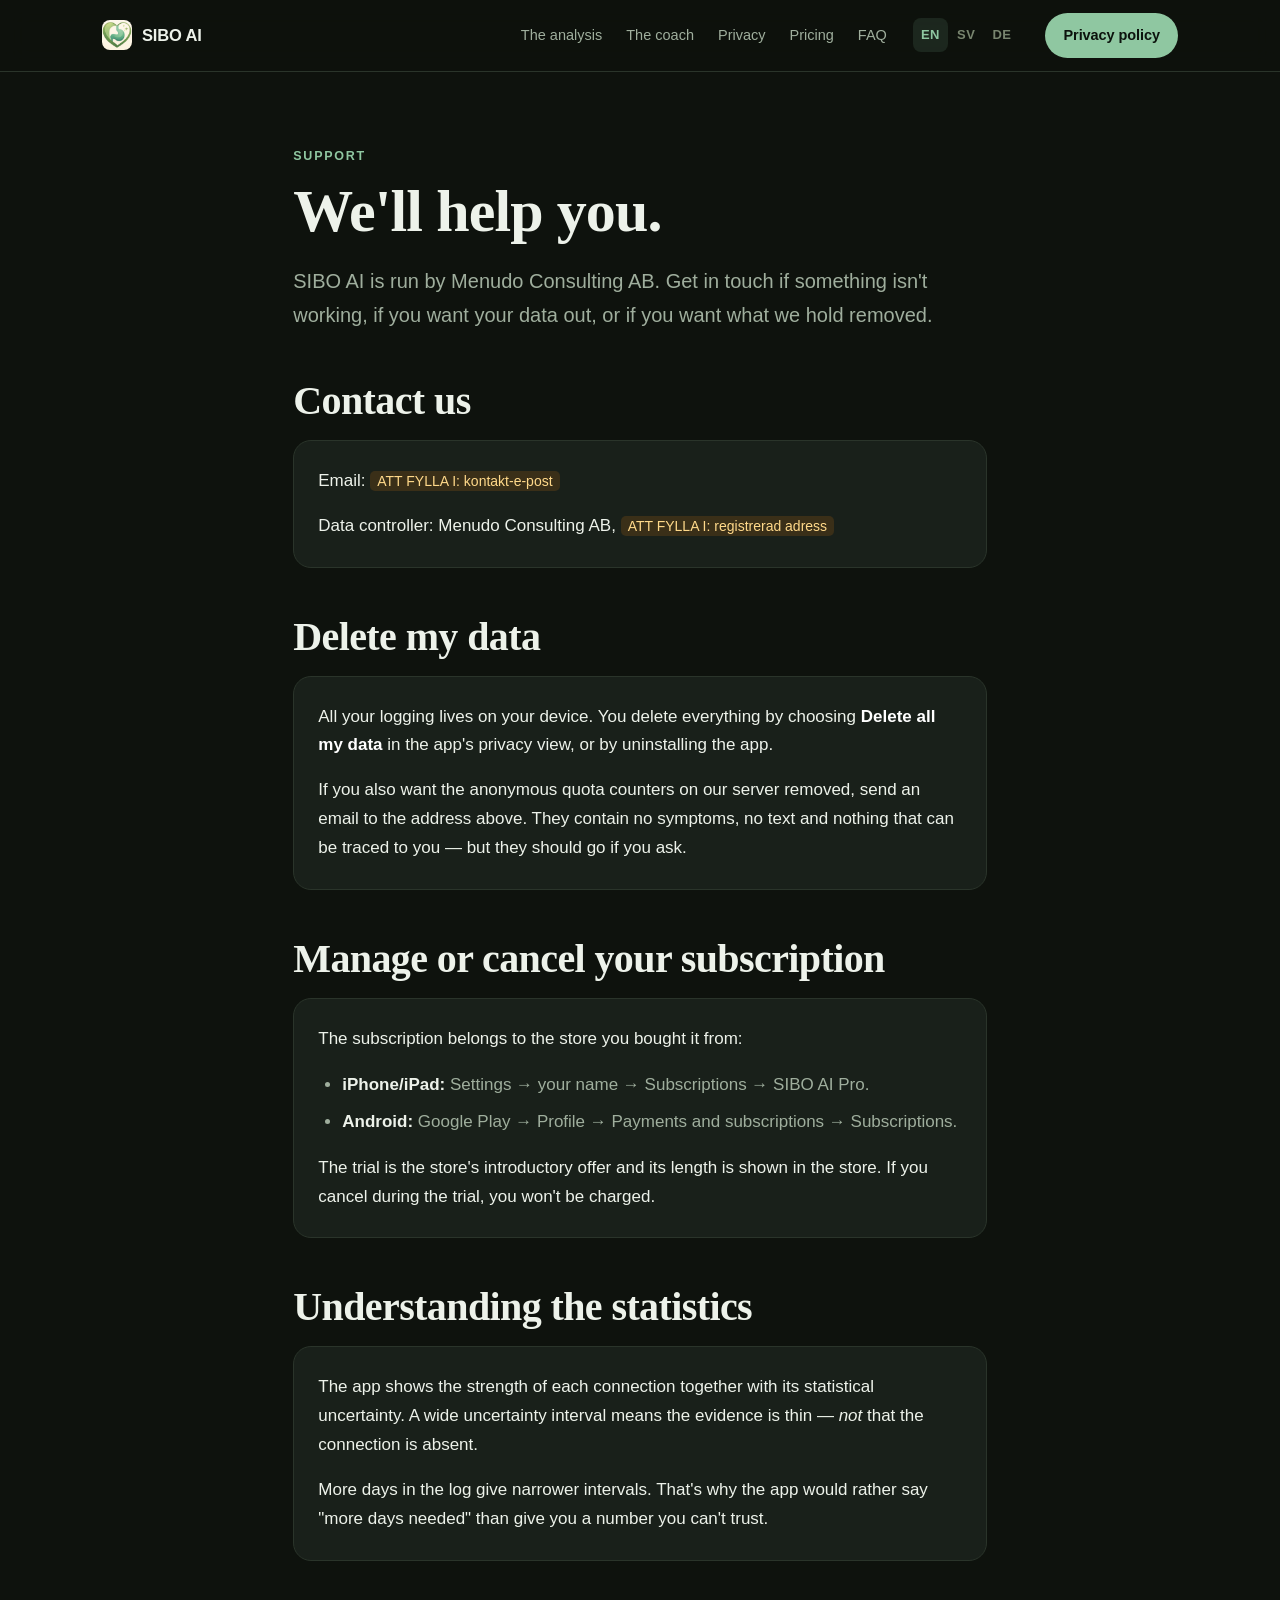
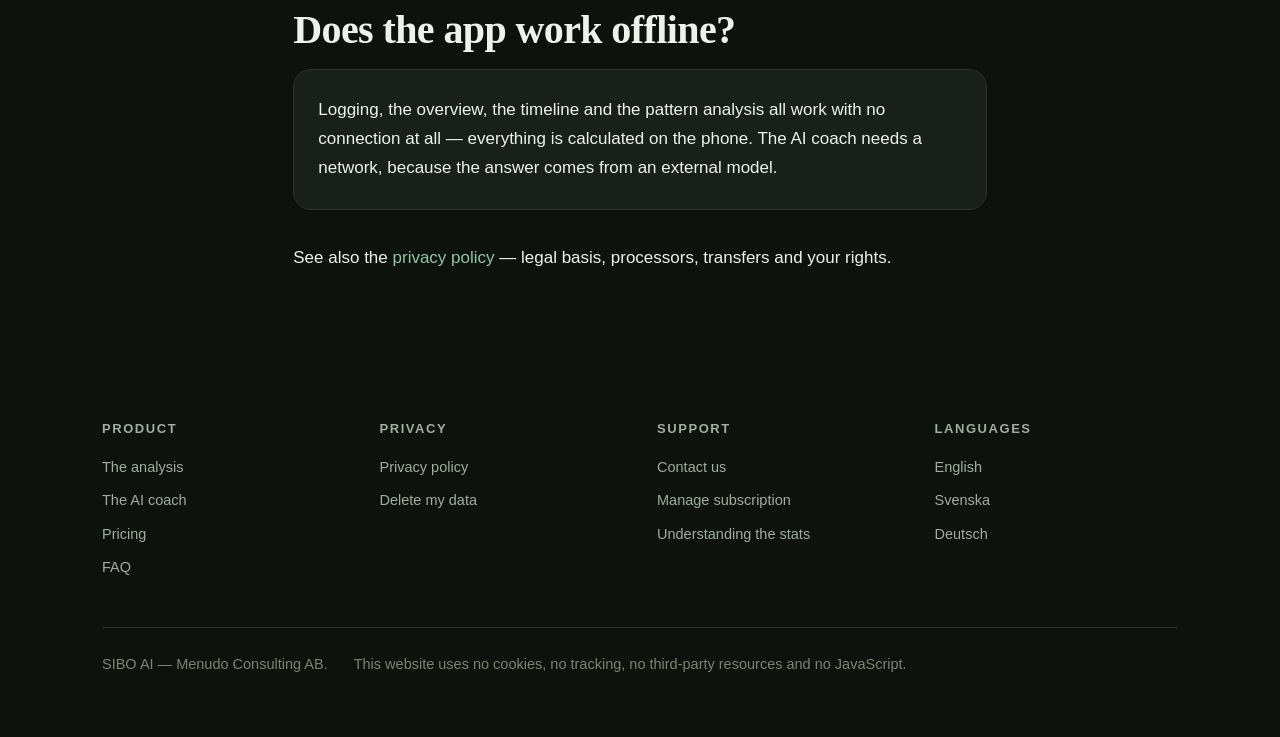
<file: support.html>
<!DOCTYPE html>
<html lang="en">
<head>
<meta charset="utf-8">
<meta name="viewport" content="width=device-width, initial-scale=1">
<title>Support — SIBO AI</title>
<meta name="description" content="Contact, deleting your data and managing your subscription in SIBO AI.">
<meta name="robots" content="index,follow">
<meta name="theme-color" content="#0e120d">
<link rel="canonical" href="https://siboai.app/support.html">
<link rel="alternate" hreflang="en" href="https://siboai.app/support.html">
<link rel="alternate" hreflang="sv" href="https://siboai.app/sv/support.html">
<link rel="alternate" hreflang="de" href="https://siboai.app/de/support.html">
<link rel="alternate" hreflang="x-default" href="https://siboai.app/support.html">
<link rel="icon" href="/img/favicon-64.png" sizes="64x64">
<link rel="icon" href="/img/icon-192.png" sizes="192x192">
<link rel="apple-touch-icon" href="/img/apple-touch-icon.png">
<link rel="stylesheet" href="/styles.css">
</head>
<body>

<header class="site"><div class="wrap">
  <a class="brand" href="/"><img src="/img/icon-192.png" alt="">SIBO AI</a>
  <nav>
    <a href="/#analysis">The analysis</a>
    <a href="/#coach">The coach</a>
    <a href="/#privacy">Privacy</a>
    <a href="/#pricing">Pricing</a>
    <a href="/#faq">FAQ</a>
  </nav>
  <div class="langs" aria-label="Language">
    <a href="/support.html" hreflang="en" title="English" aria-current="page">EN</a>
    <a href="/sv/support.html" hreflang="sv" title="Svenska">SV</a>
    <a href="/de/support.html" hreflang="de" title="Deutsch">DE</a>
  </div>
  <a class="btn btn-primary btn-sm" href="/privacy.html">Privacy policy</a>
</div></header>

<main>
<section>
  <div class="wrap doc">

    <p class="eyebrow">Support</p>
    <h1>We'll help you.</h1>
    <p class="lede">SIBO AI is run by Menudo Consulting AB. Get in touch if something isn't working, if you want your data out, or if you want what we hold removed.</p>

    <h2>Contact us</h2>
    <div class="card">
      <p>Email: <span class="todo">ATT FYLLA I: kontakt-e-post</span></p>
      <p>Data controller: Menudo Consulting AB, <span class="todo">ATT FYLLA I: registrerad adress</span></p>
    </div>

    <h2>Delete my data</h2>
    <div class="card">
      <p>All your logging lives on your device. You delete everything by choosing <strong>Delete all my data</strong> in the app's privacy view, or by uninstalling the app.</p>
      <p>If you also want the anonymous quota counters on our server removed, send an email to the address above. They contain no symptoms, no text and nothing that can be traced to you — but they should go if you ask.</p>
    </div>

    <h2>Manage or cancel your subscription</h2>
    <div class="card">
      <p>The subscription belongs to the store you bought it from:</p>
      <ul>
        <li><strong>iPhone/iPad:</strong> Settings → your name → Subscriptions → SIBO AI Pro.</li>
        <li><strong>Android:</strong> Google Play → Profile → Payments and subscriptions → Subscriptions.</li>
      </ul>
      <p>The trial is the store's introductory offer and its length is shown in the store. If you cancel during the trial, you won't be charged.</p>
    </div>

    <h2>Understanding the statistics</h2>
    <div class="card">
      <p>The app shows the strength of each connection together with its statistical uncertainty. A wide uncertainty interval means the evidence is thin — <em>not</em> that the connection is absent.</p>
      <p>More days in the log give narrower intervals. That's why the app would rather say "more days needed" than give you a number you can't trust.</p>
    </div>

    <h2>Does the app work offline?</h2>
    <div class="card">
      <p>Logging, the overview, the timeline and the pattern analysis all work with no connection at all — everything is calculated on the phone. The AI coach needs a network, because the answer comes from an external model.</p>
    </div>

    <p style="margin-top:34px">See also the <a href="/privacy.html">privacy policy</a> — legal basis, processors, transfers and your rights.</p>

  </div>
</section>
</main>

<footer class="site"><div class="wrap">
  <div class="foot-grid">
    <div>
      <h4>Product</h4>
      <a href="/#analysis">The analysis</a>
      <a href="/#coach">The AI coach</a>
      <a href="/#pricing">Pricing</a>
      <a href="/#faq">FAQ</a>
    </div>
    <div>
      <h4>Privacy</h4>
      <a href="/privacy.html">Privacy policy</a>
      <a href="/support.html">Delete my data</a>
    </div>
    <div>
      <h4>Support</h4>
      <a href="/support.html">Contact us</a>
      <a href="/support.html">Manage subscription</a>
      <a href="/support.html">Understanding the stats</a>
    </div>
    <div>
      <h4>Languages</h4>
      <a href="/" hreflang="en">English</a>
      <a href="/sv/" hreflang="sv">Svenska</a>
      <a href="/de/" hreflang="de">Deutsch</a>
    </div>
  </div>
  <div class="foot-bar">
    <p>SIBO AI — Menudo Consulting AB.</p>
    <p>This website uses no cookies, no tracking, no third-party resources and no JavaScript.</p>
  </div>
</div></footer>

</body>
</html>
</file>
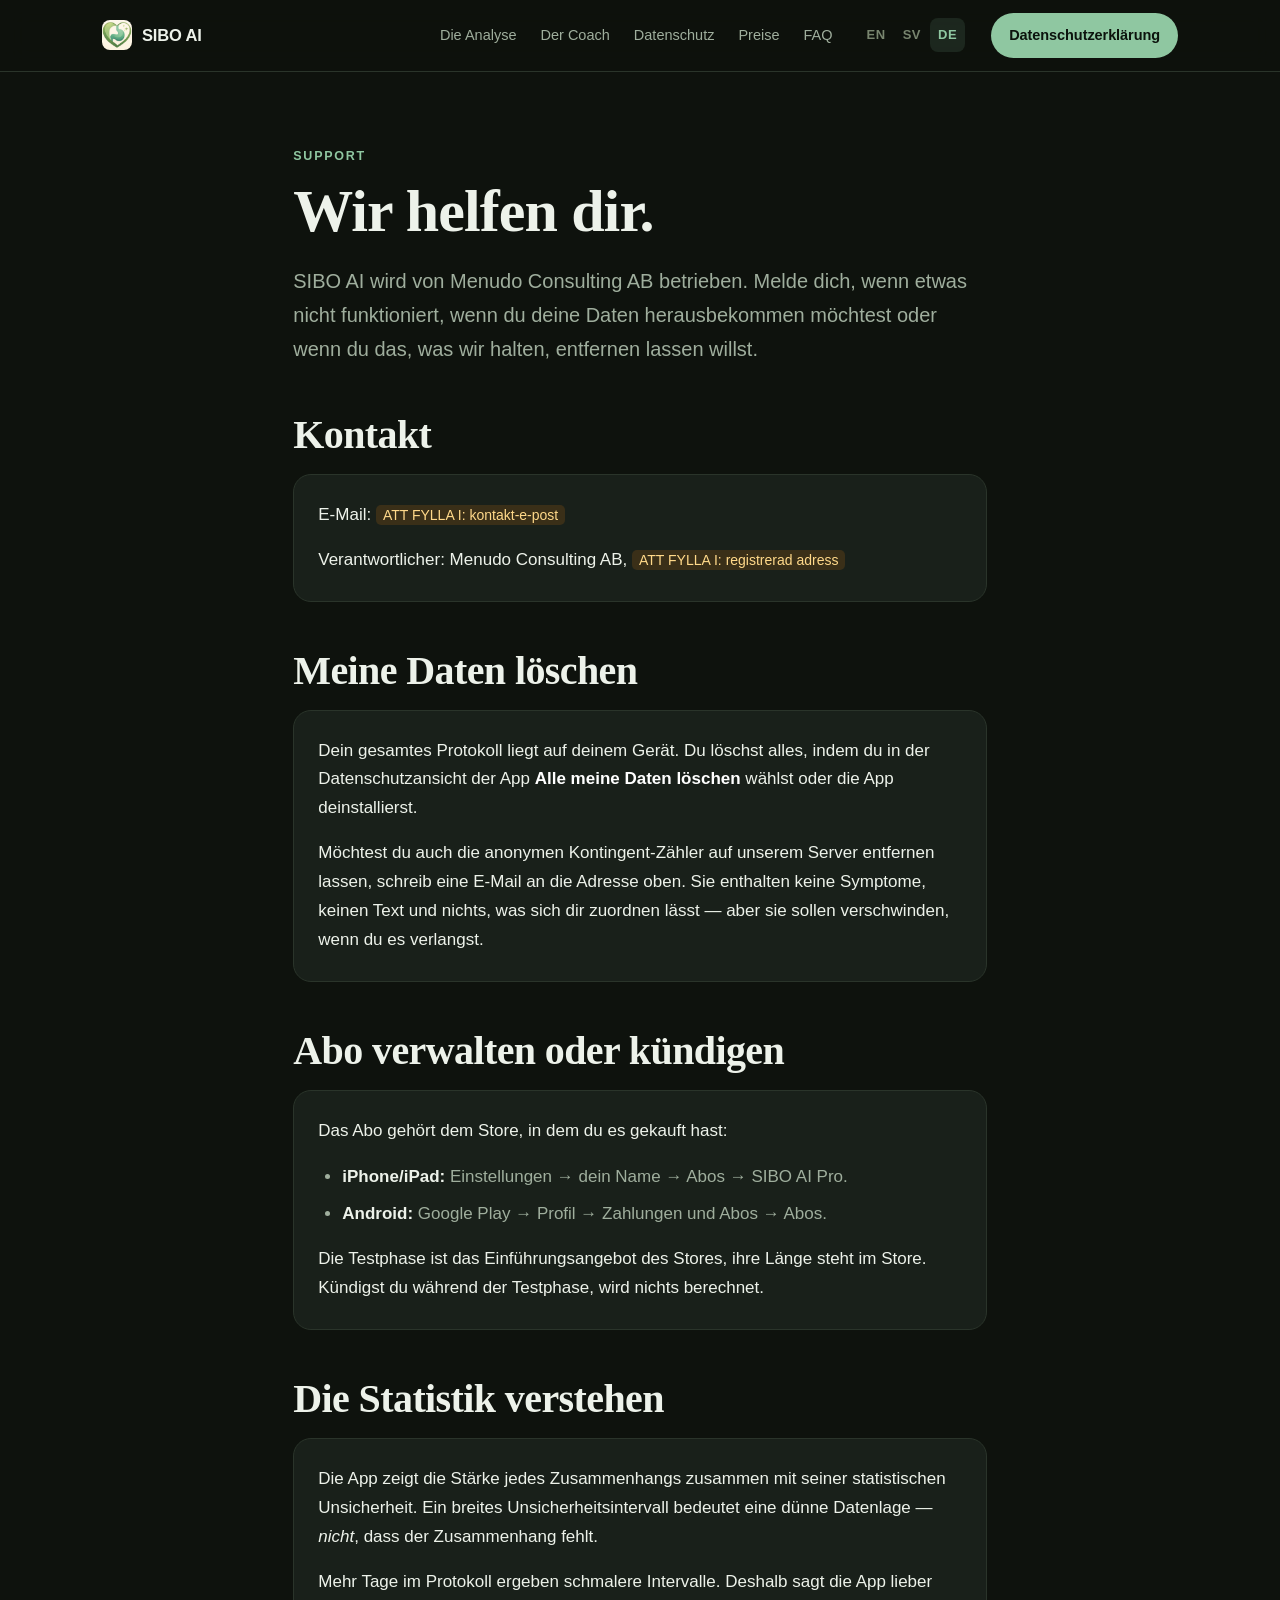
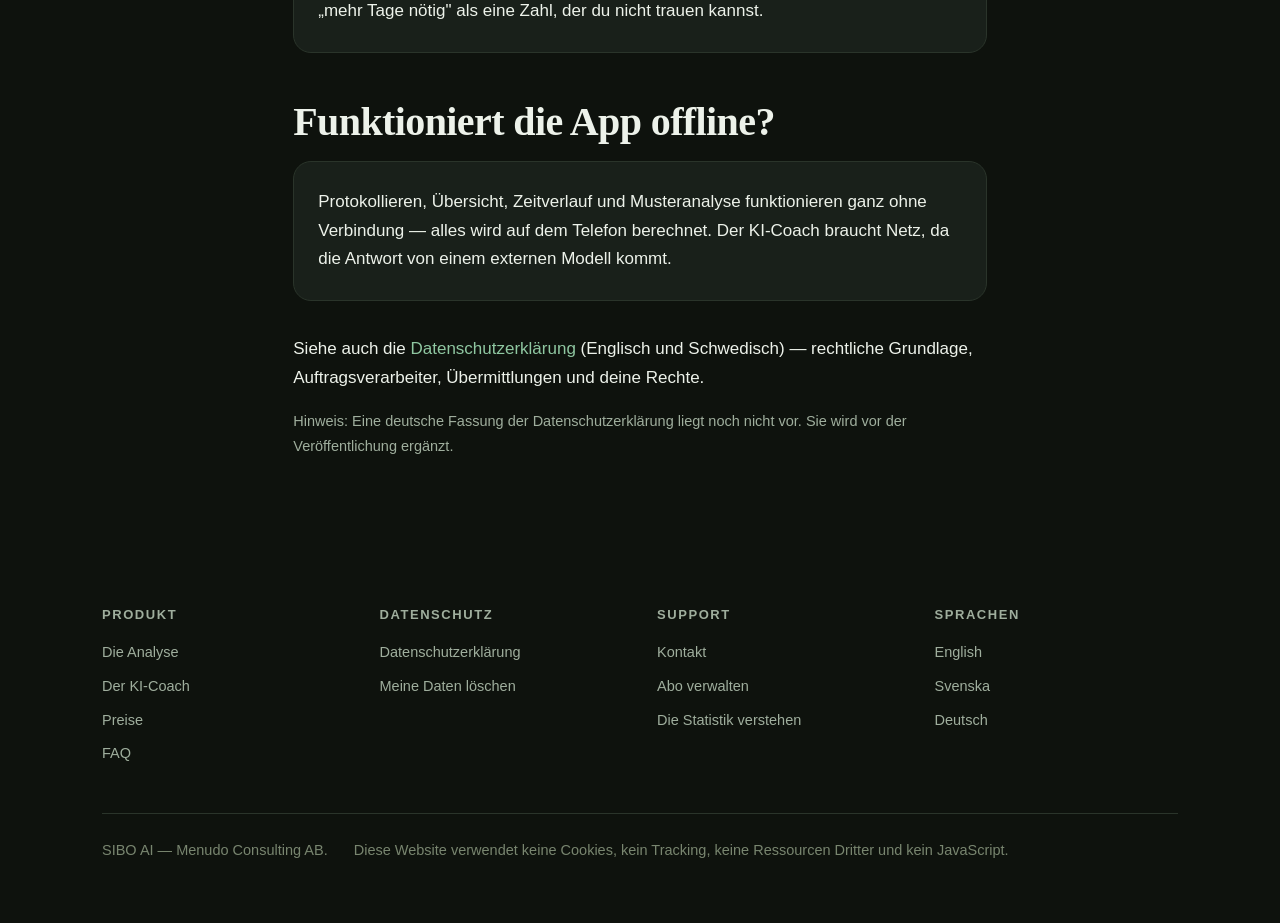
<file: de/support.html>
<!DOCTYPE html>
<html lang="de">
<head>
<meta charset="utf-8">
<meta name="viewport" content="width=device-width, initial-scale=1">
<title>Support — SIBO AI</title>
<meta name="description" content="Kontakt, Löschen deiner Daten und Verwaltung deines Abos bei SIBO AI.">
<meta name="robots" content="index,follow">
<meta name="theme-color" content="#0e120d">
<link rel="canonical" href="https://siboai.app/de/support.html">
<link rel="alternate" hreflang="en" href="https://siboai.app/support.html">
<link rel="alternate" hreflang="sv" href="https://siboai.app/sv/support.html">
<link rel="alternate" hreflang="de" href="https://siboai.app/de/support.html">
<link rel="alternate" hreflang="x-default" href="https://siboai.app/support.html">
<link rel="icon" href="/img/favicon-64.png" sizes="64x64">
<link rel="icon" href="/img/icon-192.png" sizes="192x192">
<link rel="apple-touch-icon" href="/img/apple-touch-icon.png">
<link rel="stylesheet" href="/styles.css">
</head>
<body>

<header class="site"><div class="wrap">
  <a class="brand" href="/de/"><img src="/img/icon-192.png" alt="">SIBO AI</a>
  <nav>
    <a href="/de/#analyse">Die Analyse</a>
    <a href="/de/#coach">Der Coach</a>
    <a href="/de/#datenschutz">Datenschutz</a>
    <a href="/de/#preise">Preise</a>
    <a href="/de/#faq">FAQ</a>
  </nav>
  <div class="langs" aria-label="Sprache">
    <a href="/support.html" hreflang="en" title="English">EN</a>
    <a href="/sv/support.html" hreflang="sv" title="Svenska">SV</a>
    <a href="/de/support.html" hreflang="de" title="Deutsch" aria-current="page">DE</a>
  </div>
  <a class="btn btn-primary btn-sm" href="/privacy.html">Datenschutzerklärung</a>
</div></header>

<main>
<section>
  <div class="wrap doc">

    <p class="eyebrow">Support</p>
    <h1>Wir helfen dir.</h1>
    <p class="lede">SIBO AI wird von Menudo Consulting AB betrieben. Melde dich, wenn etwas nicht funktioniert, wenn du deine Daten herausbekommen möchtest oder wenn du das, was wir halten, entfernen lassen willst.</p>

    <h2>Kontakt</h2>
    <div class="card">
      <p>E-Mail: <span class="todo">ATT FYLLA I: kontakt-e-post</span></p>
      <p>Verantwortlicher: Menudo Consulting AB, <span class="todo">ATT FYLLA I: registrerad adress</span></p>
    </div>

    <h2>Meine Daten löschen</h2>
    <div class="card">
      <p>Dein gesamtes Protokoll liegt auf deinem Gerät. Du löschst alles, indem du in der Datenschutzansicht der App <strong>Alle meine Daten löschen</strong> wählst oder die App deinstallierst.</p>
      <p>Möchtest du auch die anonymen Kontingent-Zähler auf unserem Server entfernen lassen, schreib eine E-Mail an die Adresse oben. Sie enthalten keine Symptome, keinen Text und nichts, was sich dir zuordnen lässt — aber sie sollen verschwinden, wenn du es verlangst.</p>
    </div>

    <h2>Abo verwalten oder kündigen</h2>
    <div class="card">
      <p>Das Abo gehört dem Store, in dem du es gekauft hast:</p>
      <ul>
        <li><strong>iPhone/iPad:</strong> Einstellungen → dein Name → Abos → SIBO AI Pro.</li>
        <li><strong>Android:</strong> Google Play → Profil → Zahlungen und Abos → Abos.</li>
      </ul>
      <p>Die Testphase ist das Einführungsangebot des Stores, ihre Länge steht im Store. Kündigst du während der Testphase, wird nichts berechnet.</p>
    </div>

    <h2>Die Statistik verstehen</h2>
    <div class="card">
      <p>Die App zeigt die Stärke jedes Zusammenhangs zusammen mit seiner statistischen Unsicherheit. Ein breites Unsicherheitsintervall bedeutet eine dünne Datenlage — <em>nicht</em>, dass der Zusammenhang fehlt.</p>
      <p>Mehr Tage im Protokoll ergeben schmalere Intervalle. Deshalb sagt die App lieber „mehr Tage nötig" als eine Zahl, der du nicht trauen kannst.</p>
    </div>

    <h2>Funktioniert die App offline?</h2>
    <div class="card">
      <p>Protokollieren, Übersicht, Zeitverlauf und Musteranalyse funktionieren ganz ohne Verbindung — alles wird auf dem Telefon berechnet. Der KI-Coach braucht Netz, da die Antwort von einem externen Modell kommt.</p>
    </div>

    <p style="margin-top:34px">Siehe auch die <a href="/privacy.html">Datenschutzerklärung</a> (Englisch und Schwedisch) — rechtliche Grundlage, Auftragsverarbeiter, Übermittlungen und deine Rechte.</p>
    <p class="small muted">Hinweis: Eine deutsche Fassung der Datenschutzerklärung liegt noch nicht vor. Sie wird vor der Veröffentlichung ergänzt.</p>

  </div>
</section>
</main>

<footer class="site"><div class="wrap">
  <div class="foot-grid">
    <div>
      <h4>Produkt</h4>
      <a href="/de/#analyse">Die Analyse</a>
      <a href="/de/#coach">Der KI-Coach</a>
      <a href="/de/#preise">Preise</a>
      <a href="/de/#faq">FAQ</a>
    </div>
    <div>
      <h4>Datenschutz</h4>
      <a href="/privacy.html">Datenschutzerklärung</a>
      <a href="/de/support.html">Meine Daten löschen</a>
    </div>
    <div>
      <h4>Support</h4>
      <a href="/de/support.html">Kontakt</a>
      <a href="/de/support.html">Abo verwalten</a>
      <a href="/de/support.html">Die Statistik verstehen</a>
    </div>
    <div>
      <h4>Sprachen</h4>
      <a href="/" hreflang="en">English</a>
      <a href="/sv/" hreflang="sv">Svenska</a>
      <a href="/de/" hreflang="de">Deutsch</a>
    </div>
  </div>
  <div class="foot-bar">
    <p>SIBO AI — Menudo Consulting AB.</p>
    <p>Diese Website verwendet keine Cookies, kein Tracking, keine Ressourcen Dritter und kein JavaScript.</p>
  </div>
</div></footer>

</body>
</html>
</file>
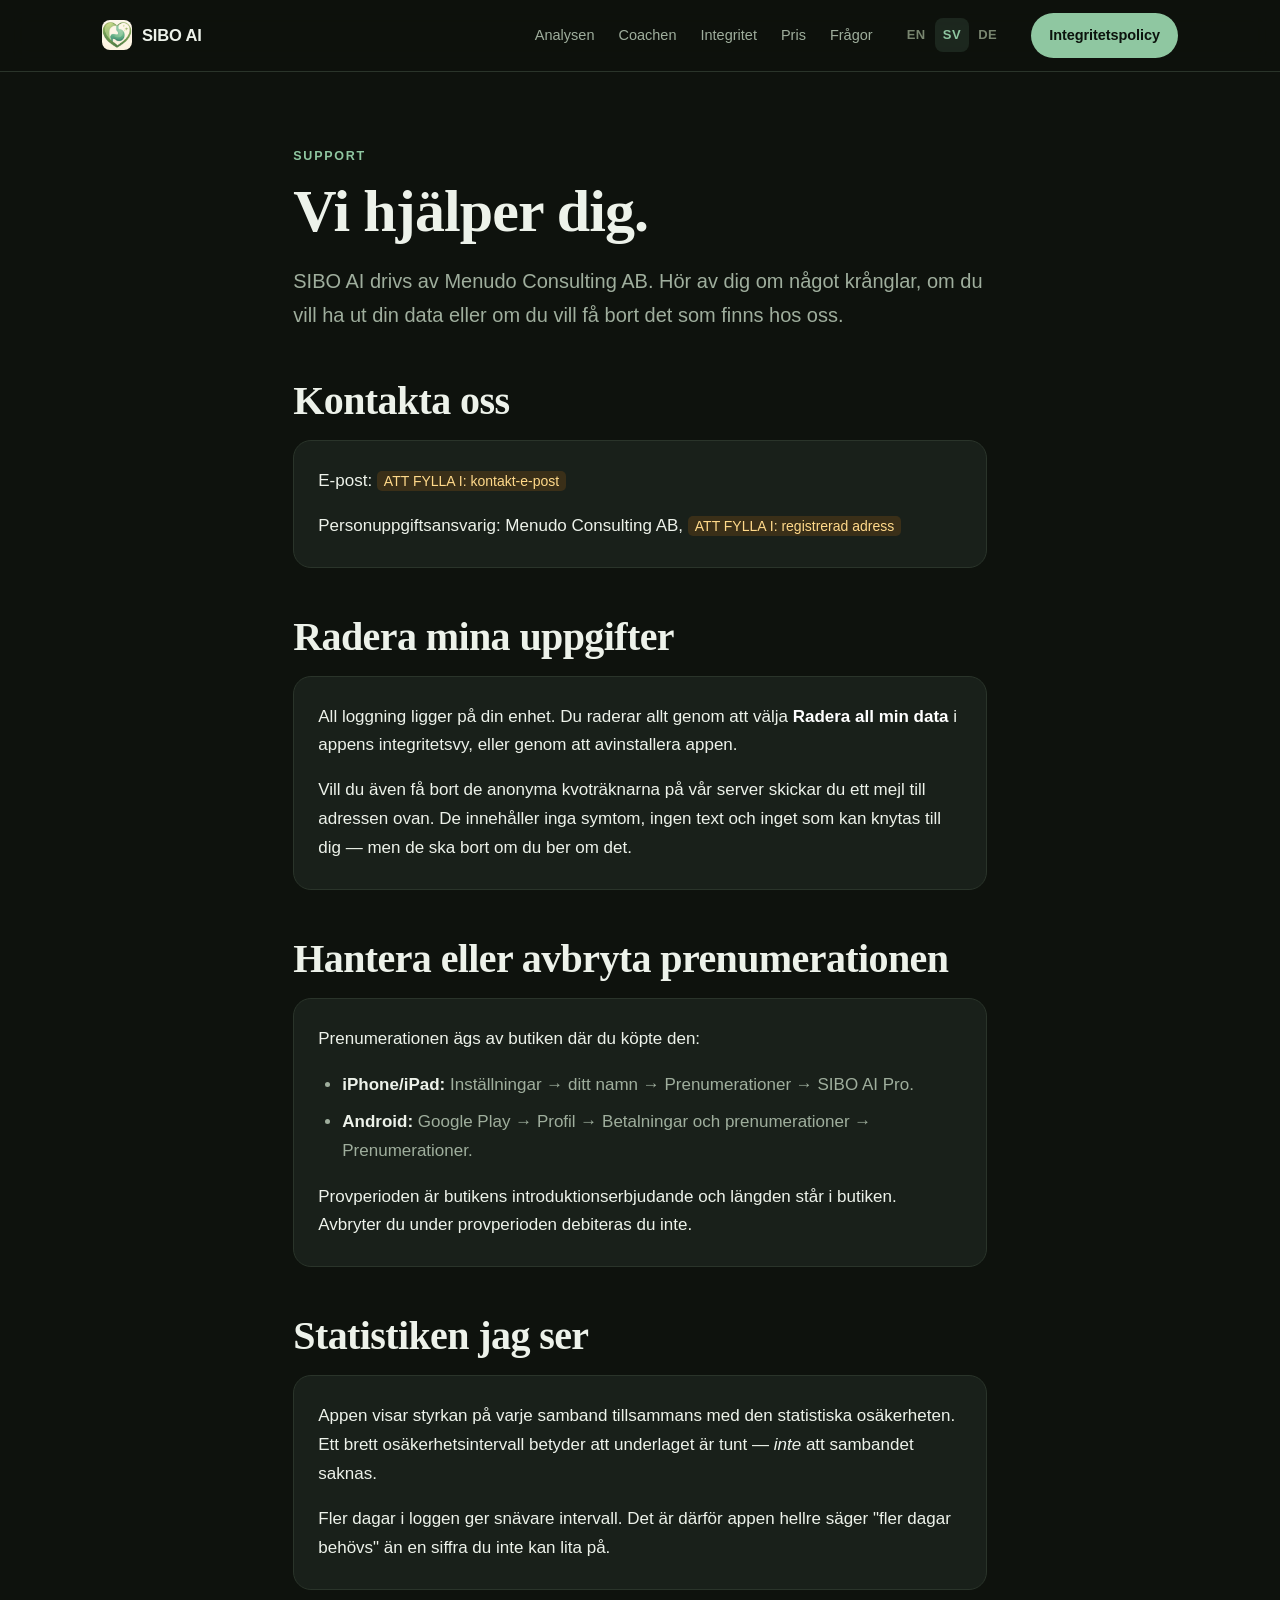
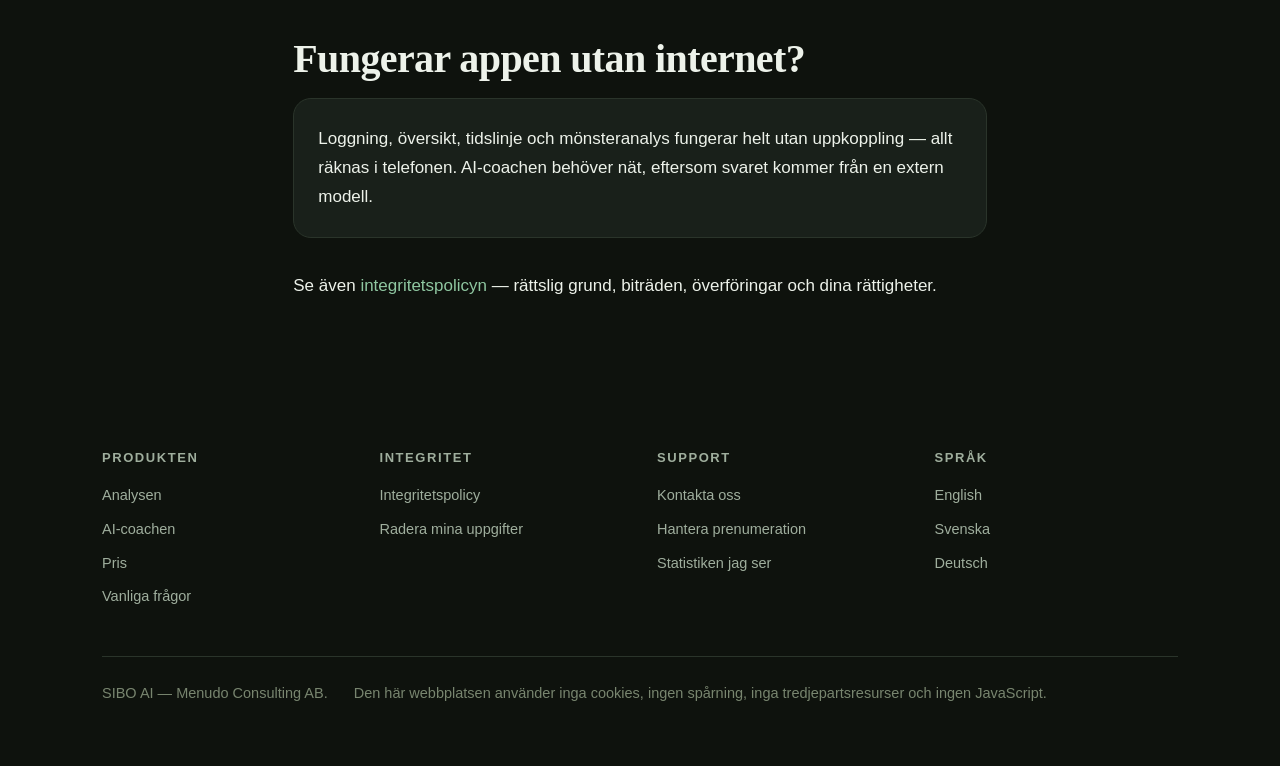
<file: sv/support.html>
<!DOCTYPE html>
<html lang="sv">
<head>
<meta charset="utf-8">
<meta name="viewport" content="width=device-width, initial-scale=1">
<title>Support — SIBO AI</title>
<meta name="description" content="Kontakt, radering av uppgifter och prenumerationshantering för SIBO AI.">
<meta name="robots" content="index,follow">
<meta name="theme-color" content="#0e120d">
<link rel="canonical" href="https://siboai.app/sv/support.html">
<link rel="alternate" hreflang="en" href="https://siboai.app/support.html">
<link rel="alternate" hreflang="sv" href="https://siboai.app/sv/support.html">
<link rel="alternate" hreflang="de" href="https://siboai.app/de/support.html">
<link rel="alternate" hreflang="x-default" href="https://siboai.app/support.html">
<link rel="icon" href="/img/favicon-64.png" sizes="64x64">
<link rel="icon" href="/img/icon-192.png" sizes="192x192">
<link rel="apple-touch-icon" href="/img/apple-touch-icon.png">
<link rel="stylesheet" href="/styles.css">
</head>
<body>

<header class="site"><div class="wrap">
  <a class="brand" href="/sv/"><img src="/img/icon-192.png" alt="">SIBO AI</a>
  <nav>
    <a href="/sv/#analys">Analysen</a>
    <a href="/sv/#coachen">Coachen</a>
    <a href="/sv/#integritet">Integritet</a>
    <a href="/sv/#pris">Pris</a>
    <a href="/sv/#faq">Frågor</a>
  </nav>
  <div class="langs" aria-label="Språk">
    <a href="/support.html" hreflang="en" title="English">EN</a>
    <a href="/sv/support.html" hreflang="sv" title="Svenska" aria-current="page">SV</a>
    <a href="/de/support.html" hreflang="de" title="Deutsch">DE</a>
  </div>
  <a class="btn btn-primary btn-sm" href="/privacy.html">Integritetspolicy</a>
</div></header>

<main>
<section>
  <div class="wrap doc">

    <p class="eyebrow">Support</p>
    <h1>Vi hjälper dig.</h1>
    <p class="lede">SIBO AI drivs av Menudo Consulting AB. Hör av dig om något krånglar, om du vill ha ut din data eller om du vill få bort det som finns hos oss.</p>

    <h2>Kontakta oss</h2>
    <div class="card">
      <p>E-post: <span class="todo">ATT FYLLA I: kontakt-e-post</span></p>
      <p>Personuppgiftsansvarig: Menudo Consulting AB, <span class="todo">ATT FYLLA I: registrerad adress</span></p>
    </div>

    <h2>Radera mina uppgifter</h2>
    <div class="card">
      <p>All loggning ligger på din enhet. Du raderar allt genom att välja <strong>Radera all min data</strong> i appens integritetsvy, eller genom att avinstallera appen.</p>
      <p>Vill du även få bort de anonyma kvoträknarna på vår server skickar du ett mejl till adressen ovan. De innehåller inga symtom, ingen text och inget som kan knytas till dig — men de ska bort om du ber om det.</p>
    </div>

    <h2>Hantera eller avbryta prenumerationen</h2>
    <div class="card">
      <p>Prenumerationen ägs av butiken där du köpte den:</p>
      <ul>
        <li><strong>iPhone/iPad:</strong> Inställningar → ditt namn → Prenumerationer → SIBO AI Pro.</li>
        <li><strong>Android:</strong> Google Play → Profil → Betalningar och prenumerationer → Prenumerationer.</li>
      </ul>
      <p>Provperioden är butikens introduktionserbjudande och längden står i butiken. Avbryter du under provperioden debiteras du inte.</p>
    </div>

    <h2>Statistiken jag ser</h2>
    <div class="card">
      <p>Appen visar styrkan på varje samband tillsammans med den statistiska osäkerheten. Ett brett osäkerhetsintervall betyder att underlaget är tunt — <em>inte</em> att sambandet saknas.</p>
      <p>Fler dagar i loggen ger snävare intervall. Det är därför appen hellre säger "fler dagar behövs" än en siffra du inte kan lita på.</p>
    </div>

    <h2>Fungerar appen utan internet?</h2>
    <div class="card">
      <p>Loggning, översikt, tidslinje och mönsteranalys fungerar helt utan uppkoppling — allt räknas i telefonen. AI-coachen behöver nät, eftersom svaret kommer från en extern modell.</p>
    </div>

    <p style="margin-top:34px">Se även <a href="/privacy.html">integritetspolicyn</a> — rättslig grund, biträden, överföringar och dina rättigheter.</p>

  </div>
</section>
</main>

<footer class="site"><div class="wrap">
  <div class="foot-grid">
    <div>
      <h4>Produkten</h4>
      <a href="/sv/#analys">Analysen</a>
      <a href="/sv/#coachen">AI-coachen</a>
      <a href="/sv/#pris">Pris</a>
      <a href="/sv/#faq">Vanliga frågor</a>
    </div>
    <div>
      <h4>Integritet</h4>
      <a href="/privacy.html">Integritetspolicy</a>
      <a href="/sv/support.html">Radera mina uppgifter</a>
    </div>
    <div>
      <h4>Support</h4>
      <a href="/sv/support.html">Kontakta oss</a>
      <a href="/sv/support.html">Hantera prenumeration</a>
      <a href="/sv/support.html">Statistiken jag ser</a>
    </div>
    <div>
      <h4>Språk</h4>
      <a href="/" hreflang="en">English</a>
      <a href="/sv/" hreflang="sv">Svenska</a>
      <a href="/de/" hreflang="de">Deutsch</a>
    </div>
  </div>
  <div class="foot-bar">
    <p>SIBO AI — Menudo Consulting AB.</p>
    <p>Den här webbplatsen använder inga cookies, ingen spårning, inga tredjepartsresurser och ingen JavaScript.</p>
  </div>
</div></footer>

</body>
</html>
</file>
<file: styles.css>
/* ==========================================================================
   SIBO AI — siboai.app
   Egen CSS. Inga externa typsnitt, inga CDN:er, inga cookies, ingen JS.
   ========================================================================== */

:root {
  --bg:            #0e120d;
  --bg-soft:       #141a13;
  --card:          #19201a;
  --card-hi:       #1e2721;
  --border:        #2a342a;
  --border-hi:     #3a4638;
  --text:          #edf2ea;
  --muted:         #9fae9d;
  --muted-dim:     #78856f;
  --accent:        #8fc7a1;
  --accent-strong: #6fa87f;
  --accent-deep:   #3f6b4d;
  --cream:         #f4ece2;
  --warm:          #d98a63;
  --gold:          #e0c58c;
  --violet:        #b39ad8;

  --serif: ui-serif, "Iowan Old Style", "Palatino Linotype", Palatino, Georgia, "Times New Roman", serif;
  --sans: -apple-system, BlinkMacSystemFont, "Segoe UI", Roboto, Helvetica, Arial, sans-serif;
  --mono: ui-monospace, SFMono-Regular, "SF Mono", Menlo, Consolas, monospace;

  --wrap: 1120px;
  --radius: 18px;
}

* { box-sizing: border-box; }
html { -webkit-text-size-adjust: 100%; scroll-behavior: smooth; }

body {
  margin: 0;
  background: var(--bg);
  color: var(--text);
  font: 17px/1.7 var(--sans);
  -webkit-font-smoothing: antialiased;
  overflow-x: hidden;
}

img { max-width: 100%; height: auto; display: block; }
a { color: var(--accent); text-decoration: none; }
a:hover { text-decoration: underline; }

.wrap { max-width: var(--wrap); margin: 0 auto; padding: 0 22px; }

h1, h2, h3 { font-family: var(--serif); font-weight: 600; letter-spacing: -.015em; }
h1 { font-size: clamp(34px, 5.6vw, 60px); line-height: 1.06; margin: 0 0 20px; }
h2 { font-size: clamp(26px, 3.6vw, 40px); line-height: 1.15; margin: 0 0 16px; }
h3 { font-size: 20px; margin: 0 0 8px; font-family: var(--sans); font-weight: 650; letter-spacing: -.005em; }
p { margin: 0 0 16px; }
strong { color: #fff; font-weight: 650; }

.eyebrow {
  font: 600 12.5px/1 var(--sans); letter-spacing: .14em; text-transform: uppercase;
  color: var(--accent); margin: 0 0 18px;
}
.lede { font-size: clamp(17px, 2.1vw, 20px); color: var(--muted); max-width: 62ch; }
.muted { color: var(--muted); }
.small { font-size: 14.5px; }
.center { text-align: center; }
.center .lede { margin-left: auto; margin-right: auto; }

/* ---------- Header ---------- */
header.site {
  position: sticky; top: 0; z-index: 50;
  background: rgba(14, 18, 13, .82);
  backdrop-filter: saturate(160%) blur(14px);
  -webkit-backdrop-filter: saturate(160%) blur(14px);
  border-bottom: 1px solid var(--border);
}
header.site .wrap {
  display: flex; align-items: center; gap: 26px;
  max-width: var(--wrap); padding-top: 13px; padding-bottom: 13px;
}
.brand {
  display: flex; align-items: center; gap: 10px;
  color: var(--text); font-weight: 700; font-size: 16.5px; letter-spacing: -.01em;
  text-decoration: none; margin-right: auto;
}
.brand:hover { text-decoration: none; }
.brand img { width: 30px; height: 30px; border-radius: 8px; }
header.site nav { display: flex; gap: 24px; align-items: center; }
header.site nav a { color: var(--muted); font-size: 14.5px; font-weight: 500; }
header.site nav a:hover { color: var(--text); text-decoration: none; }

/* Språkväxlare — alltid synlig, även när navigeringen göms på smal skärm */
.langs { display: flex; align-items: center; gap: 1px; }
.langs a {
  color: var(--muted-dim); font-size: 13px; font-weight: 650; letter-spacing: .04em;
  padding: 6px 8px; border-radius: 8px; text-decoration: none;
}
.langs a:hover { color: var(--text); text-decoration: none; background: rgba(255,255,255,.05); }
.langs a[aria-current="page"] { color: var(--accent); background: rgba(143,199,161,.12); }

/* ---------- Buttons ---------- */
.btn {
  display: inline-flex; align-items: center; gap: 9px;
  padding: 13px 22px; border-radius: 999px;
  font-size: 15.5px; font-weight: 620; letter-spacing: -.005em;
  border: 1px solid transparent; text-decoration: none; white-space: nowrap;
}
.btn:hover { text-decoration: none; }
.btn-primary { background: var(--accent); color: #0c130d; }
.btn-primary:hover { background: #a3d6b3; }
.btn-ghost { border-color: var(--border-hi); color: var(--text); }
.btn-ghost:hover { border-color: var(--accent); color: var(--accent); }
.btn-sm { padding: 9px 17px; font-size: 14.5px; }

.cta-row { display: flex; flex-wrap: wrap; gap: 13px; align-items: center; margin: 30px 0 0; }

/* ---------- Hero ---------- */
.hero { position: relative; overflow: hidden; }
.hero::before {
  content: ""; position: absolute; inset: -40% -10% auto -10%; height: 900px;
  background:
    radial-gradient(58% 52% at 22% 12%, rgba(111,168,127,.22), transparent 68%),
    radial-gradient(46% 44% at 82% 4%, rgba(179,154,216,.13), transparent 70%);
  pointer-events: none;
}
.hero .wrap { position: relative; padding-top: 74px; padding-bottom: 70px; }
.hero-grid {
  display: grid; grid-template-columns: minmax(0, 1.06fr) minmax(0, .94fr);
  gap: 56px; align-items: center;
}
.pill {
  display: inline-flex; align-items: center; gap: 9px;
  padding: 7px 15px 7px 12px; border-radius: 999px;
  border: 1px solid var(--border-hi); background: rgba(143,199,161,.06);
  font-size: 13.5px; font-weight: 560; color: var(--accent); margin-bottom: 22px;
}
.pill .dot {
  width: 7px; height: 7px; border-radius: 50%; background: var(--accent);
  box-shadow: 0 0 0 4px rgba(143,199,161,.16);
}

/* Telefoner */
.phones { display: flex; justify-content: center; align-items: flex-end; gap: 0; }
.phone {
  width: 268px; flex: 0 0 auto;
  background: #05070400; border: 1px solid var(--border-hi);
  border-radius: 38px; padding: 9px;
  background: linear-gradient(160deg, #232c22, #0d110c);
  box-shadow: 0 26px 60px rgba(0,0,0,.55), inset 0 1px 0 rgba(255,255,255,.07);
}
.phone img { border-radius: 30px; display: block; }
.phone-back { transform: translateX(30px) scale(.9); margin-left: -76px; opacity: .82; }
.phone-front { position: relative; z-index: 2; }

/* ---------- Sektionsramar ---------- */
section { padding: 78px 0; }
section.tight { padding: 56px 0; }
.section-rule { border-top: 1px solid var(--border); }
.section-head { max-width: 74ch; margin-bottom: 46px; }
.section-head.center { margin-left: auto; margin-right: auto; }

/* ---------- Kort / rutnät ---------- */
.grid { display: grid; gap: 18px; }
.grid-2 { grid-template-columns: repeat(auto-fit, minmax(300px, 1fr)); }
.grid-3 { grid-template-columns: repeat(auto-fit, minmax(258px, 1fr)); }
.grid-4 { grid-template-columns: repeat(auto-fit, minmax(212px, 1fr)); }

.card {
  background: var(--card); border: 1px solid var(--border);
  border-radius: var(--radius); padding: 26px 24px;
}
.card-hi {
  background: linear-gradient(168deg, var(--card-hi), var(--card));
  border-color: var(--border-hi);
}
.card p:last-child, .card ul:last-child { margin-bottom: 0; }
.card .ico { margin-bottom: 15px; }

.ico {
  width: 42px; height: 42px; border-radius: 12px;
  display: flex; align-items: center; justify-content: center;
  background: rgba(143,199,161,.1); border: 1px solid rgba(143,199,161,.2);
}
.ico svg { width: 21px; height: 21px; stroke: var(--accent); fill: none;
  stroke-width: 1.7; stroke-linecap: round; stroke-linejoin: round; }
.ico-warm { background: rgba(217,138,99,.1); border-color: rgba(217,138,99,.22); }
.ico-warm svg { stroke: var(--warm); }
.ico-violet { background: rgba(179,154,216,.1); border-color: rgba(179,154,216,.22); }
.ico-violet svg { stroke: var(--violet); }

/* ---------- Sifferrad ---------- */
.stats { display: grid; grid-template-columns: repeat(auto-fit, minmax(150px, 1fr)); gap: 2px;
  background: var(--border); border: 1px solid var(--border); border-radius: var(--radius); overflow: hidden; }
.stat { background: var(--bg-soft); padding: 24px 20px; }
.stat b { display: block; font-family: var(--serif); font-size: 30px; line-height: 1.1; color: var(--accent); }
.stat span { color: var(--muted); font-size: 14px; }

/* ---------- Funktion: text + telefon ---------- */
.split { display: grid; grid-template-columns: repeat(auto-fit, minmax(320px, 1fr));
  gap: 54px; align-items: center; }
.split .phone { width: 258px; margin: 0 auto; }
.checklist { list-style: none; padding: 0; margin: 22px 0 0; }
.checklist li { position: relative; padding-left: 32px; margin-bottom: 13px; color: var(--muted); }
.checklist li::before {
  content: ""; position: absolute; left: 6px; top: .58em; width: 11px; height: 6px;
  border-left: 2px solid var(--accent); border-bottom: 2px solid var(--accent);
  transform: rotate(-45deg);
}
.checklist li strong { color: var(--text); }

/* ---------- Korrelationsbeviset ---------- */
.proof {
  background: var(--card); border: 1px solid var(--border-hi);
  border-left: 3px solid var(--warm);
  border-radius: 14px; padding: 22px 24px; margin: 16px 0;
}
.proof h3 { margin-bottom: 6px; }
.proof .finding { color: var(--text); font-size: 17.5px; margin-bottom: 10px; }
.proof .meta { font: 500 13.5px/1.6 var(--mono); color: var(--accent); }
.proof .meta em { color: var(--muted-dim); font-style: normal; }
.bullet-warm { display: inline-block; width: 9px; height: 9px; border-radius: 50%;
  background: var(--warm); margin-right: 9px; vertical-align: middle; }

/* ---------- Bildband ---------- */
.strip {
  display: flex; gap: 20px; overflow-x: auto; padding: 8px 22px 26px;
  scroll-snap-type: x mandatory; -webkit-overflow-scrolling: touch;
}
.strip .shot { flex: 0 0 auto; width: 232px; scroll-snap-align: center; }
.strip .shot img { border-radius: 26px; border: 1px solid var(--border-hi); }
.strip .shot figcaption { color: var(--muted); font-size: 14px; margin-top: 13px; text-align: center; }
.strip .shot.wide { width: 420px; align-self: center; }
.strip .shot.wide img { border-radius: 16px; }
.strip figure { margin: 0; }

/* ---------- Bred bandbild (t.ex. AI-utdraget) ---------- */
figure.banner { margin: 46px 0 0; max-width: 900px; }
figure.banner img { border-radius: 16px; border: 1px solid var(--border-hi); }
figure.banner figcaption {
  color: var(--muted); font-size: 14.5px; margin-top: 14px; max-width: 74ch;
}
figure.banner figcaption em { color: var(--text); font-style: italic; }

/* ---------- Integritet ---------- */
.privacy-band {
  background: linear-gradient(170deg, #16211a, #101610);
  border-top: 1px solid var(--border); border-bottom: 1px solid var(--border);
}
.ticklist { list-style: none; padding: 0; margin: 0; }
.ticklist li { padding: 15px 0; border-bottom: 1px solid var(--border); color: var(--muted); }
.ticklist li:last-child { border-bottom: 0; }
.ticklist b { color: var(--text); }

/* ---------- Pris ---------- */
.plans { display: grid; grid-template-columns: repeat(auto-fit, minmax(266px, 1fr)); gap: 18px; align-items: stretch; }
.plan { background: var(--card); border: 1px solid var(--border); border-radius: var(--radius); padding: 28px 24px; }
.plan-hi { border-color: var(--accent-deep); background: linear-gradient(168deg, #1d2a20, var(--card));
  box-shadow: 0 18px 44px rgba(0,0,0,.36); position: relative; }
.plan .tag {
  position: absolute; top: -12px; left: 24px;
  background: var(--accent); color: #0c130d; font-size: 12px; font-weight: 700;
  padding: 4px 12px; border-radius: 999px; letter-spacing: .04em; text-transform: uppercase;
}
.plan h3 { font-family: var(--serif); font-size: 22px; font-weight: 600; margin-bottom: 4px; }
.price { font-family: var(--serif); font-size: 40px; line-height: 1.1; margin: 14px 0 4px; }
.price small { font-family: var(--sans); font-size: 15px; color: var(--muted); font-weight: 400; }
.plan ul { list-style: none; padding: 0; margin: 20px 0 0; }
.plan ul li { padding: 8px 0 8px 27px; position: relative; color: var(--muted); font-size: 15.5px; }
.plan ul li::before {
  content: ""; position: absolute; left: 4px; top: .68em; width: 10px; height: 5px;
  border-left: 2px solid var(--accent); border-bottom: 2px solid var(--accent);
  transform: rotate(-45deg);
}
.plan ul li.off::before {
  border: 0; border-top: 2px solid var(--muted-dim);
  transform: none; width: 11px; height: 0; top: .84em;
}
.plan ul li.off { color: var(--muted-dim); }

/* ---------- FAQ ---------- */
details.faq {
  border: 1px solid var(--border); border-radius: 14px;
  background: var(--card); padding: 0; margin-bottom: 12px; overflow: hidden;
}
details.faq summary {
  cursor: pointer; padding: 20px 52px 20px 24px; position: relative;
  font-weight: 600; font-size: 16.5px; list-style: none;
}
details.faq summary::-webkit-details-marker { display: none; }
details.faq summary::after {
  content: ""; position: absolute; right: 24px; top: 50%;
  width: 9px; height: 9px; margin-top: -6px;
  border-right: 2px solid var(--accent); border-bottom: 2px solid var(--accent);
  transform: rotate(45deg); transition: transform .18s ease;
}
details.faq[open] summary::after { transform: rotate(-135deg); margin-top: -2px; }
details.faq[open] summary { border-bottom: 1px solid var(--border); }
details.faq .answer { padding: 20px 24px 6px; color: var(--muted); }
details.faq .answer p:last-child { margin-bottom: 18px; }

/* ---------- Slut-CTA ---------- */
.final {
  background:
    radial-gradient(60% 100% at 50% 0%, rgba(111,168,127,.20), transparent 70%),
    var(--bg-soft);
  border-top: 1px solid var(--border); border-bottom: 1px solid var(--border);
  padding: 84px 0; text-align: center;
}
.final .cta-row { justify-content: center; }

/* ---------- Footer ---------- */
footer.site { color: var(--muted-dim); font-size: 14.5px; }
footer.site .wrap { padding-top: 52px; padding-bottom: 60px; }
.foot-grid { display: grid; grid-template-columns: repeat(auto-fit, minmax(190px, 1fr));
  gap: 34px; margin-bottom: 38px; }
.foot-grid h4 { font-size: 13px; letter-spacing: .12em; text-transform: uppercase;
  color: var(--muted); margin: 0 0 14px; font-weight: 700; }
.foot-grid a { display: block; color: var(--muted); margin-bottom: 9px; font-size: 14.5px; }
.foot-grid a:hover { color: var(--accent); text-decoration: none; }
.foot-bar { border-top: 1px solid var(--border); padding-top: 24px;
  display: flex; flex-wrap: wrap; gap: 12px 26px; align-items: center; }
.foot-bar p { margin: 0; }

/* ---------- Läsbara textblock (policy/support) ---------- */
.doc { max-width: 78ch; }
.doc h2 { margin-top: 46px; }
.doc h3 { margin-top: 30px; }
.doc table { border-collapse: collapse; width: 100%; margin: 20px 0; font-size: 15px; }
.doc th, .doc td { border: 1px solid var(--border); padding: 10px 12px; text-align: left; vertical-align: top; }
.doc th { background: var(--card-hi); font-weight: 650; }
.doc code { background: var(--card-hi); padding: 2px 6px; border-radius: 5px;
  font: 500 14px var(--mono); }
.doc ul, .doc ol { padding-left: 24px; }
.doc li { margin-bottom: 8px; color: var(--muted); }
.doc li strong { color: var(--text); }
.todo { background: #3a2f18; color: #ffd98a; padding: 2px 7px; border-radius: 5px;
  font-size: 14px; white-space: nowrap; }

/* ---------- Responsivt ---------- */
@media (max-width: 900px) {
  .hero-grid { grid-template-columns: 1fr; gap: 46px; }
  .hero .wrap { padding-top: 52px; padding-bottom: 52px; }
  .phones { justify-content: center; }
  .phone-back { margin-left: -46px; transform: translateX(18px) scale(.92); }
  .split { gap: 38px; }
  header.site nav { display: none; }
  header.site .wrap { gap: 14px; }
  section { padding: 60px 0; }
}
@media (max-width: 620px) {
  body { font-size: 16px; }
  .phone { width: 216px; }
  .phone-back { margin-left: -34px; transform: translateX(12px) scale(.94); }
  .stats { grid-template-columns: 1fr 1fr; }
  .stat b { font-size: 26px; }
  .strip { padding-left: 0; padding-right: 0; }
  .strip .shot.wide { width: 300px; }
  .cta-row .btn { width: 100%; justify-content: center; }
  figure.banner { margin-top: 34px; }
  header.site .wrap { gap: 10px; }
  .brand { font-size: 15px; gap: 7px; }
  .brand img { width: 26px; height: 26px; }
  .langs a { padding: 6px 6px; }
  header.site .btn-sm { padding: 9px 13px; font-size: 13.5px; }
}

@media (prefers-reduced-motion: reduce) {
  html { scroll-behavior: auto; }
  * { transition: none !important; }
}

@media print {
  header.site, .final, .strip { display: none; }
  body { background: #fff; color: #000; }
}
</file>
